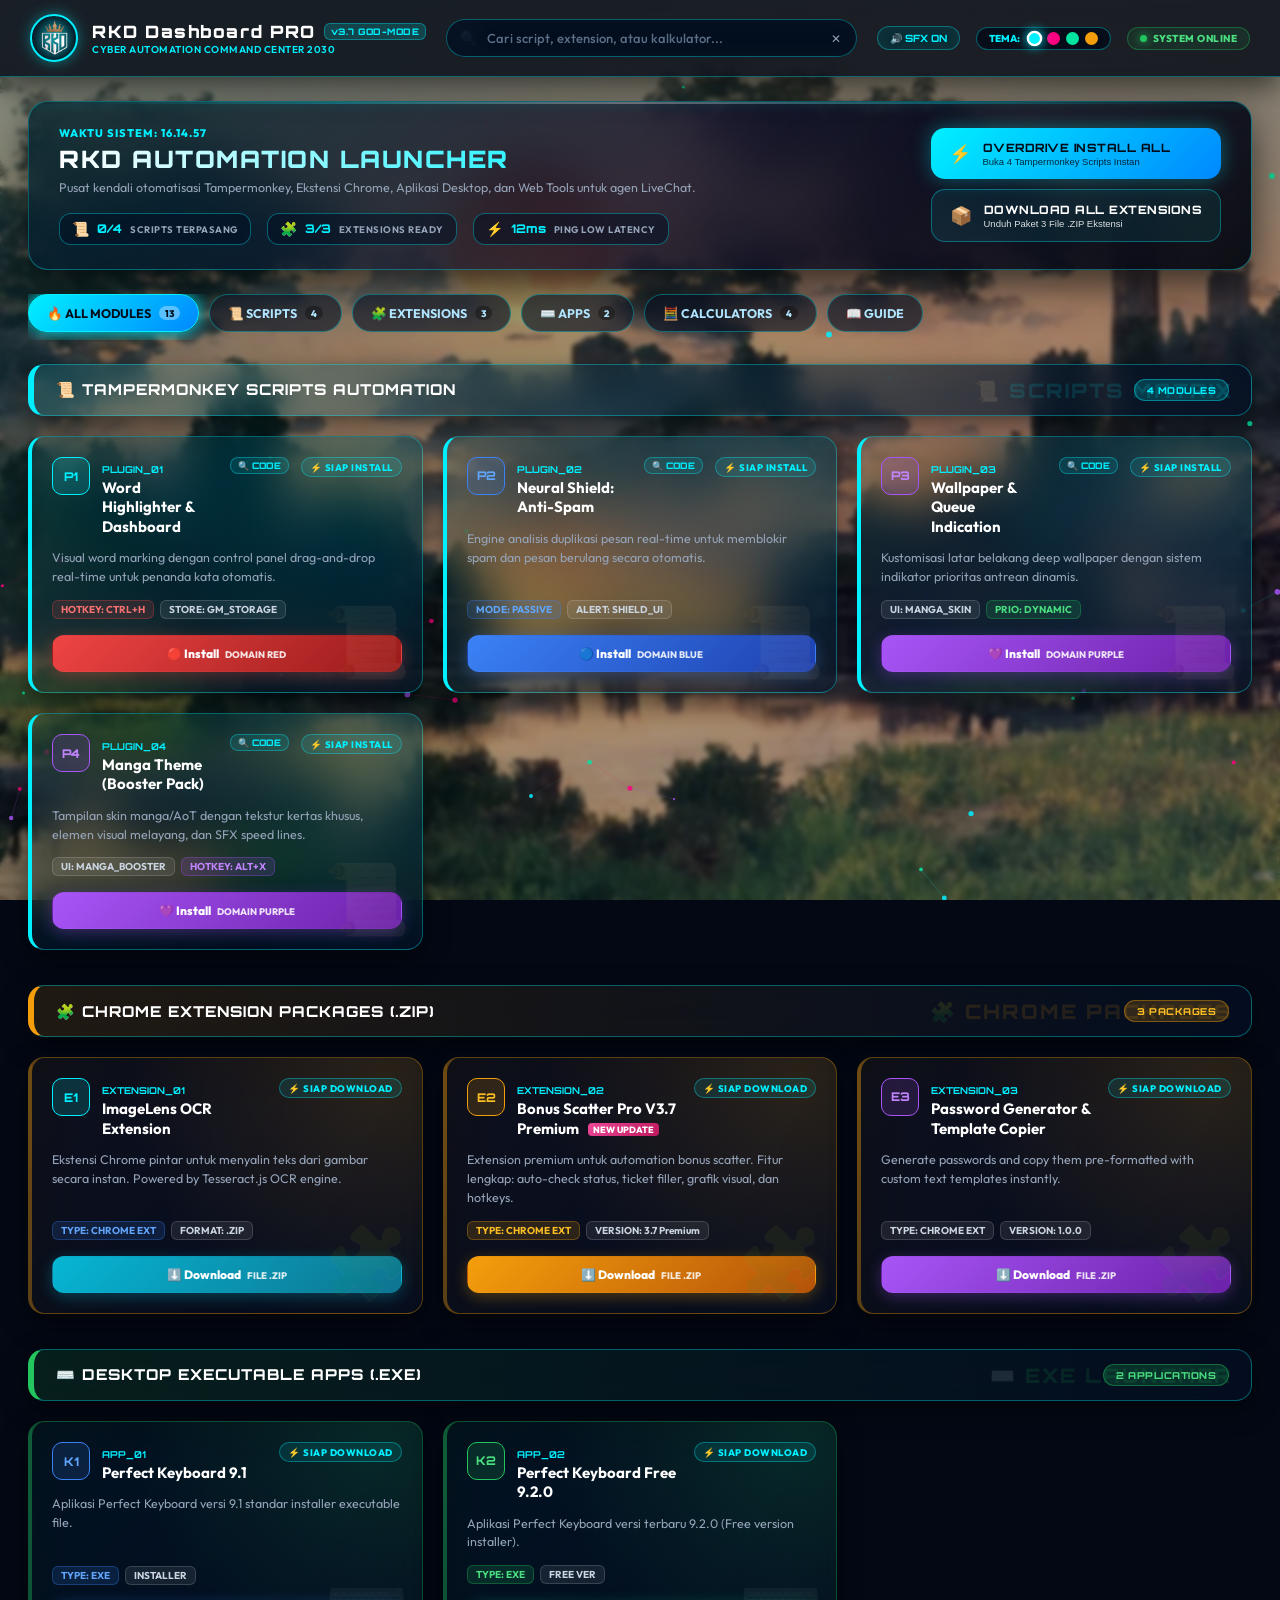
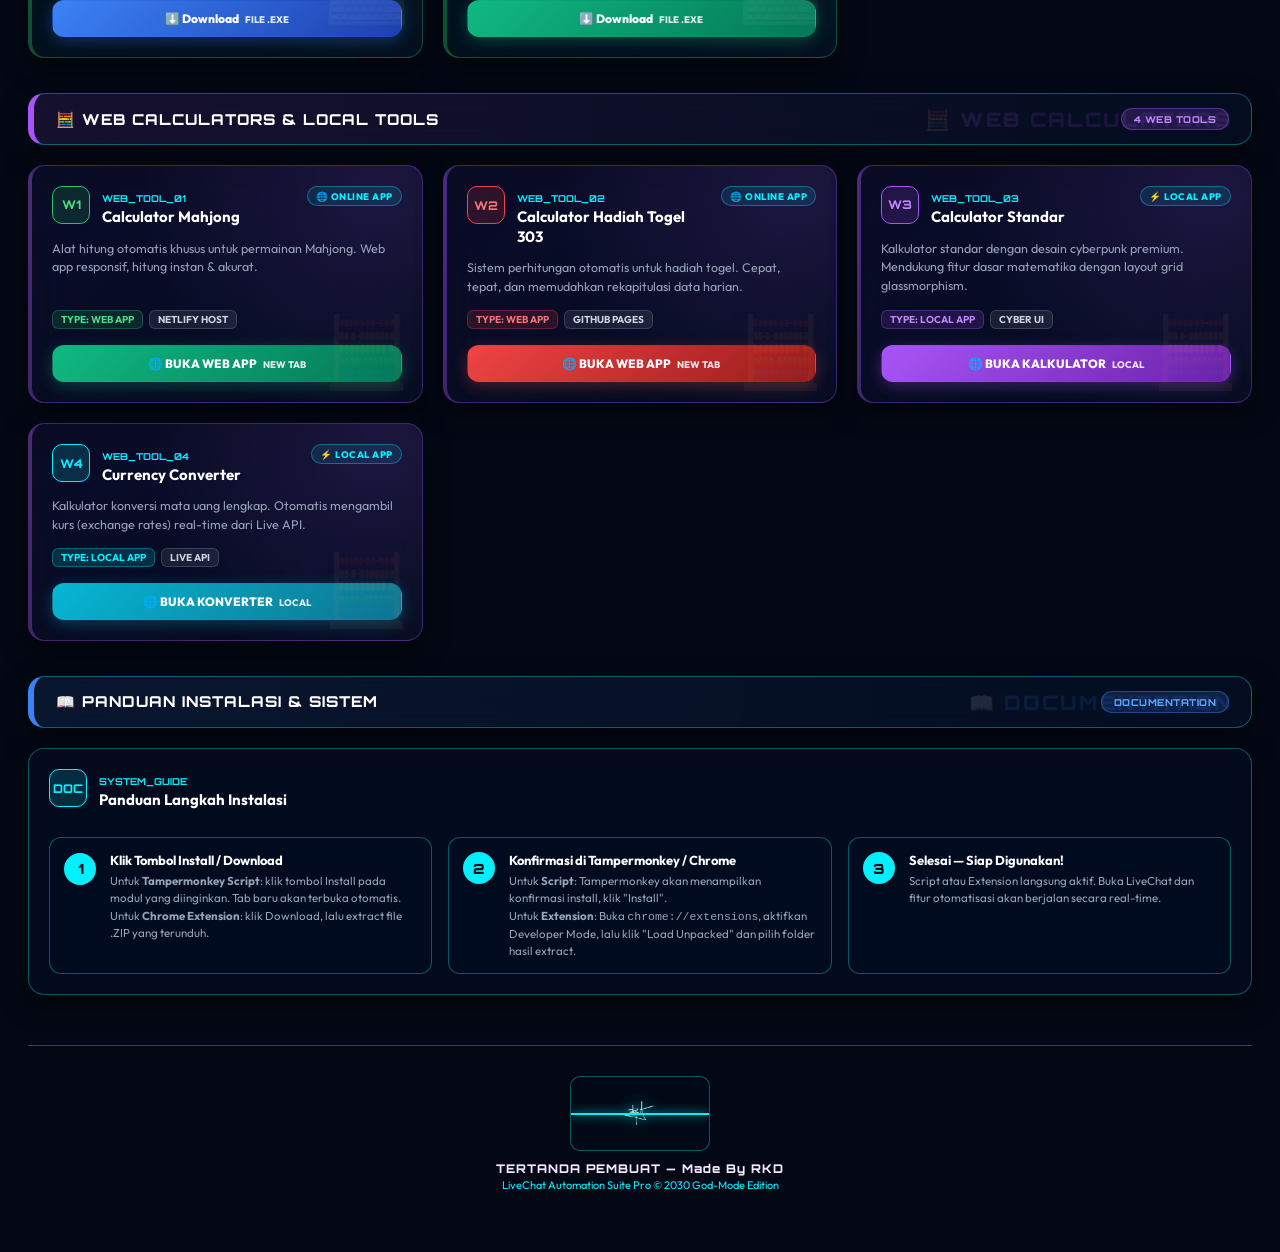
<file: index.html>
<!DOCTYPE html>
<html lang="id">
<head>
<meta charset="UTF-8">
<meta name="viewport" content="width=device-width, initial-scale=1.0">
<title>RKD Suite God-Mode 2030 — Cyber Automation Suite</title>
<meta name="description" content="God-Mode Cyberpunk Automation Suite for LiveChat scripts, Chrome extensions, and tools by RKD.">
<link rel="icon" type="image/png" href="rkd_logo_transparent.png">
<link rel="stylesheet" href="dashboard.css">
</head>
<body data-theme="cyan">
<div class="cyber-bg"></div>

<!-- FEATURE 1: 60FPS MATRIX PARTICLE CANVAS -->
<canvas id="cyberMatrixCanvas"></canvas>

<!-- ===== ULTIMATE TOP CONTROL CENTER (FULL WIDTH) ===== -->
<header class="ultimate-topbar">
  <div class="topbar-left">
    <div class="topbar-logo-circle">
      <img src="rkd_logo_transparent.png" alt="RKD Logo" class="topbar-logo-img">
    </div>
    <div class="topbar-brand-group">
      <div class="topbar-brand-title">RKD Dashboard PRO <span class="v-badge">v3.7 GOD-MODE</span></div>
      <div class="topbar-brand-sub">CYBER AUTOMATION COMMAND CENTER 2030</div>
    </div>
  </div>

  <!-- LIVE INSTANT SEARCH BAR -->
  <div class="topbar-search-wrap">
    <span class="search-icon">🔍</span>
    <input type="text" id="liveSearchInput" class="topbar-search-input" placeholder="Cari script, extension, atau kalkulator..." oninput="filterModules()">
    <span class="search-clear-btn" onclick="clearSearch()" title="Clear search">✕</span>
  </div>

  <div class="topbar-right-group">
    <button type="button" id="sfxToggleBtn" class="sfx-toggle-btn" onclick="toggleSFX()" title="Toggle Cyber Sound Effects">🔊 SFX ON</button>
    <div class="theme-switcher-bar">
      <span class="theme-label">TEMA:</span>
      <div class="theme-dots">
        <button type="button" class="theme-dot active" data-theme="cyan" title="Cyan Cyberpunk" style="background:#00f0ff;"></button>
        <button type="button" class="theme-dot" data-theme="pink" title="Pink Cyberpunk" style="background:#ff007f;"></button>
        <button type="button" class="theme-dot" data-theme="green" title="Matrix Hacker Green" style="background:#00e5a0;"></button>
        <button type="button" class="theme-dot" data-theme="gold" title="Sultan Gold" style="background:#f59e0b;"></button>
      </div>
    </div>
    <div class="system-status-pill">
      <span class="status-dot"></span>
      <span class="status-text">SYSTEM ONLINE</span>
    </div>
  </div>
</header>

<!-- ===== MAIN CONTAINER ===== -->
<main class="ultimate-container">

  <!-- ===== HERO SPOTLIGHT & OVERDRIVE BAR ===== -->
  <section class="ultimate-hero">
    <div class="radar-scanline-horizontal"></div>
    <div class="hero-inner">
      <div class="hero-left">
        <div class="hero-welcome">WAKTU SISTEM: <span id="cyberClock">00:00:00</span></div>
        <h1 class="hero-main-title">RKD AUTOMATION LAUNCHER</h1>
        <p class="hero-main-desc">Pusat kendali otomatisasi Tampermonkey, Ekstensi Chrome, Aplikasi Desktop, dan Web Tools untuk agen LiveChat.</p>
        <div class="telemetry-bar">
          <div class="telemetry-item">
            <span class="t-icon">📜</span>
            <span class="t-val hud-ring-text-scripts">0/4</span>
            <span class="t-lbl">SCRIPTS TERPASANG</span>
          </div>
          <div class="telemetry-item">
            <span class="t-icon">🧩</span>
            <span class="t-val">3/3</span>
            <span class="t-lbl">EXTENSIONS READY</span>
          </div>
          <div class="telemetry-item">
            <span class="t-icon">⚡</span>
            <span class="t-val">12ms</span>
            <span class="t-lbl">PING LOW LATENCY</span>
          </div>
        </div>
      </div>
      <div class="hero-right">
        <button type="button" class="btn-overdrive-main" onclick="installAll()">
          <span class="btn-icon">⚡</span>
          <div class="btn-txt-wrap">
            <span class="btn-title">OVERDRIVE INSTALL ALL</span>
            <span class="btn-sub">Buka 4 Tampermonkey Scripts Instan</span>
          </div>
        </button>
        <button type="button" class="btn-overdrive-sub" onclick="downloadAllExtensions()">
          <span class="btn-icon">📦</span>
          <div class="btn-txt-wrap">
            <span class="btn-title">DOWNLOAD ALL EXTENSIONS</span>
            <span class="btn-sub">Unduh Paket 3 File .ZIP Ekstensi</span>
          </div>
        </button>
      </div>
    </div>
  </section>

  <!-- ===== CATEGORY PILL NAVIGATION ===== -->
  <nav class="category-nav-bar">
    <button type="button" class="cat-pill active" onclick="switchCategory('all', this)">
      <span>🔥 ALL MODULES</span> <span class="cat-count">13</span>
    </button>
    <button type="button" class="cat-pill" onclick="switchCategory('scripts', this)">
      <span>📜 SCRIPTS</span> <span class="cat-count">4</span>
    </button>
    <button type="button" class="cat-pill" onclick="switchCategory('extensions', this)">
      <span>🧩 EXTENSIONS</span> <span class="cat-count">3</span>
    </button>
    <button type="button" class="cat-pill" onclick="switchCategory('keyboard', this)">
      <span>⌨️ APPS</span> <span class="cat-count">2</span>
    </button>
    <button type="button" class="cat-pill" onclick="switchCategory('tools', this)">
      <span>🧮 CALCULATORS</span> <span class="cat-count">4</span>
    </button>
    <button type="button" class="cat-pill" onclick="switchCategory('guide', this)">
      <span>📖 GUIDE</span>
    </button>
  </nav>

  <!-- ===== SCRIPTS ===== -->
  <div class="category-section-block" data-category="scripts">
    <div class="cat-section-header scripts-hdr">
      <h2>📜 TAMPERMONKEY SCRIPTS AUTOMATION</h2>
      <span class="sec-badge cyan">4 MODULES</span>
    </div>
    <div class="ultimate-grid">
      <div class="module-card card-type-scripts" data-search="word highlighter lapak1 ctrl+h gm_storage plugin_01 domain red">
        <div class="card-top">
          <div class="badge-emblem cyan">P1</div>
          <div class="card-title-group">
            <span class="card-code">PLUGIN_01</span>
            <h3 class="card-title">Word Highlighter & Dashboard</h3>
          </div>
          <button type="button" class="btn-inspect-trigger" onclick="inspectModule('PLUGIN_01', 'Word Highlighter & Dashboard', 'Visual word marking dengan control panel drag-and-drop real-time.')" title="Pratinjau Kode">🔍 CODE</button>
          <span class="card-status-badge ready" id="status-lapak1">⚡ SIAP INSTALL</span>
        </div>
        <p class="card-description">Visual word marking dengan control panel drag-and-drop real-time untuk penanda kata otomatis.</p>
        <div class="card-tag-row">
          <span class="tag red">HOTKEY: CTRL+H</span>
          <span class="tag">STORE: GM_STORAGE</span>
        </div>
        <div class="card-footer">
          <a href="lapak1.user.js" class="btn-card btn-red" id="install-btn-lapak1" data-install-key="lapak1">
            🔴 Install <span class="btn-sub">DOMAIN RED</span>
          </a>
        </div>
      </div>

      <div class="module-card card-type-scripts" data-search="neural shield anti-spam lapak2 passive shield_ui plugin_02 domain blue">
        <div class="card-top">
          <div class="badge-emblem blue">P2</div>
          <div class="card-title-group">
            <span class="card-code">PLUGIN_02</span>
            <h3 class="card-title">Neural Shield: Anti-Spam</h3>
          </div>
          <button type="button" class="btn-inspect-trigger" onclick="inspectModule('PLUGIN_02', 'Neural Shield: Anti-Spam', 'Engine analisis duplikasi pesan real-time untuk memblokir spam.')" title="Pratinjau Kode">🔍 CODE</button>
          <span class="card-status-badge ready" id="status-lapak2">⚡ SIAP INSTALL</span>
        </div>
        <p class="card-description">Engine analisis duplikasi pesan real-time untuk memblokir spam dan pesan berulang secara otomatis.</p>
        <div class="card-tag-row">
          <span class="tag blue">MODE: PASSIVE</span>
          <span class="tag">ALERT: SHIELD_UI</span>
        </div>
        <div class="card-footer">
          <a href="lapak2.user.js" class="btn-card btn-blue" id="install-btn-lapak2" data-install-key="lapak2">
            🔵 Install <span class="btn-sub">DOMAIN BLUE</span>
          </a>
        </div>
      </div>

      <div class="module-card card-type-scripts" data-search="wallpaper queue indication lapak3 manga_skin dynamic plugin_03 domain purple">
        <div class="card-top">
          <div class="badge-emblem purple">P3</div>
          <div class="card-title-group">
            <span class="card-code">PLUGIN_03</span>
            <h3 class="card-title">Wallpaper & Queue Indication</h3>
          </div>
          <button type="button" class="btn-inspect-trigger" onclick="inspectModule('PLUGIN_03', 'Wallpaper & Queue Indication', 'Kustomisasi latar belakang deep wallpaper dengan indikator antrean.')" title="Pratinjau Kode">🔍 CODE</button>
          <span class="card-status-badge ready" id="status-lapak3">⚡ SIAP INSTALL</span>
        </div>
        <p class="card-description">Kustomisasi latar belakang deep wallpaper dengan sistem indikator prioritas antrean dinamis.</p>
        <div class="card-tag-row">
          <span class="tag">UI: MANGA_SKIN</span>
          <span class="tag green">PRIO: DYNAMIC</span>
        </div>
        <div class="card-footer">
          <a href="lapak3.user.js" class="btn-card btn-purple" id="install-btn-lapak3" data-install-key="lapak3">
            💜 Install <span class="btn-sub">DOMAIN PURPLE</span>
          </a>
        </div>
      </div>

      <div class="module-card card-type-scripts" data-search="manga theme booster pack lapak4 alt+x manga_booster plugin_04 domain purple">
        <div class="card-top">
          <div class="badge-emblem purple">P4</div>
          <div class="card-title-group">
            <span class="card-code">PLUGIN_04</span>
            <h3 class="card-title">Manga Theme (Booster Pack)</h3>
          </div>
          <button type="button" class="btn-inspect-trigger" onclick="inspectModule('PLUGIN_04', 'Manga Theme (Booster Pack)', 'Tampilan skin manga/AoT dengan tekstur kertas khusus & SFX speed lines.')" title="Pratinjau Kode">🔍 CODE</button>
          <span class="card-status-badge ready" id="status-lapak4">⚡ SIAP INSTALL</span>
        </div>
        <p class="card-description">Tampilan skin manga/AoT dengan tekstur kertas khusus, elemen visual melayang, dan SFX speed lines.</p>
        <div class="card-tag-row">
          <span class="tag">UI: MANGA_BOOSTER</span>
          <span class="tag purple">HOTKEY: ALT+X</span>
        </div>
        <div class="card-footer">
          <a href="lapak4.user.js" class="btn-card btn-purple" id="install-btn-lapak4" data-install-key="lapak4">
            💜 Install <span class="btn-sub">DOMAIN PURPLE</span>
          </a>
        </div>
      </div>
    </div>
  </div>

  <!-- ===== EXTENSIONS ===== -->
  <div class="category-section-block" data-category="extensions">
    <div class="cat-section-header extensions-hdr">
      <h2>🧩 CHROME EXTENSION PACKAGES (.ZIP)</h2>
      <span class="sec-badge gold">3 PACKAGES</span>
    </div>
    <div class="ultimate-grid">
      <div class="module-card card-type-extensions" data-search="imagelens ocr extension chrome ext .zip tesseract">
        <div class="card-top">
          <div class="badge-emblem cyan">E1</div>
          <div class="card-title-group">
            <span class="card-code">EXTENSION_01</span>
            <h3 class="card-title">ImageLens OCR Extension</h3>
          </div>
          <span class="card-status-badge ready" id="status-ocr">⚡ SIAP DOWNLOAD</span>
        </div>
        <p class="card-description">Ekstensi Chrome pintar untuk menyalin teks dari gambar secara instan. Powered by Tesseract.js OCR engine.</p>
        <div class="card-tag-row">
          <span class="tag blue">TYPE: CHROME EXT</span>
          <span class="tag">FORMAT: .ZIP</span>
        </div>
        <div class="card-footer">
          <a href="imagelens-ocr.zip" download class="btn-card btn-cyan" id="install-btn-ocr" data-install-key="ocr">
            ⬇️ Download <span class="btn-sub">FILE .ZIP</span>
          </a>
        </div>
      </div>

      <div class="module-card card-type-extensions" data-search="bonus scatter pro v3.7 premium chrome ext automation">
        <div class="card-top">
          <div class="badge-emblem gold">E2</div>
          <div class="card-title-group">
            <span class="card-code">EXTENSION_02</span>
            <h3 class="card-title">Bonus Scatter Pro V3.7 Premium <span class="new-tag">NEW UPDATE</span></h3>
          </div>
          <span class="card-status-badge ready" id="status-scatter">⚡ SIAP DOWNLOAD</span>
        </div>
        <p class="card-description">Extension premium untuk automation bonus scatter. Fitur lengkap: auto-check status, ticket filler, grafik visual, dan hotkeys.</p>
        <div class="card-tag-row">
          <span class="tag gold">TYPE: CHROME EXT</span>
          <span class="tag">VERSION: 3.7 Premium</span>
        </div>
        <div class="card-footer">
          <a href="Bonus_Scatter_ProV2.zip" download class="btn-card btn-gold" id="install-btn-scatter" data-install-key="scatter">
            ⬇️ Download <span class="btn-sub">FILE .ZIP</span>
          </a>
        </div>
      </div>

      <div class="module-card card-type-extensions" data-search="password generator template copier chrome ext">
        <div class="card-top">
          <div class="badge-emblem purple">E3</div>
          <div class="card-title-group">
            <span class="card-code">EXTENSION_03</span>
            <h3 class="card-title">Password Generator & Template Copier</h3>
          </div>
          <span class="card-status-badge ready" id="status-passgen">⚡ SIAP DOWNLOAD</span>
        </div>
        <p class="card-description">Generate passwords and copy them pre-formatted with custom text templates instantly.</p>
        <div class="card-tag-row">
          <span class="tag">TYPE: CHROME EXT</span>
          <span class="tag">VERSION: 1.0.0</span>
        </div>
        <div class="card-footer">
          <a href="password_generator.zip" download class="btn-card btn-purple" id="install-btn-passgen" data-install-key="passgen">
            ⬇️ Download <span class="btn-sub">FILE .ZIP</span>
          </a>
        </div>
      </div>
    </div>
  </div>

  <!-- ===== APPS ===== -->
  <div class="category-section-block" data-category="keyboard">
    <div class="cat-section-header apps-hdr">
      <h2>⌨️ DESKTOP EXECUTABLE APPS (.EXE)</h2>
      <span class="sec-badge green">2 APPLICATIONS</span>
    </div>
    <div class="ultimate-grid">
      <div class="module-card card-type-apps" data-search="perfect keyboard 9.1 app_01 exe installer">
        <div class="card-top">
          <div class="badge-emblem blue">K1</div>
          <div class="card-title-group">
            <span class="card-code">APP_01</span>
            <h3 class="card-title">Perfect Keyboard 9.1</h3>
          </div>
          <span class="card-status-badge ready">⚡ SIAP DOWNLOAD</span>
        </div>
        <p class="card-description">Aplikasi Perfect Keyboard versi 9.1 standar installer executable file.</p>
        <div class="card-tag-row">
          <span class="tag blue">TYPE: EXE</span>
          <span class="tag">INSTALLER</span>
        </div>
        <div class="card-footer">
          <a href="pk versi 9.1.exe" download class="btn-card btn-blue">
            ⬇️ Download <span class="btn-sub">FILE .EXE</span>
          </a>
        </div>
      </div>

      <div class="module-card card-type-apps" data-search="perfect keyboard free 9.2.0 app_02 exe free">
        <div class="card-top">
          <div class="badge-emblem green">K2</div>
          <div class="card-title-group">
            <span class="card-code">APP_02</span>
            <h3 class="card-title">Perfect Keyboard Free 9.2.0</h3>
          </div>
          <span class="card-status-badge ready">⚡ SIAP DOWNLOAD</span>
        </div>
        <p class="card-description">Aplikasi Perfect Keyboard versi terbaru 9.2.0 (Free version installer).</p>
        <div class="card-tag-row">
          <span class="tag green">TYPE: EXE</span>
          <span class="tag">FREE VER</span>
        </div>
        <div class="card-footer">
          <a href="pk_free versi 9.2.0.exe" download class="btn-card btn-green">
            ⬇️ Download <span class="btn-sub">FILE .EXE</span>
          </a>
        </div>
      </div>
    </div>
  </div>

  <!-- ===== CALCULATORS ===== -->
  <div class="category-section-block" data-category="tools">
    <div class="cat-section-header tools-hdr">
      <h2>🧮 WEB CALCULATORS & LOCAL TOOLS</h2>
      <span class="sec-badge purple">4 WEB TOOLS</span>
    </div>
    <div class="ultimate-grid">
      <div class="module-card card-type-tools" data-search="calculator mahjong web_tool_01 web app netlify">
        <div class="card-top">
          <div class="badge-emblem green">W1</div>
          <div class="card-title-group">
            <span class="card-code">WEB_TOOL_01</span>
            <h3 class="card-title">Calculator Mahjong</h3>
          </div>
          <span class="card-status-badge ready">🌐 ONLINE APP</span>
        </div>
        <p class="card-description">Alat hitung otomatis khusus untuk permainan Mahjong. Web app responsif, hitung instan & akurat.</p>
        <div class="card-tag-row">
          <span class="tag green">TYPE: WEB APP</span>
          <span class="tag">NETLIFY HOST</span>
        </div>
        <div class="card-footer">
          <a href="https://calculatormahjong.netlify.app/" target="_blank" class="btn-card btn-green">
            🌐 BUKA WEB APP <span class="btn-sub">NEW TAB</span>
          </a>
        </div>
      </div>

      <div class="module-card card-type-tools" data-search="calculator hadiah togel 303 web_tool_02 web app github pages">
        <div class="card-top">
          <div class="badge-emblem red">W2</div>
          <div class="card-title-group">
            <span class="card-code">WEB_TOOL_02</span>
            <h3 class="card-title">Calculator Hadiah Togel 303</h3>
          </div>
          <span class="card-status-badge ready">🌐 ONLINE APP</span>
        </div>
        <p class="card-description">Sistem perhitungan otomatis untuk hadiah togel. Cepat, tepat, dan memudahkan rekapitulasi data harian.</p>
        <div class="card-tag-row">
          <span class="tag red">TYPE: WEB APP</span>
          <span class="tag">GITHUB PAGES</span>
        </div>
        <div class="card-footer">
          <a href="https://rkd253.github.io/calculatorhadiahtogel303/file%20upload/" target="_blank" class="btn-card btn-red">
            🌐 BUKA WEB APP <span class="btn-sub">NEW TAB</span>
          </a>
        </div>
      </div>

      <div class="module-card card-type-tools" data-search="calculator standar web_tool_03 local app cyber ui">
        <div class="card-top">
          <div class="badge-emblem purple">W3</div>
          <div class="card-title-group">
            <span class="card-code">WEB_TOOL_03</span>
            <h3 class="card-title">Calculator Standar</h3>
          </div>
          <span class="card-status-badge ready">⚡ LOCAL APP</span>
        </div>
        <p class="card-description">Kalkulator standar dengan desain cyberpunk premium. Mendukung fitur dasar matematika dengan layout grid glassmorphism.</p>
        <div class="card-tag-row">
          <span class="tag purple">TYPE: LOCAL APP</span>
          <span class="tag">CYBER UI</span>
        </div>
        <div class="card-footer">
          <a href="calc-standard.html" class="btn-card btn-purple">
            🌐 BUKA KALKULATOR <span class="btn-sub">LOCAL</span>
          </a>
        </div>
      </div>

      <div class="module-card card-type-tools" data-search="currency converter web_tool_04 local app live api">
        <div class="card-top">
          <div class="badge-emblem cyan">W4</div>
          <div class="card-title-group">
            <span class="card-code">WEB_TOOL_04</span>
            <h3 class="card-title">Currency Converter</h3>
          </div>
          <span class="card-status-badge ready">⚡ LOCAL APP</span>
        </div>
        <p class="card-description">Kalkulator konversi mata uang lengkap. Otomatis mengambil kurs (exchange rates) real-time dari Live API.</p>
        <div class="card-tag-row">
          <span class="tag cyan">TYPE: LOCAL APP</span>
          <span class="tag">LIVE API</span>
        </div>
        <div class="card-footer">
          <a href="calc-currency.html" class="btn-card btn-cyan">
            🌐 BUKA KONVERTER <span class="btn-sub">LOCAL</span>
          </a>
        </div>
      </div>
    </div>
  </div>

  <!-- ===== GUIDE ===== -->
  <div class="category-section-block" data-category="guide">
    <div class="cat-section-header guide-hdr">
      <h2>📖 PANDUAN INSTALASI & SISTEM</h2>
      <span class="sec-badge blue">DOCUMENTATION</span>
    </div>
    <div class="ultimate-grid">
      <div class="module-card guide-full-card" data-search="panduan install step tampermonkey chrome extension">
        <div class="card-top">
          <div class="badge-emblem cyan">DOC</div>
          <div class="card-title-group">
            <span class="card-code">SYSTEM_GUIDE</span>
            <h3 class="card-title">Panduan Langkah Instalasi</h3>
          </div>
        </div>
        <div class="guide-steps-grid">
          <div class="guide-step">
            <div class="step-num">1</div>
            <div class="step-content">
              <h4>Klik Tombol Install / Download</h4>
              <p>Untuk <strong>Tampermonkey Script</strong>: klik tombol Install pada modul yang diinginkan. Tab baru akan terbuka otomatis.<br>Untuk <strong>Chrome Extension</strong>: klik Download, lalu extract file .ZIP yang terunduh.</p>
            </div>
          </div>
          <div class="guide-step">
            <div class="step-num">2</div>
            <div class="step-content">
              <h4>Konfirmasi di Tampermonkey / Chrome</h4>
              <p>Untuk <strong>Script</strong>: Tampermonkey akan menampilkan konfirmasi install, klik "Install".<br>Untuk <strong>Extension</strong>: Buka <code>chrome://extensions</code>, aktifkan Developer Mode, lalu klik "Load Unpacked" dan pilih folder hasil extract.</p>
            </div>
          </div>
          <div class="guide-step">
            <div class="step-num">3</div>
            <div class="step-content">
              <h4>Selesai — Siap Digunakan!</h4>
              <p>Script atau Extension langsung aktif. Buka LiveChat dan fitur otomatisasi akan berjalan secara real-time.</p>
            </div>
          </div>
        </div>
      </div>
    </div>
  </div>

  <div class="no-results-msg" id="noResultsMsg" style="display: none;">
    <div class="no-results-icon">🔍</div>
    <h3>Modul Tidak Ditemukan</h3>
    <p>Tidak ada script, extension, atau kalkulator yang cocok dengan kata kunci pencarian kamu.</p>
  </div>

  <footer class="ultimate-footer">
    <div class="sig-scanner-frame">
      <div class="sig-scanner-line"></div>
      <img src="signature.png" alt="RKD Signature" class="sig-img">
    </div>
    <div class="sig-title">TERTANDA PEMBUAT — Made By RKD</div>
    <div class="sig-sub">LiveChat Automation Suite Pro © 2030 God-Mode Edition</div>
  </footer>

</main>

<!-- INSPECT MODAL -->
<div class="modal-overlay" id="inspectModal" onclick="closeInspectModal(event)">
  <div class="modal-card" onclick="event.stopPropagation()">
    <div class="modal-header">
      <div class="modal-title-group">
        <span class="modal-badge" id="modalBadge">PLUGIN_01</span>
        <h3 class="modal-title" id="modalTitle">Module Code Inspector</h3>
      </div>
      <button type="button" class="modal-close-btn" onclick="closeInspectModal()">✕</button>
    </div>
    <div class="modal-body">
      <div class="modal-info-row">
        <div class="info-pill"><span>STATUS:</span> <strong id="modalStatus">SIAP INSTALL</strong></div>
        <div class="info-pill"><span>AUTHOR:</span> <strong>RKD Dashboard PRO</strong></div>
        <div class="info-pill"><span>VERSION:</span> <strong>7 GOD-MODE</strong></div>
      </div>
      <div class="code-box-wrap">
        <div class="code-box-header">
          <span>📜 MANIFEST & SCRIPT HEADER</span>
          <button type="button" class="btn-copy-code" onclick="copyModalCode()">📋 COPY CODE</button>
        </div>
        <pre class="code-box-content" id="modalCodeSnippet">// Loading manifest...</pre>
      </div>
    </div>
  </div>
</div>

<div id="toast"></div>

<script>
const canvas = document.getElementById('cyberMatrixCanvas');
if (canvas) {
  const ctx = canvas.getContext('2d');
  let width = canvas.width = window.innerWidth;
  let height = canvas.height = window.innerHeight;
  let mouse = { x: width/2, y: height/2, radius: 140 };
  window.addEventListener('resize', () => { width = canvas.width = window.innerWidth; height = canvas.height = window.innerHeight; });
  window.addEventListener('mousemove', (e) => { mouse.x = e.clientX; mouse.y = e.clientY; });
  const particles = [];
  const particleCount = Math.min(75, Math.floor(width/22));
  for (let i = 0; i < particleCount; i++) {
    particles.push({ x: Math.random()*width, y: Math.random()*height, vx: (Math.random()-0.5)*1.1, vy: (Math.random()-0.5)*1.1, size: Math.random()*2+1, color: ['#00f0ff','#ff007f','#00e5a0','#a855f7'][Math.floor(Math.random()*4)] });
  }
  function renderMatrixCanvas() {
    ctx.clearRect(0, 0, width, height);
    for (let i = 0; i < particles.length; i++) {
      let p = particles[i];
      p.x += p.vx; p.y += p.vy;
      if (p.x < 0 || p.x > width) p.vx *= -1;
      if (p.y < 0 || p.y > height) p.vy *= -1;
      ctx.beginPath(); ctx.arc(p.x, p.y, p.size, 0, Math.PI*2);
      ctx.fillStyle = p.color; ctx.fill();
      let dx = mouse.x - p.x, dy = mouse.y - p.y, dist = Math.sqrt(dx*dx+dy*dy);
      if (dist < mouse.radius) { ctx.beginPath(); ctx.moveTo(p.x,p.y); ctx.lineTo(mouse.x,mouse.y); ctx.strokeStyle = p.color; ctx.lineWidth = 0.5*(1-dist/mouse.radius); ctx.stroke(); }
      for (let j = i+1; j < particles.length; j++) {
        let p2 = particles[j], pdx = p2.x-p.x, pdy = p2.y-p.y, pdist = Math.sqrt(pdx*pdx+pdy*pdy);
        if (pdist < 90) { ctx.beginPath(); ctx.moveTo(p.x,p.y); ctx.lineTo(p2.x,p2.y); ctx.strokeStyle = p.color; ctx.lineWidth = 0.35*(1-pdist/90); ctx.stroke(); }
      }
    }
    requestAnimationFrame(renderMatrixCanvas);
  }
  renderMatrixCanvas();
}

let audioCtx = null;
let sfxEnabled = localStorage.getItem('rkdSFX') !== 'false';
function initAudio() { if (!audioCtx) { const AC = window.AudioContext || window.webkitAudioContext; if (AC) audioCtx = new AC(); } }
function playBleep(freq=800, type='sine', duration=0.08) {
  if (!sfxEnabled) return;
  try { initAudio(); if (audioCtx && audioCtx.state==='suspended') audioCtx.resume(); const osc=audioCtx.createOscillator(), gain=audioCtx.createGain(); osc.type=type; osc.frequency.setValueAtTime(freq,audioCtx.currentTime); gain.gain.setValueAtTime(0.06,audioCtx.currentTime); gain.gain.exponentialRampToValueAtTime(0.001,audioCtx.currentTime+duration); osc.connect(gain); gain.connect(audioCtx.destination); osc.start(); osc.stop(audioCtx.currentTime+duration); } catch(e) {}
}
function playWarpSFX() {
  if (!sfxEnabled) return;
  try { initAudio(); if (audioCtx && audioCtx.state==='suspended') audioCtx.resume(); const osc=audioCtx.createOscillator(), gain=audioCtx.createGain(); osc.type='sawtooth'; osc.frequency.setValueAtTime(300,audioCtx.currentTime); osc.frequency.exponentialRampToValueAtTime(1400,audioCtx.currentTime+0.35); gain.gain.setValueAtTime(0.1,audioCtx.currentTime); gain.gain.exponentialRampToValueAtTime(0.001,audioCtx.currentTime+0.35); osc.connect(gain); gain.connect(audioCtx.destination); osc.start(); osc.stop(audioCtx.currentTime+0.35); } catch(e) {}
}
function toggleSFX() {
  sfxEnabled = !sfxEnabled; localStorage.setItem('rkdSFX', sfxEnabled?'true':'false');
  const btn = document.getElementById('sfxToggleBtn');
  if (btn) { btn.textContent = sfxEnabled ? '🔊 SFX ON' : '🔇 SFX MUTE'; btn.classList.toggle('muted', !sfxEnabled); }
  showToast(sfxEnabled ? '🔊 Efek suara cyber AKTIF' : '🔇 Efek suara DIBUNGKAM');
  if (sfxEnabled) playBleep(1000,'sine',0.1);
}

document.querySelectorAll('.module-card').forEach(card => {
  card.addEventListener('mouseenter', () => playBleep(600,'sine',0.05));
  card.addEventListener('mousemove', (e) => {
    const rect=card.getBoundingClientRect(), x=e.clientX-rect.left, y=e.clientY-rect.top;
    const rotateX=((y-rect.height/2)/rect.height*2)*-7, rotateY=((x-rect.width/2)/rect.width*2)*7;
    card.style.transform = `perspective(1000px) rotateX(${rotateX}deg) rotateY(${rotateY}deg) translateY(-6px)`;
  });
  card.addEventListener('mouseleave', () => { card.style.transform = 'perspective(1000px) rotateX(0deg) rotateY(0deg) translateY(0px)'; });
});

function inspectModule(codeName, titleName, descText, snippetCode) {
  initAudio(); playBleep(900,'triangle',0.1);
  const modal = document.getElementById('inspectModal');
  document.getElementById('modalBadge').textContent = codeName;
  document.getElementById('modalTitle').textContent = titleName;
  document.getElementById('modalCodeSnippet').textContent = snippetCode || `// ==UserScript==\n// @name         ${titleName}\n// @namespace    RKD_SUITE_GODMODE\n// @version      3.5.0 GOD-MODE\n// @author       Made By RKD\n// @match        *://*/*\n// @grant        GM_setValue\n// @grant        GM_getValue\n// ==/UserScript==\n\n/* Description: ${descText} */\n\n(function() {\n    'use strict';\n    console.log('[RKD_SUITE] Module ${codeName} loaded.');\n})();`;
  if (modal) modal.classList.add('show');
}
function closeInspectModal(e) { const modal=document.getElementById('inspectModal'); if(modal) modal.classList.remove('show'); playBleep(400,'sine',0.06); }
function copyModalCode() { const code=document.getElementById('modalCodeSnippet').textContent; navigator.clipboard.writeText(code).then(()=>{ showToast('📋 Potongan kode tersalin!'); playBleep(1200,'sine',0.1); }); }

function updateClock() { const now=new Date(), el=document.getElementById('cyberClock'); if(el) el.textContent=now.toLocaleTimeString('id-ID',{hour12:false}); }
setInterval(updateClock,1000); updateClock();

function switchCategory(cat, el) {
  playBleep(700,'sine',0.05);
  document.querySelectorAll('.cat-pill').forEach(p=>p.classList.remove('active'));
  if(el) el.classList.add('active');
  let visibleCount=0;
  document.querySelectorAll('.category-section-block').forEach(block => {
    const show = cat==='all' || block.dataset.category===cat;
    block.style.display = show ? 'block' : 'none';
    if(show) { block.querySelectorAll('.module-card').forEach(c=>c.style.display='flex'); visibleCount++; }
  });
  const noRes=document.getElementById('noResultsMsg'); if(noRes) noRes.style.display=(visibleCount===0)?'block':'none';
}

function filterModules() {
  const query=document.getElementById('liveSearchInput').value.toLowerCase().trim();
  let total=0;
  document.querySelectorAll('.category-section-block').forEach(block => {
    let blockVisible=0;
    block.querySelectorAll('.module-card').forEach(card => {
      const match = query==='' || ((card.dataset.search||'')+' '+card.innerText.toLowerCase()).includes(query);
      card.style.display = match ? 'flex' : 'none';
      if(match) blockVisible++;
    });
    block.style.display = blockVisible>0 ? 'block' : 'none';
    total += blockVisible;
  });
  const noRes=document.getElementById('noResultsMsg'); if(noRes) noRes.style.display=(total===0)?'block':'none';
}
function clearSearch() { const i=document.getElementById('liveSearchInput'); if(i){i.value='';filterModules();} }

function applyMainTheme(t) {
  document.body.setAttribute('data-theme',t);
  document.querySelectorAll('.theme-dot').forEach(d=>d.classList.toggle('active',d.dataset.theme===t));
  localStorage.setItem('rkdMainTheme',t);
}
document.querySelectorAll('.theme-dot').forEach(dot => {
  dot.addEventListener('click', ()=>{ applyMainTheme(dot.dataset.theme); playBleep(1100,'triangle',0.08); showToast(`🎨 Tema: ${dot.title}`); });
});
applyMainTheme(localStorage.getItem('rkdMainTheme')||'cyan');

function markInstalled(key) { localStorage.setItem('installed_'+key,'true'); updateInstallStatuses(); }
function updateInstallStatuses() {
  ['lapak1','lapak2','lapak3','lapak4','ocr','scatter','passgen'].forEach(key => {
    const inst=localStorage.getItem('installed_'+key)==='true';
    const badge=document.getElementById('status-'+key), btn=document.getElementById('install-btn-'+key);
    if(badge){ badge.className='card-status-badge '+(inst?'installed':'ready'); badge.textContent=inst?'✓ TERPASANG':(key.startsWith('lapak')?'⚡ SIAP INSTALL':'⚡ SIAP DOWNLOAD'); }
    if(btn&&inst) btn.classList.add('btn-installed');
  });
  const el=document.querySelector('.hud-ring-text-scripts');
  if(el) el.textContent=`${['lapak1','lapak2','lapak3','lapak4'].filter(k=>localStorage.getItem('installed_'+k)==='true').length}/4`;
}
document.querySelectorAll('a[data-install-key]').forEach(a => {
  a.addEventListener('click',()=>{ markInstalled(a.dataset.installKey); playBleep(1200,'sine',0.12); showToast(`⚡ Modul ${a.dataset.installKey.toUpperCase()} ditandai terpasang.`); });
});
updateInstallStatuses();

function installAll() {
  playWarpSFX();
  ['lapak1.user.js','lapak2.user.js','lapak3.user.js','lapak4.user.js'].forEach((url,i)=>setTimeout(()=>window.open(url,'_blank'),i*1200));
  showToast('📦 Membuka semua script...');
}
function downloadAllExtensions() {
  playWarpSFX();
  ['imagelens-ocr.zip','Bonus_Scatter_ProV2.zip','password_generator.zip'].forEach((url,i)=>setTimeout(()=>{ const a=document.createElement('a'); a.href=url; a.download=''; document.body.appendChild(a); a.click(); a.remove(); },i*1000));
  showToast('📦 Mengunduh semua extension bundle...');
}
function showToast(msg) {
  const t=document.getElementById('toast'); if(!t) return;
  t.textContent=msg; t.classList.add('show'); setTimeout(()=>t.classList.remove('show'),3000);
}
</script>
</body>
</html>
</file>
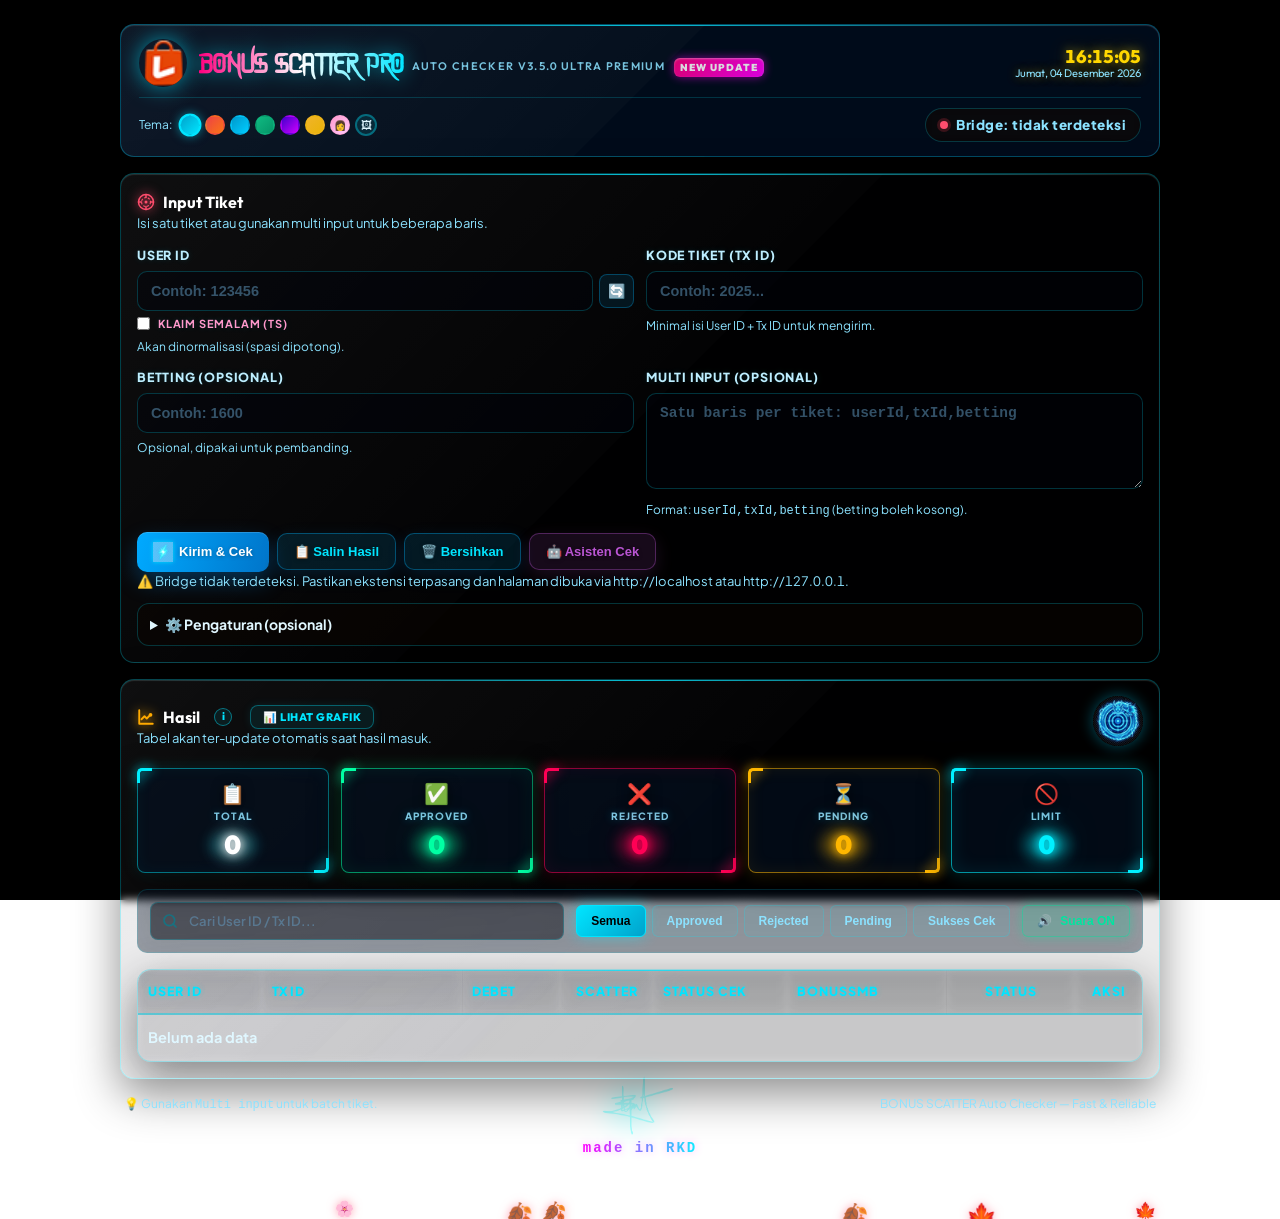
<file: Bonus_Scatter_ProV2/index.html>
<!DOCTYPE html>
<html lang="id">

<head>
  <meta charset="UTF-8" />
  <meta name="viewport" content="width=device-width, initial-scale=1" />
  <title>BONUS SCATTER — Checker</title>
  <meta name="description" content="Halaman input tiket untuk Bonus Scatter Auto Checker." />
  <link rel="stylesheet" href="index.css" />
</head>

<body class="bg-default">
  <div id="rocket" style="display:none">🚀</div>
  <!-- Background Layers -->
  <div id="bgLayer"></div>
  <video id="bgVideo" autoplay loop muted playsinline style="position:fixed; inset:0; width:100%; height:100%; object-fit:cover; z-index:0; display:none; pointer-events:none;"></video>
  <div id="bgOverlay"></div>

  <div class="wrap">
    <header>
      <!-- Row 1: Branding + Clock -->
      <div class="header-top">
        <div class="brand">
          <img class="logo" src="./lapak99_logo.png" alt="Logo" aria-hidden="true" />
          <div class="headerText">
            <div class="titleRow">
              <h1>BONUS SCATTER PRO</h1>
              <div class="subtitle">Auto Checker v3.5.0 Ultra Premium <span id="newBadge" class="badge-new-premium">NEW UPDATE</span></div>
            </div>
          </div>
        </div>
        <div class="digitalClockWrap">
          <div id="clockTime">00:00:00</div>
          <div id="clockDate">Senin, 01 Januari 2024</div>
        </div>
      </div>

      <!-- Row 2: BG Switcher + Status Badge -->
      <div class="header-bottom">
        <div class="bgSwitcher">
          <span class="bgLabel">Tema:</span>
          <div class="bgBtns">
            <div class="bgBtn active" data-bg="default" title="Night Scenery"></div>
            <div class="bgBtn" data-bg="fire" title="Samurai Fire Live"></div>
            <div class="bgBtn" data-bg="ocean" title="Samurai Live"></div>
            <div class="bgBtn" data-bg="forest" title="Samurai Fog"></div>
            <div class="bgBtn" data-bg="galaxy" title="Galaxy"></div>
            <div class="bgBtn" data-bg="gold" title="Samurai Gold Live"></div>
            <div class="bgBtn dasha" data-bg="dasha" title="Dasha Taran">👩</div>
            <div class="bgUploadBtn" title="Upload gambar background">🖼</div>
            <input type="file" id="bgImageInput" accept="image/*" style="display:none">
          </div>
        </div>
        <div class="badge" id="bridgeBadge">
          <span class="dot" id="bridgeDot"></span>
          <span id="bridgeText">Bridge: menunggu</span>
        </div>
      </div>
    </header>

    <main>
      <!-- Input Panel -->
      <section class="panel" aria-label="Aksi utama">
        <div class="panelHeader">
          <div>
            <h2 class="panelTitle" style="display: flex; align-items: center; gap: 8px;">
              <svg class="panel-header-icon target-icon" viewBox="0 0 24 24" width="18" height="18" style="filter: drop-shadow(0 0 6px #ff4d6d); overflow: visible;">
                <circle cx="12" cy="12" r="10" fill="none" stroke="#ff4d6d" stroke-width="2"></circle>
                <circle cx="12" cy="12" r="6" fill="none" stroke="#ff4d6d" stroke-dasharray="3 2" stroke-width="1.5"></circle>
                <path d="M12 2v4M12 18v4M2 12h4M18 12h4" stroke="#ff4d6d" stroke-width="2" stroke-linecap="round"></path>
                <circle cx="12" cy="12" r="2" fill="#ff4d6d"></circle>
              </svg>
              Input Tiket
            </h2>
            <p class="panelDesc">Isi satu tiket atau gunakan multi input untuk beberapa baris.</p>
          </div>
        </div>

        <div class="grid">
          <div class="input-with-action">
            <label for="userId">User ID</label>
            <div class="input-row-mini">
              <input id="userId" type="text" autocomplete="off" placeholder="Contoh: 123456" />
              <button type="button" id="resetUserIdBtn" class="btn-mini" title="Reset User ID">🔄</button>
            </div>
            <div style="display: flex; align-items: center; gap: 8px; margin-top: 5px;">
              <input type="checkbox" id="isTS" style="width: auto; margin: 0; cursor: pointer;" />
              <label for="isTS" style="font-size: 11px; font-weight: bold; margin: 0; cursor: pointer; color: #ff99cc; display: inline-flex; align-items: center; gap: 4px;">
                <span>Klaim Semalam (TS)</span>
              </label>
            </div>
            <p class="fieldHint">Akan dinormalisasi (spasi dipotong).</p>
          </div>
          <div>
            <label for="ticketCode">Kode Tiket (Tx ID)</label>
            <input id="ticketCode" type="text" autocomplete="off" placeholder="Contoh: 2025..." />
            <p class="fieldHint">Minimal isi User ID + Tx ID untuk mengirim.</p>
          </div>
          <div>
            <label for="betting">Betting (opsional)</label>
            <input id="betting" type="text" autocomplete="off" placeholder="Contoh: 1600" />
            <p class="fieldHint">Opsional, dipakai untuk pembanding.</p>
          </div>
          <div>
            <label for="bulk">Multi input (opsional)</label>
            <textarea id="bulk" placeholder="Satu baris per tiket: userId,txId,betting"></textarea>
            <p class="fieldHint">Format: <span class="mono">userId,txId,betting</span> (betting boleh kosong).</p>
          </div>
        </div>

        <div class="row">
          <button class="btn" id="sendBtn" type="button" style="display:flex;align-items:center;justify-content:center;gap:6px;">
            <img src="icon_lightning.png" style="width:20px;height:20px;object-fit:contain;mix-blend-mode:screen;filter:drop-shadow(0 0 2px rgba(0,212,255,0.8));">
            Kirim &amp; Cek
          </button>
          <button class="btn secondary" id="copyBtn" type="button">📋 Salin Hasil</button>
          <button type="button" id="clearBtn" class="btn secondary">🗑️ Bersihkan</button>
          <button type="button" id="assistantBtn" class="btn secondary" style="display:inline-flex; align-items:center; justify-content:center; gap:6px;">🤖 Asisten Cek</button>
          <button type="button" id="searchStatusBtn" class="btn secondary" style="display:none">🚀 Roket
            Pencari</button>
        </div>
        <p class="statusline rowGrow" id="status">Siap.</p>

        <details>
          <summary>⚙️ Pengaturan (opsional)</summary>
          <div class="grid" style="margin-top: 12px">
            <div>
              <label for="adminUrl">URL Dasar Admin</label>
              <input id="adminUrl" type="url" placeholder="https://lapak99.idrbo2.com/" />
            </div>
            <div>
              <label for="executorName">Nama Eksekutor</label>
              <input id="executorName" type="text" placeholder="Nama Anda" />
            </div>
            <div>
              <label for="startDate">Tanggal Mulai</label>
              <input id="startDate" type="date" />
            </div>
            <div>
              <label for="endDate">Tanggal Akhir</label>
              <input id="endDate" type="date" />
            </div>
            <div>
              <label for="yesterdayDate">Tanggal Semalam (Kemarin)</label>
              <input id="yesterdayDate" type="date" />
            </div>
            <div style="grid-column: 1 / -1">
              <label for="agentHeaders">Header Auth/Agent (paste)</label>
              <textarea id="agentHeaders"
                placeholder="Contoh:&#10;X-Access-Token&#10;&lt;token&gt;&#10;X-Agent-Pkid&#10;1&#10;X-Agent-Role&#10;Leader&#10;X-Agent-Suid&#10;WDBOS&#10;X-Agent-User&#10;username&#10;X-Agent-UserId&#10;1872..."></textarea>
            </div>
            <label class="switch-label" style="display:none">
              <input type="checkbox" id="autoStatusCheck" checked>
              <span class="switch-text">🚀 Roket Pencari Otomatis</span>
            </label>
            <div style="margin-top:14px; display:flex; gap:8px;">
              <button type="button" id="saveSettingsBtn" class="btn" style="flex:1">💾 Simpan Pengaturan</button>
            </div>
            <div id="savedConfigWrap" class="saved-config-wrap" style="display:none">
              <div class="saved-config-header">
                <span>✅ Pengaturan Tersimpan</span>
                <button type="button" id="copyConfigBtn" class="btn-copy-config" title="Salin konfigurasi">📋 Salin</button>
              </div>
              <pre id="savedConfigCode" class="saved-config-code"></pre>
            </div>
          </div>
        </details>
      </section>

      <!-- Floating Update Modal -->
      <div id="updateModal" class="update-modal-overlay" style="display: none;">
        <div class="update-modal-content">
          <div class="banner-header">
            <span class="banner-tag">✨ INFO PEMBARUAN TERBARU (v3.5.0 Ultra)</span>
            <button type="button" id="closeModalBtn" class="banner-close-btn" title="Tutup">&times;</button>
          </div>
          <ul class="banner-list">
            <li>📅 <b>Auto Midnight Rollover (00:00)</b>: Tanggal otomatis berganti ke hari berikutnya tepat jam 00:00 malam tanpa perlu refresh.</li>
            <li>🤖 <b>Auto-Check 10 Pending</b>: Bot otomatis mengecek & memproses seketika saat antrian mencapai 10 pending (atau langsung klik Kirim & Cek).</li>
            <li>📊 <b>Statistik Grafik Neon</b>: Donut chart & progress bar horizontal untuk memantau status approved, rejected, pending, dan sukses cek secara real-time.</li>
            <li>🚫 <b>Anti-Duplicate Alert</b>: Deteksi otomatis jika Tx ID ganda di-input agar aman dari klaim berulang member.</li>
            <li>⌨️ <b>Keyboard Hotkeys</b>: Proses kilat dengan menekan tombol <code>Space/Enter</code> untuk Proses dan <code>Esc</code> untuk Batal.</li>
            <li>🎨 <b>HUD Eye-Comfort & Cyberpunk Glow</b>: Tampilan lebih tajam, bersih, dan segar di mata.</li>
          </ul>
          <div class="banner-footer">
            <span>Dibuat khusus untuk: <b>Bosku</b> 👑</span>
            <span>Waktu Update: <b>27 Agustus 2026, 01:00 WIB</b> 🕒</span>
          </div>
        </div>
      </div>

      <!-- Results Panel -->
      <section class="panel" aria-label="Hasil">
        <div class="panelHeader">
          <div>
            <div class="panelTitleWithAction">
              <h2 class="panelTitle" style="display: flex; align-items: center; gap: 8px;">
                <svg class="panel-header-icon chart-icon" viewBox="0 0 24 24" width="18" height="18" style="filter: drop-shadow(0 0 6px #ffaa00); overflow: visible;">
                  <path d="M3 3v18h18" stroke="#ffaa00" stroke-width="2.5" stroke-linecap="round" stroke-linejoin="round" fill="none"></path>
                  <path d="M18 9l-5 5-3-3-4 4" stroke="#ffaa00" stroke-width="2.5" stroke-linecap="round" stroke-linejoin="round" fill="none"></path>
                  <circle cx="18" cy="9" r="2.5" fill="#ffaa00"></circle>
                </svg>
                Hasil
                <span id="infoUpdateBtn" class="info-update-btn" title="Info Pembaruan">
                  i<span id="infoUpdateDot" class="info-update-dot" style="display: none;"></span>
                </span>
                <!-- Tombol Show/Hide Grafik -->
                <button type="button" id="toggleChartsBtn" class="btn-toggle-charts" style="margin-left: 10px;">📊 Lihat Grafik</button>
              </h2>
            </div>
            <p class="panelDesc">Tabel akan ter-update otomatis saat hasil masuk.</p>
          </div>
          <div class="moon-container">
            <div class="moon-wrap">
              <div class="moon" id="targetMoon">
                <img src="icon_dragon.png" style="width:100%;height:100%;object-fit:cover;border-radius:50%;">
              </div>
            </div>
          </div>
        </div>

        <!-- Stats Summary Bar -->
        <div class="stats-bar" id="statsBar">
          <div class="stat-item">
            <span class="stat-icon">📋</span>
            <span class="stat-label">TOTAL</span>
            <span class="stat-value" id="statTotal">0</span>
          </div>
          <div class="stat-item stat-approved">
            <span class="stat-icon">✅</span>
            <span class="stat-label">APPROVED</span>
            <span class="stat-value" id="statApproved">0</span>
          </div>
          <div class="stat-item stat-rejected">
            <span class="stat-icon">❌</span>
            <span class="stat-label">REJECTED</span>
            <span class="stat-value" id="statRejected">0</span>
          </div>
          <div class="stat-item stat-pending">
            <span class="stat-icon">⏳</span>
            <span class="stat-label">PENDING</span>
            <span class="stat-value" id="statPending">0</span>
          </div>
          <div class="stat-item stat-limit">
            <span class="stat-icon">🚫</span>
            <span class="stat-label">LIMIT</span>
            <span class="stat-value" id="statLimit">0</span>
          </div>
        </div>

        <!-- Stats Charts Dashboard (Tersembunyi by default) -->
        <div class="stats-charts-dashboard" id="statsChartsDashboard" style="display: none;">
          <!-- Donut Chart Card -->
          <div class="chart-card donut-card">
            <div class="chart-title">Rasio Pengecekan</div>
            <div class="donut-chart-wrap">
              <svg width="110" height="110" viewBox="0 0 36 36" class="donut-svg">
                <circle class="donut-hole" cx="18" cy="18" r="15.915" fill="transparent"></circle>
                <circle class="donut-ring" cx="18" cy="18" r="15.915" fill="transparent" stroke="rgba(255,255,255,0.06)" stroke-width="3"></circle>
                <circle class="donut-segment approved-segment" id="donutApproved" cx="18" cy="18" r="15.915" fill="transparent" stroke="#00e5a0" stroke-width="3.5" stroke-dasharray="0 100" stroke-dashoffset="25" style="filter: drop-shadow(0 0 5px rgba(0, 229, 160, 0.6));"></circle>
                <circle class="donut-segment rejected-segment" id="donutRejected" cx="18" cy="18" r="15.915" fill="transparent" stroke="#ff4d6d" stroke-width="3.5" stroke-dasharray="0 100" stroke-dashoffset="25" style="filter: drop-shadow(0 0 5px rgba(255, 77, 109, 0.6));"></circle>
              </svg>
              <div class="donut-text">
                <div class="donut-percent" id="donutPercent">0%</div>
                <div class="donut-label">APPROVED</div>
              </div>
            </div>
          </div>
          <!-- Bar Charts Card -->
          <div class="chart-card bars-card">
            <div class="chart-title">Sebaran Scatter</div>
            <div class="bar-rows">
              <div class="bar-row">
                <div class="bar-info">
                  <span class="bar-label scatter3">🌟 Scatter 3</span>
                  <span class="bar-count" id="barCountS3">0 Tiket</span>
                </div>
                <div class="bar-track">
                  <div class="bar-fill s3-fill" id="barFillS3" style="width: 0%"></div>
                </div>
              </div>
              <div class="bar-row">
                <div class="bar-info">
                  <span class="bar-label scatter4">💖 Scatter 4</span>
                  <span class="bar-count" id="barCountS4">0 Tiket</span>
                </div>
                <div class="bar-track">
                  <div class="bar-fill s4-fill" id="barFillS4" style="width: 0%"></div>
                </div>
              </div>
              <div class="bar-row">
                <div class="bar-info">
                  <span class="bar-label scatter5">💎 Scatter 5</span>
                  <span class="bar-count" id="barCountS5">0 Tiket</span>
                </div>
                <div class="bar-track">
                  <div class="bar-fill s5-fill" id="barFillS5" style="width: 0%"></div>
                </div>
              </div>
            </div>
          </div>
        </div>


        <!-- Table Controls: Search, Filter, Sound -->
        <div class="table-controls">
          <div class="search-wrap">
            <svg class="search-icon" viewBox="0 0 24 24" width="16" height="16">
              <circle cx="11" cy="11" r="8" fill="none" stroke="#00e5ff" stroke-width="2.5"></circle>
              <line x1="21" y1="21" x2="16.65" y2="16.65" stroke="#00e5ff" stroke-width="2.5" stroke-linecap="round"></line>
            </svg>
            <input type="text" id="tableSearch" placeholder="Cari User ID / Tx ID..." autocomplete="off" />
          </div>
          
          <div class="filter-btns">
            <button type="button" class="filter-btn active" data-filter="all">Semua</button>
            <button type="button" class="filter-btn" data-filter="approved">Approved</button>
            <button type="button" class="filter-btn" data-filter="rejected">Rejected</button>
            <button type="button" class="filter-btn" data-filter="pending">Pending</button>
            <button type="button" class="filter-btn" data-filter="sukses">Sukses Cek</button>
          </div>
          
          <button type="button" id="soundToggleBtn" class="sound-btn active" title="Aktifkan/Nonaktifkan Notifikasi Suara">
            <span class="sound-icon">🔊</span>
            <span class="sound-text">Suara ON</span>
          </button>
        </div>

        <div class="tableWrap" role="region" aria-label="Tabel hasil" tabindex="0">
          <table>
            <thead>
              <tr>
                <th><span class="th-text">User ID</span></th>
                <th><span class="th-text">Tx ID</span></th>
                <th><span class="th-text">DEBET</span></th>
                <th><span class="th-text">SCATTER</span></th>
                <th><span class="th-text">STATUS CEK</span></th>
                <th><span class="th-text">BONUSSMB</span></th>
                <th><span class="th-text">STATUS</span></th>
                <th><span class="th-text">AKSI</span></th>
              </tr>
            </thead>
            <tbody id="resultBody">
              <tr>
                <td colspan="8">Belum ada data</td>
              </tr>
            </tbody>
          </table>
        </div>
      </section>
    </main>

    <footer>
      <div>💡 Gunakan <span class="mono">Multi input</span> untuk batch tiket.</div>
      <div>BONUS SCATTER Auto Checker — Fast &amp; Reliable</div>
    </footer>
    <!-- RKD Signature at Bottom of Wrap -->
    <div class="rkd-signature-wrap">
      <img src="signature.png" class="rkd-sign-img">
      <div class="rkd-signature-text">made in RKD</div>
    </div>
  </div> <!-- End of .wrap -->

  <div id="centerNotif" class="center-notif"></div>
  <script src="index.globals.js"></script>
  <script src="index.parse.js"></script>
  <script src="index.results.js"></script>
  <script src="index.integration.js"></script>
  <script src="index.events.js"></script>
  <script src="index.bg.js"></script>
</body>

</html>
</file>
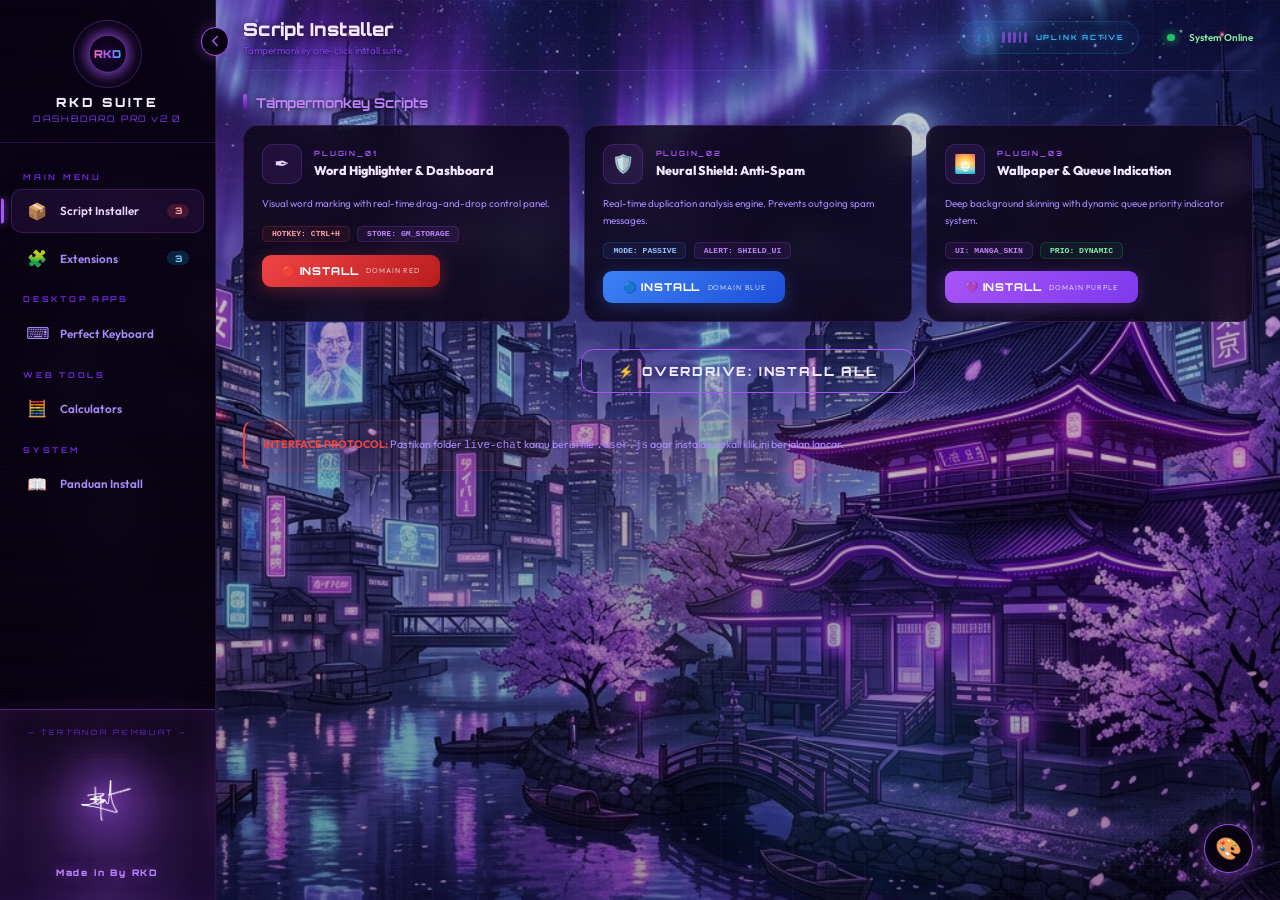
<file: live-chat/index.html>
<!DOCTYPE html>
<html lang="id">
<head>
<meta charset="UTF-8">
<meta name="viewport" content="width=device-width, initial-scale=1.0">
<title>RKD Dashboard Pro — Script & Extension Suite</title>
<meta name="description" content="Premium automation dashboard for LiveChat scripts and Chrome extensions by RKD.">
<link rel="stylesheet" href="dashboard.css">
</head>
<body>

<div class="cyber-bg"></div>
<!-- Glowing Background Orbs -->
<div class="glow-orb-1"></div>
<div class="glow-orb-2"></div>
<div class="glow-orb-3"></div>

<div class="grid-overlay"></div>
<div class="scanline"></div>

<!-- Mobile Menu Toggle -->
<button class="menu-toggle" onclick="document.querySelector('.sidebar').classList.toggle('open')">☰</button>

<!-- ===== SIDEBAR ===== -->
<aside class="sidebar">
  <button class="desktop-toggle" onclick="toggleSidebar()" title="Toggle Sidebar">
    <svg viewBox="0 0 24 24" width="20" height="20" stroke="currentColor" stroke-width="2" fill="none" stroke-linecap="round" stroke-linejoin="round"><polyline points="15 18 9 12 15 6"></polyline></svg>
  </button>
  <div class="sidebar-header">
    <div class="sidebar-logo">
      <svg viewBox="0 0 160 160">
        <defs>
          <radialGradient id="discBg" cx="50%" cy="50%" r="50%">
            <stop offset="0%" stop-color="#1a0533"/>
            <stop offset="100%" stop-color="#0a0115"/>
          </radialGradient>
          <linearGradient id="rkdG" x1="0%" y1="0%" x2="100%" y2="0%">
            <stop offset="0%" stop-color="#f472b6"/>
            <stop offset="50%" stop-color="#a855f7"/>
            <stop offset="100%" stop-color="#38bdf8"/>
          </linearGradient>
        </defs>
        <circle cx="80" cy="80" r="74" fill="url(#discBg)" stroke="rgba(168,85,247,0.6)" stroke-width="2"/>
        <text x="80" y="85" text-anchor="middle" dominant-baseline="middle"
              font-family="'Orbitron', sans-serif" font-weight="900" font-size="44"
              fill="url(#rkdG)">RKD</text>
      </svg>
    </div>
    <div class="sidebar-brand">RKD SUITE</div>
    <div class="sidebar-version">DASHBOARD PRO v2.0</div>
  </div>

  <nav class="sidebar-nav">
    <div class="nav-label">Main Menu</div>
    <a href="#" class="nav-item active" onclick="switchTab('scripts', this)" id="nav-scripts">
      <span class="icon">📦</span> Script Installer
      <span class="nav-badge">3</span>
    </a>
    <a href="#" class="nav-item" onclick="switchTab('extensions', this)" id="nav-extensions">
      <span class="icon">🧩</span> Extensions
      <span class="nav-badge ext">3</span>
    </a>

    <div class="nav-label">Desktop Apps</div>
    <a href="#" class="nav-item" onclick="switchTab('keyboard', this)" id="nav-keyboard">
      <span class="icon">⌨️</span> Perfect Keyboard
    </a>

    <div class="nav-label">Web Tools</div>
    <a href="#" class="nav-item" onclick="switchTab('tools', this)" id="nav-tools">
      <span class="icon">🧮</span> Calculators
    </a>

    <div class="nav-label">System</div>
    <a href="#" class="nav-item" onclick="switchTab('guide', this)" id="nav-guide">
      <span class="icon">📖</span> Panduan Install
    </a>
  </nav>



  <!-- SIGNATURE in Sidebar -->
  <div class="sidebar-signature">
    <div class="sig-label">— Tertanda Pembuat —</div>
    <div class="sig-wrap">
      <div class="sig-light"></div>
      <div class="sig-glow"></div>
      <img src="signature.png" alt="RKD Signature" class="sig-img">
    </div>
    <div class="sig-name">Made in By RKD</div>
  </div>
</aside>

<!-- ===== MAIN CONTENT ===== -->
<main class="main">

  <!-- TOPBAR -->
  <div class="topbar">
    <div>
      <div class="topbar-title" id="page-title">Script Installer</div>
      <div class="topbar-sub">Tampermonkey one-click install suite</div>
    </div>
    <div class="topbar-right">
      <!-- Cyber HUD Moved Here -->
      <div class="topbar-hud">
        <div class="hud-core">
          <div class="hud-ring"></div>
          <div class="hud-ring inner"></div>
        </div>
        <div class="hud-bars">
          <span></span><span></span><span></span><span></span><span></span>
        </div>
        <div class="hud-text">UPLINK ACTIVE</div>
      </div>
      
      <div class="status-dot"></div>
      <span class="status-text">System Online</span>
    </div>
  </div>

  <!-- ===== SECTION: SCRIPTS ===== -->
  <div class="section active" id="sec-scripts">
    <div class="section-title">Tampermonkey Scripts</div>
    <div class="cards-grid">

      <!-- Card 1 -->
      <div class="card">
        <div class="card-head">
          <div class="card-icon">✒️</div>
          <div>
            <div class="card-label">PLUGIN_01</div>
            <div class="card-name">Word Highlighter & Dashboard</div>
          </div>
        </div>
        <div class="card-desc">Visual word marking with real-time drag-and-drop control panel.</div>
        <div class="card-tags">
          <span class="tag red">HOTKEY: CTRL+H</span>
          <span class="tag">STORE: GM_STORAGE</span>
        </div>
        <a href="lapak1.user.js" class="btn btn-red">
          🔴 Install <span class="btn-sub">DOMAIN RED</span>
        </a>
      </div>

      <!-- Card 2 -->
      <div class="card">
        <div class="card-head">
          <div class="card-icon">🛡️</div>
          <div>
            <div class="card-label">PLUGIN_02</div>
            <div class="card-name">Neural Shield: Anti-Spam</div>
          </div>
        </div>
        <div class="card-desc">Real-time duplication analysis engine. Prevents outgoing spam messages.</div>
        <div class="card-tags">
          <span class="tag blue">MODE: PASSIVE</span>
          <span class="tag">ALERT: SHIELD_UI</span>
        </div>
        <a href="lapak2.user.js" class="btn btn-blue">
          🔵 Install <span class="btn-sub">DOMAIN BLUE</span>
        </a>
      </div>

      <!-- Card 3 -->
      <div class="card">
        <div class="card-head">
          <div class="card-icon">🌅</div>
          <div>
            <div class="card-label">PLUGIN_03</div>
            <div class="card-name">Wallpaper & Queue Indication</div>
          </div>
        </div>
        <div class="card-desc">Deep background skinning with dynamic queue priority indicator system.</div>
        <div class="card-tags">
          <span class="tag">UI: MANGA_SKIN</span>
          <span class="tag green">PRIO: DYNAMIC</span>
        </div>
        <a href="lapak3.user.js" class="btn btn-purple">
          💜 Install <span class="btn-sub">DOMAIN PURPLE</span>
        </a>
      </div>
    </div>

    <div class="btn-all-wrap">
      <button class="btn-all" onclick="installAll()">⚡ OVERDRIVE: INSTALL ALL</button>
    </div>

    <div class="notice">
      <strong>INTERFACE PROTOCOL:</strong> Pastikan folder <code>live-chat</code> kamu berisi file <code>.user.js</code> agar instalasi sekali klik ini berjalan lancar.
    </div>
  </div>

  <!-- ===== SECTION: EXTENSIONS ===== -->
  <div class="section" id="sec-extensions">
    <div class="section-title">Chrome Extensions</div>
    <div class="cards-grid">

      <div class="card" style="border-color: rgba(14,165,233,0.3);">
        <div class="card-head">
          <div class="card-icon" style="background: rgba(14,165,233,0.1); border: 1px solid rgba(14,165,233,0.3);">🔍</div>
          <div>
            <div class="card-label" style="color: #0ea5e9;">EXTENSION_01</div>
            <div class="card-name">ImageLens OCR Extension</div>
          </div>
        </div>
        <div class="card-desc">Ekstensi Chrome pintar untuk menyalin teks dari gambar secara instan. Powered by Tesseract.js OCR engine.</div>
        <div class="card-tags">
          <span class="tag blue">TYPE: CHROME EXT</span>
          <span class="tag">FORMAT: .ZIP</span>
        </div>
        <a href="imagelens-ocr.zip" download class="btn btn-cyan">
          ⬇️ Download <span class="btn-sub">FILE .ZIP</span>
        </a>
      </div>

      <div class="card" style="border-color: rgba(245,158,11,0.3);">
        <div class="card-head">
          <div class="card-icon" style="background: rgba(245,158,11,0.1); border: 1px solid rgba(245,158,11,0.3);">🎰</div>
          <div>
            <div class="card-label" style="color: #f59e0b;">EXTENSION_02</div>
            <div class="card-name" style="display:flex; align-items:center;">
              Bonus Scatter Pro V2 
              <span style="background: linear-gradient(135deg, #f43f5e, #be123c); color: white; font-size: 10px; padding: 2px 6px; border-radius: 4px; margin-left: 8px; font-weight: bold; box-shadow: 0 0 10px rgba(244,63,94,0.5); letter-spacing: 0.5px;">NEW UPDATE</span>
            </div>
          </div>
        </div>
        <div class="card-desc">Extension premium untuk automation bonus scatter. Fitur lengkap: auto-check status, ticket filler, dan dashboard terintegrasi.</div>
        <div class="card-tags">
          <span class="tag" style="background:rgba(245,158,11,0.08);border-color:rgba(245,158,11,0.2);color:#fcd34d;">TYPE: CHROME EXT</span>
          <span class="tag" style="background:rgba(245,158,11,0.08);border-color:rgba(245,158,11,0.2);color:#fcd34d;">VERSION: 2.0</span>
        </div>
        <a href="Bonus_Scatter_ProV2.zip" download class="btn btn-gold">
          ⬇️ Download <span class="btn-sub">FILE .ZIP</span>
        </a>
      </div>

      <div class="card" style="border-color: rgba(168,85,247,0.3);">
        <div class="card-head">
          <div class="card-icon" style="background: rgba(168,85,247,0.1); border: 1px solid rgba(168,85,247,0.3);">🔑</div>
          <div>
            <div class="card-label" style="color: #c084fc;">EXTENSION_03</div>
            <div class="card-name">Password Generator & Template Copier</div>
          </div>
        </div>
        <div class="card-desc">Generate passwords and copy them pre-formatted with custom text templates.</div>
        <div class="card-tags">
          <span class="tag" style="background:rgba(168,85,247,0.08);border-color:rgba(168,85,247,0.2);color:#d8b4fe;">TYPE: CHROME EXT</span>
          <span class="tag" style="background:rgba(168,85,247,0.08);border-color:rgba(168,85,247,0.2);color:#d8b4fe;">VERSION: 1.0.0</span>
        </div>
        <a href="password_generator.zip" download class="btn btn-purple">
          ⬇️ Download <span class="btn-sub">FILE .ZIP</span>
        </a>
      </div>

    </div>
  </div>

  <!-- ===== SECTION: PERFECT KEYBOARD ===== -->
  <div class="section" id="sec-keyboard">
    <div class="section-title">Perfect Keyboard Tools</div>
    <div class="cards-grid">


      <!-- Card 2: PK Versi 9.1 -->
      <div class="card" style="border-color: rgba(99,102,241,0.2);">
        <div class="card-head">
          <div class="card-icon" style="background: rgba(99,102,241,0.1); border: 1px solid rgba(99,102,241,0.3);">⌨️</div>
          <div>
            <div class="card-label" style="color: #818cf8;">APP_01</div>
            <div class="card-name">Perfect Keyboard 9.1</div>
          </div>
        </div>
        <div class="card-desc">Aplikasi Perfect Keyboard versi 9.1 standar (Executable file).</div>
        <div class="card-tags">
          <span class="tag" style="background:rgba(99,102,241,0.08);color:#818cf8;">TYPE: EXE</span>
          <span class="tag">INSTALLER</span>
        </div>
        <a href="pk versi 9.1.exe" download class="btn" style="background: linear-gradient(135deg, #6366f1, #4338ca); box-shadow: 0 4px 20px rgba(99,102,241,0.3);">
          ⬇️ Download <span class="btn-sub">FILE .EXE</span>
        </a>
      </div>

      <!-- Card 3: PK Free Versi 9.2.0 -->
      <div class="card" style="border-color: rgba(16,185,129,0.2);">
        <div class="card-head">
          <div class="card-icon" style="background: rgba(16,185,129,0.1); border: 1px solid rgba(16,185,129,0.3);">🚀</div>
          <div>
            <div class="card-label" style="color: #34d399;">APP_02</div>
            <div class="card-name">Perfect Keyboard Free 9.2.0</div>
          </div>
        </div>
        <div class="card-desc">Aplikasi Perfect Keyboard versi terbaru 9.2.0 (Free version).</div>
        <div class="card-tags">
          <span class="tag" style="background:rgba(16,185,129,0.08);color:#34d399;">TYPE: EXE</span>
          <span class="tag">FREE VER</span>
        </div>
        <a href="pk_free versi 9.2.0.exe" download class="btn" style="background: linear-gradient(135deg, #10b981, #047857); box-shadow: 0 4px 20px rgba(16,185,129,0.3);">
          ⬇️ Download <span class="btn-sub">FILE .EXE</span>
        </a>
      </div>

    </div>
  </div>

  <!-- ===== SECTION: TOOLS ===== -->
  <div class="section" id="sec-tools">
    <div class="section-title">Web Calculators</div>
    <div class="cards-grid">
      
      <div class="card" style="border-color: rgba(34,197,94,0.2);">
        <div class="card-head">
          <div class="card-icon" style="background: rgba(34,197,94,0.1); border: 1px solid rgba(34,197,94,0.3);">🀄</div>
          <div>
            <div class="card-label" style="color: #4ade80;">WEB_TOOL_01</div>
            <div class="card-name">Calculator Mahjong</div>
          </div>
        </div>
        <div class="card-desc">Alat hitung otomatis khusus untuk permainan Mahjong. Web app responsif, hitung instan & akurat.</div>
        <div class="card-tags">
          <span class="tag green">TYPE: WEB APP</span>
          <span class="tag">NETLIFY HOST</span>
        </div>
        <a href="https://calculatormahjong.netlify.app/" target="_blank" class="btn" style="background: linear-gradient(135deg, #10b981, #047857); box-shadow: 0 4px 20px rgba(16,185,129,0.3);">
          🌐 BUKA WEB APP <span class="btn-sub">NEW TAB</span>
        </a>
      </div>

      <div class="card" style="border-color: rgba(239,68,68,0.2);">
        <div class="card-head">
          <div class="card-icon" style="background: rgba(239,68,68,0.1); border: 1px solid rgba(239,68,68,0.3);">🔢</div>
          <div>
            <div class="card-label" style="color: #f87171;">WEB_TOOL_02</div>
            <div class="card-name">Calculator Hadiah Togel 303</div>
          </div>
        </div>
        <div class="card-desc">Sistem perhitungan otomatis untuk hadiah togel. Cepat, tepat, dan memudahkan rekapitulasi data harian.</div>
        <div class="card-tags">
          <span class="tag red">TYPE: WEB APP</span>
          <span class="tag">GITHUB PAGES</span>
        </div>
        <a href="https://rkd253.github.io/calculatorhadiahtogel303/file%20upload/" target="_blank" class="btn" style="background: linear-gradient(135deg, #f43f5e, #be123c); box-shadow: 0 4px 20px rgba(244,63,94,0.3);">
          🌐 BUKA WEB APP <span class="btn-sub">NEW TAB</span>
        </a>
      </div>

      <div class="card" style="border-color: rgba(168,85,247,0.2);">
        <div class="card-head">
          <div class="card-icon" style="background: rgba(168,85,247,0.1); border: 1px solid rgba(168,85,247,0.3);">🧮</div>
          <div>
            <div class="card-label" style="color: #c084fc;">WEB_TOOL_03</div>
            <div class="card-name">Calculator Standar</div>
          </div>
        </div>
        <div class="card-desc">Kalkulator standar dengan desain cyberpunk premium. Mendukung fitur dasar matematika dengan layout grid glassmorphism.</div>
        <div class="card-tags">
          <span class="tag">TYPE: LOCAL APP</span>
          <span class="tag">CYBER UI</span>
        </div>
        <a href="calc-standard.html" class="btn btn-purple">
          🌐 BUKA KALKULATOR <span class="btn-sub">LOCAL</span>
        </a>
      </div>

      <div class="card" style="border-color: rgba(14,165,233,0.2);">
        <div class="card-head">
          <div class="card-icon" style="background: rgba(14,165,233,0.1); border: 1px solid rgba(14,165,233,0.3);">💱</div>
          <div>
            <div class="card-label" style="color: #7dd3fc;">WEB_TOOL_04</div>
            <div class="card-name">Currency Converter</div>
          </div>
        </div>
        <div class="card-desc">Kalkulator konversi mata uang lengkap. Otomatis mengambil kurs (exchange rates) real-time dari Live API.</div>
        <div class="card-tags">
          <span class="tag blue">TYPE: LOCAL APP</span>
          <span class="tag">LIVE API</span>
        </div>
        <a href="calc-currency.html" class="btn btn-cyan">
          🌐 BUKA KONVERTER <span class="btn-sub">LOCAL</span>
        </a>
      </div>

    </div>
  </div>

  <!-- ===== SECTION: GUIDE ===== -->
  <div class="section" id="sec-guide">
    <div class="section-title">Panduan Instalasi</div>
    <div class="cards-grid">
      <div class="card">
        <div class="card-head">
          <div class="card-icon">1️⃣</div>
          <div>
            <div class="card-label">STEP 1</div>
            <div class="card-name">Klik Tombol Install / Download</div>
          </div>
        </div>
        <div class="card-desc">Untuk <strong>Tampermonkey Script</strong>: klik tombol Install pada card script yang diinginkan. Tab baru akan terbuka otomatis.<br><br>Untuk <strong>Chrome Extension</strong>: klik Download, lalu extract file .ZIP yang terunduh.</div>
      </div>
      <div class="card">
        <div class="card-head">
          <div class="card-icon">2️⃣</div>
          <div>
            <div class="card-label">STEP 2</div>
            <div class="card-name">Konfirmasi di Tampermonkey / Chrome</div>
          </div>
        </div>
        <div class="card-desc">Untuk <strong>Script</strong>: Tampermonkey akan menampilkan konfirmasi install, klik "Install".<br><br>Untuk <strong>Extension</strong>: Buka <code>chrome://extensions</code>, aktifkan Developer Mode, lalu klik "Load Unpacked" dan pilih folder yang sudah di-extract.</div>
      </div>
      <div class="card">
        <div class="card-head">
          <div class="card-icon">3️⃣</div>
          <div>
            <div class="card-label">STEP 3</div>
            <div class="card-name">Selesai — Siap Digunakan!</div>
          </div>
        </div>
        <div class="card-desc">Script atau Extension langsung aktif. Buka LiveChat dan fitur otomatis akan berjalan. Untuk mengatur preferensi, gunakan dashboard masing-masing plugin.</div>
      </div>
    </div>
  </div>

  <!-- ===== SECTION: ABOUT ===== -->
  <div class="section" id="sec-about">
    <div class="section-title">About This Project</div>
    <div class="card" style="max-width:600px; margin: 0 auto;">
      <div class="card-desc" style="text-align:center; font-size:14px; line-height:2;">
        Suite automation premium yang dirancang khusus untuk meningkatkan produktivitas LiveChat Agent. Semua script dan extension dikembangkan dengan performa tinggi, UI modern, dan stabilitas maksimal.
      </div>
    </div>

  </div>

</main>

<div id="toast"></div>

<script>
function switchTab(tab, el) {
  event.preventDefault();
  // Hide all sections
  document.querySelectorAll('.section').forEach(s => s.classList.remove('active'));
  // Deactivate all nav
  document.querySelectorAll('.nav-item').forEach(n => n.classList.remove('active'));
  // Show target
  document.getElementById('sec-' + tab).classList.add('active');
  el.classList.add('active');
  // Update topbar
  const titles = { scripts:'Script Installer', extensions:'Extensions', tools:'Web Calculators', guide:'Panduan Install', about:'About & Signature', keyboard:'Perfect Keyboard Tools' };
  document.getElementById('page-title').textContent = titles[tab] || tab;
  // Close mobile sidebar
  document.querySelector('.sidebar').classList.remove('open');
}

function toggleSidebar() {
  document.querySelector('.sidebar').classList.toggle('collapsed');
  document.querySelector('.main').classList.toggle('expanded');
}

function installAll() {
  const links = ['lapak1.user.js', 'lapak2.user.js', 'lapak3.user.js'];
  links.forEach((url, i) => {
    setTimeout(() => { window.open(url, '_blank'); }, i * 1200);
  });
  showToast('📦 Membuka semua 3 script...');
}

function showToast(msg) {
  const t = document.getElementById('toast');
  t.textContent = msg;
  t.classList.add('show');
  setTimeout(() => t.classList.remove('show'), 3000);
}

// Generate Cyber Particles
const particleLayer = document.createElement('div');
particleLayer.className = 'cyber-particles';
document.body.appendChild(particleLayer);
for(let i=0; i<35; i++) {
  let p = document.createElement('div');
  p.className = 'c-particle';
  p.style.left = Math.random() * 100 + 'vw';
  p.style.animationDuration = (Math.random() * 4 + 3) + 's'; // 3s to 7s
  p.style.animationDelay = Math.random() * 5 + 's';
  particleLayer.appendChild(p);
}
</script>

<script src="theme-manager.js"></script>
</body>
</html>
</file>
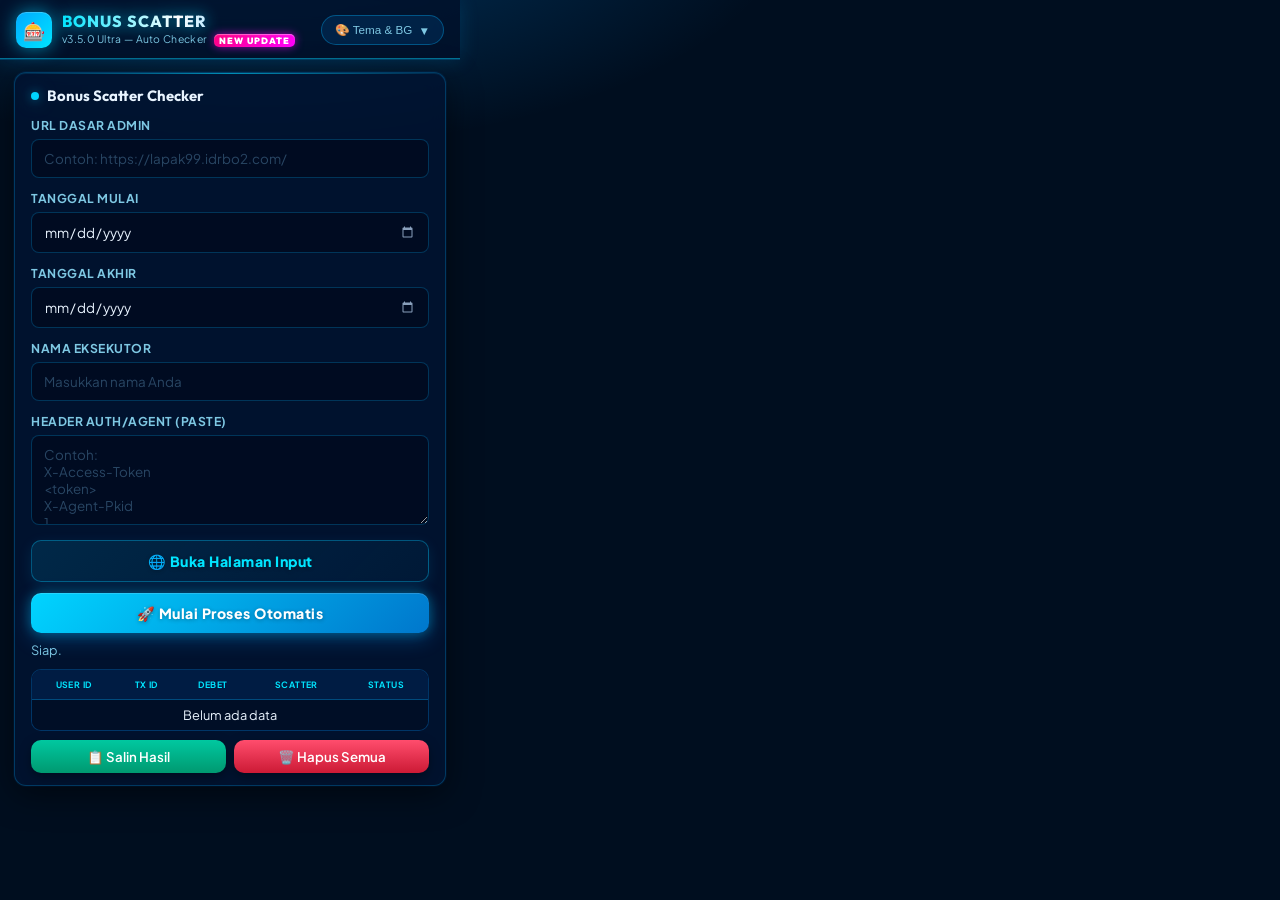
<file: Bonus_Scatter_ProV2/popup.html>
<!DOCTYPE html>
<html lang="id">
<head>
  <meta charset="UTF-8">
  <title>Bonus Scatter</title>
  <style>
    @import url('https://fonts.googleapis.com/css2?family=Outfit:wght@400;600;700;800;900&family=Plus+Jakarta+Sans:wght@400;500;600;700;800&display=swap');

    :root {
      --text:        #e8f4ff;
      --muted:       #7ec8e3;
      --primary:     #00d4ff;
      --primary-dark:#0099cc;
      --accent:      #00aaff;
      --accent-glow: rgba(0,212,255,0.35);
      --success:     #00e5a0;
      --danger:      #ff4d6d;
      --border:      rgba(0,180,255,0.25);
      --border-bright: rgba(0,212,255,0.5);
      --panel-bg:    rgba(0,20,50,0.82);
      --input-bg:    rgba(0,10,30,0.75);
      --table-head:  rgba(0,30,70,0.95);
    }

    * { box-sizing: border-box; margin: 0; padding: 0; }

    body {
      font-family: 'Plus Jakarta Sans', -apple-system, BlinkMacSystemFont, "Segoe UI", Roboto, sans-serif;
      width: 460px;
      color: var(--text);
      position: relative;
      overflow-x: hidden;
    }

    /* Background layers */
    #bgLayer {
      position: fixed; inset: 0; z-index: 0;
      background: radial-gradient(900px 400px at 20% -10%, rgba(0,150,255,0.3), transparent 60%),
                  radial-gradient(700px 300px at 80% -20%, rgba(0,220,255,0.2), transparent 60%),
                  #000e1f;
      transition: background 0.5s ease;
    }
    #bgOverlay {
      position: fixed; inset: 0; z-index: 1;
      pointer-events: none;
      transition: background 0.4s ease;
    }
    .content { position: relative; z-index: 2; }

    /* ===== HEADER ===== */
    .header {
      display: flex; align-items: center; justify-content: space-between;
      padding: 12px 16px 10px;
      background: rgba(0,15,40,0.75);
      backdrop-filter: blur(12px);
      border-bottom: 1px solid var(--border-bright);
      box-shadow: 0 2px 20px rgba(0,180,255,0.15);
    }

    .brand { display: flex; align-items: center; gap: 10px; }

    .logo-icon {
      width: 36px; height: 36px; border-radius: 10px;
      background: linear-gradient(135deg, #00aaff, #00e5ff);
      display: flex; align-items: center; justify-content: center;
      font-size: 18px;
      box-shadow: 0 0 18px rgba(0,212,255,0.6), inset 0 1px 0 rgba(255,255,255,0.2);
      flex-shrink: 0;
    }

    .brand-name {
      font-family: 'Outfit', sans-serif;
      font-size: 1rem; font-weight: 800; letter-spacing: 1px;
      background: linear-gradient(90deg, #00e5ff, #ffffff, #00aaff);
      -webkit-background-clip: text; -webkit-text-fill-color: transparent; background-clip: text;
      line-height: 1;
      text-shadow: none;
      filter: drop-shadow(0 0 8px rgba(0,212,255,0.8));
    }

    .brand-ver { font-size: 0.65rem; color: var(--muted); margin-top: 3px; letter-spacing: 0.3px; }

    .theme-toggle-btn {
      display: flex; align-items: center; gap: 6px;
      padding: 7px 13px;
      background: rgba(0,150,255,0.12);
      border: 1px solid rgba(0,180,255,0.35);
      border-radius: 20px;
      cursor: pointer;
      font-size: 0.73rem; color: var(--muted);
      transition: all 0.2s;
      white-space: nowrap;
    }
    .theme-toggle-btn:hover {
      background: rgba(0,180,255,0.22);
      border-color: var(--primary);
      color: var(--text);
      box-shadow: 0 0 12px rgba(0,212,255,0.25);
    }
    .theme-toggle-btn .arrow { transition: transform 0.25s; display: inline-block; }
    .theme-toggle-btn.open .arrow { transform: rotate(180deg); }

    /* ===== TEMA PANEL ===== */
    .tema-panel {
      overflow: hidden; max-height: 0;
      transition: max-height 0.35s ease;
      background: rgba(0,12,35,0.97);
      backdrop-filter: blur(14px);
      border-bottom: 1px solid rgba(0,180,255,0.3);
    }
    .tema-panel.open { max-height: 200px; }

    .tema-inner { padding: 14px 16px 12px; }

    .tema-label {
      font-size: 0.68rem; color: var(--muted); font-weight: 700;
      text-transform: uppercase; letter-spacing: 0.12em;
      margin-bottom: 10px;
    }

    .tema-grid {
      display: grid; grid-template-columns: repeat(6, 1fr);
      gap: 8px; margin-bottom: 12px;
    }

    .tema-item {
      display: flex; flex-direction: column; align-items: center; gap: 5px;
      cursor: pointer;
    }

    .tema-swatch {
      width: 38px; height: 38px; border-radius: 10px;
      border: 2px solid transparent;
      transition: transform 0.18s, border-color 0.18s, box-shadow 0.18s;
    }
    .tema-item:hover .tema-swatch { transform: scale(1.1); }
    .tema-item.active .tema-swatch {
      border-color: #00e5ff;
      box-shadow: 0 0 14px rgba(0,229,255,0.6);
      transform: scale(1.1);
    }

    .tema-swatch[data-bg="default"] { background: linear-gradient(135deg, #0066cc, #00ddff); }
    .tema-swatch[data-bg="fire"]    { background: linear-gradient(135deg, #ef4444, #f97316); }
    .tema-swatch[data-bg="ocean"]   { background: linear-gradient(135deg, #0099cc, #00ccff); }
    .tema-swatch[data-bg="forest"]  { background: linear-gradient(135deg, #10b981, #059669); }
    .tema-swatch[data-bg="galaxy"]  { background: linear-gradient(135deg, #4400cc, #cc00ff); }
    .tema-swatch[data-bg="gold"]    { background: linear-gradient(135deg, #f0b429, #eab308); }

    .tema-name { font-size: 0.6rem; color: var(--muted); text-align: center; }
    .tema-item.active .tema-name { color: #00e5ff; font-weight: 700; }

    .upload-btn {
      display: flex; align-items: center; justify-content: center; gap: 8px;
      width: 100%; padding: 9px 12px;
      background: rgba(0,150,255,0.08);
      border: 1px dashed rgba(0,180,255,0.3);
      border-radius: 9px; cursor: pointer;
      font-size: 0.8rem; color: var(--muted);
      transition: all 0.2s;
    }
    .upload-btn:hover {
      background: rgba(0,180,255,0.15);
      border-color: var(--primary);
      color: var(--text);
      box-shadow: 0 0 10px rgba(0,212,255,0.2);
    }
    #bgImageInput { display: none; }

    /* ===== PANEL UTAMA ===== */
    .panel {
      padding: 14px 16px 12px;
      background: var(--panel-bg);
      backdrop-filter: blur(8px);
      border: 1px solid var(--border);
      border-radius: 12px;
      margin: 12px 14px;
      box-shadow: 0 8px 32px rgba(0,0,0,0.5),
                  inset 0 1px 0 rgba(0,180,255,0.1),
                  0 0 0 1px rgba(0,100,200,0.1);
    }

    /* Garis atas panel berkilau */
    .panel::before {
      content: '';
      display: block;
      height: 1px;
      background: linear-gradient(90deg, transparent, rgba(0,212,255,0.6), transparent);
      margin: -14px -16px 12px;
      border-radius: 12px 12px 0 0;
    }

    .panel-title {
      font-family: 'Outfit', sans-serif;
      display: flex; align-items: center; gap: 8px;
      font-size: 0.93rem; font-weight: 700; margin-bottom: 10px; color: var(--text);
    }
    .panel-title::before {
      content: '';
      width: 8px; height: 8px; border-radius: 50%;
      background: var(--primary);
      box-shadow: 0 0 10px var(--accent-glow), 0 0 20px var(--accent-glow);
      display: inline-block; flex-shrink: 0;
      animation: pulse-dot 2s ease-in-out infinite;
    }
    @keyframes pulse-dot {
      0%, 100% { box-shadow: 0 0 6px var(--accent-glow); }
      50%       { box-shadow: 0 0 16px var(--accent-glow), 0 0 30px var(--accent-glow); }
    }

    label {
      display: block; margin-top: 12px;
      font-size: 0.76rem; color: var(--muted); font-weight: 700;
      letter-spacing: 0.5px; text-transform: uppercase;
    }

    input, textarea {
      width: 100%; padding: 10px 12px; margin-top: 6px;
      background: var(--input-bg); color: var(--text);
      border: 1px solid var(--border); border-radius: 8px; outline: none;
      font-size: 0.84rem; font-family: inherit;
      transition: all 0.25s cubic-bezier(0.2, 0.8, 0.2, 1);
    }
    input:focus, textarea:focus {
      border-color: var(--primary);
      box-shadow: 0 0 15px rgba(0,212,255,0.45), inset 0 0 5px rgba(0,212,255,0.15);
      background: rgba(0,15,40,0.85);
    }
    
    /* Custom style for Chrome Date picker */
    input[type="date"]::-webkit-calendar-picker-indicator {
      filter: invert(0.8) sepia(1) saturate(5) hue-rotate(175deg);
      cursor: pointer;
      opacity: 0.7;
      transition: opacity 0.2s;
    }
    input[type="date"]::-webkit-calendar-picker-indicator:hover {
      opacity: 1;
    }
    
    ::placeholder { color: rgba(100,160,200,0.4); }
    textarea { height: 90px; resize: vertical; }

    /* Tombol utama — glow biru cyberpunk */
    .btn {
      display: inline-flex; align-items: center; justify-content: center; gap: 7px;
      width: 100%; padding: 11px 12px; margin-top: 11px;
      background: linear-gradient(135deg, #00d4ff, #0077cc);
      color: #fff; font-weight: 800; border: none; border-radius: 10px;
      cursor: pointer; font-size: 0.88rem; font-family: inherit;
      box-shadow: 0 0 12px rgba(0,212,255,0.35), 0 6px 20px rgba(0,150,255,0.3), inset 0 1px 0 rgba(255,255,255,0.15);
      transition: all 0.25s ease;
      text-shadow: 0 1px 4px rgba(0,0,0,0.3);
      letter-spacing: 0.5px;
    }
    .btn:hover {
      transform: translateY(-1px);
      filter: brightness(1.15);
      box-shadow: 0 0 20px rgba(0,212,255,0.6), 0 10px 28px rgba(0,180,255,0.5), inset 0 1px 0 rgba(255,255,255,0.25);
    }
    .btn:active { transform: translateY(0); }

    /* Tombol sekunder — crystal cyan */
    .btn-secondary {
      background: linear-gradient(135deg, rgba(0,200,255,0.12), rgba(0,150,220,0.05));
      color: #00e5ff;
      border: 1px solid rgba(0,200,255,0.35);
      box-shadow: 0 4px 14px rgba(0,180,255,0.12);
      letter-spacing: 0.5px;
      transition: all 0.25s ease;
    }
    .btn-secondary:hover {
      background: linear-gradient(135deg, rgba(0,200,255,0.22), rgba(0,150,220,0.12));
      border-color: rgba(0,229,255,0.6);
      box-shadow: 0 0 15px rgba(0,212,255,0.35), 0 6px 20px rgba(0,212,255,0.15);
    }

    /* Staggered Load Animations */
    @keyframes slide-up-fade {
      from { transform: translateY(12px); opacity: 0; }
      to { transform: translateY(0); opacity: 1; }
    }
    
    .panel > label, .panel > input, .panel > textarea, .panel > button, .panel > table, .panel > #buttonContainer {
      animation: slide-up-fade 0.4s cubic-bezier(0.2, 0.8, 0.2, 1) forwards;
      opacity: 0;
    }
    
    /* Staggered animation delays */
    .panel > label:nth-of-type(1) { animation-delay: 0.04s; }
    .panel > input:nth-of-type(1) { animation-delay: 0.07s; }
    .panel > label:nth-of-type(2) { animation-delay: 0.10s; }
    .panel > input:nth-of-type(2) { animation-delay: 0.13s; }
    .panel > label:nth-of-type(3) { animation-delay: 0.16s; }
    .panel > input:nth-of-type(3) { animation-delay: 0.19s; }
    .panel > label:nth-of-type(4) { animation-delay: 0.22s; }
    .panel > input:nth-of-type(4) { animation-delay: 0.25s; }
    .panel > label:nth-of-type(5) { animation-delay: 0.28s; }
    .panel > textarea { animation-delay: 0.31s; }
    .panel > button:nth-of-type(1) { animation-delay: 0.34s; }
    .panel > button:nth-of-type(2) { animation-delay: 0.37s; }
    .panel > table { animation-delay: 0.40s; }
    .panel > #buttonContainer { animation-delay: 0.43s; }

    #status {
      margin-top: 9px; font-size: 0.8em; color: var(--muted); min-height: 16px;
    }

    /* Table */
    table {
      width: 100%; margin-top: 11px;
      border-collapse: separate; border-spacing: 0;
      font-size: 0.8em;
      border: 1px solid rgba(0,150,255,0.3);
      border-radius: 10px; overflow: hidden;
      background: rgba(0,10,30,0.6);
    }
    thead th {
      text-transform: uppercase; letter-spacing: 0.05em;
      font-weight: 700; font-size: 0.68em;
      background: var(--table-head);
      color: #00e5ff; padding: 9px 7px;
      border-bottom: 1px solid rgba(0,180,255,0.3);
    }
    tbody tr { background-color: rgba(0,15,40,0.7) !important; }
    tbody tr:nth-child(even) { background-color: rgba(0,8,25,0.7) !important; }
    tbody td {
      border-bottom: 1px solid rgba(0,100,180,0.2);
      padding: 7px 6px; text-align: center; color: var(--text);
    }
    tbody tr:hover { background-color: rgba(0,80,160,0.2) !important; }
    tbody tr:last-child td { border-bottom: none; }

    #buttonContainer { display: flex; gap: 8px; margin-top: 9px; }
    #clearBtn, #copyBtn {
      width: 50%; padding: 8px 12px; border: none; border-radius: 10px;
      cursor: pointer; color: #fff; font-weight: 600; font-size: 0.83rem; font-family: inherit;
      transition: transform 120ms, filter 120ms;
      box-shadow: 0 4px 12px rgba(0,0,0,0.35);
    }
    #clearBtn { background: linear-gradient(180deg, #ff4d6d, #cc1a35); }
    #copyBtn  { background: linear-gradient(180deg, #00c8a0, #009970); }
    #clearBtn:hover, #copyBtn:hover { transform: translateY(-1px); filter: brightness(1.1); }
    #clearBtn:active, #copyBtn:active { transform: translateY(0); }

    ::-webkit-scrollbar { width: 5px; }
    ::-webkit-scrollbar-track { background: rgba(0,10,30,0.4); border-radius: 4px; }
    ::-webkit-scrollbar-thumb { background: rgba(0,150,220,0.4); border-radius: 4px; }
    ::-webkit-scrollbar-thumb:hover { background: rgba(0,200,255,0.6); }

    /* ===== NEW VERSION BADGE ===== */
    .badge-new-premium {
      display: inline-block;
      background: linear-gradient(135deg, #ff007f, #ff00ff);
      color: #ffffff;
      font-size: 9px;
      font-weight: 900;
      font-family: 'Outfit', sans-serif;
      padding: 1px 5px;
      border-radius: 5px;
      margin-left: 5px;
      vertical-align: middle;
      text-transform: uppercase;
      letter-spacing: 1px;
      box-shadow: 0 0 8px rgba(255, 0, 255, 0.6), inset 0 1px 1px rgba(255,255,255,0.4);
      animation: badgeNewPulse 1.5s infinite alternate;
    }

    @keyframes badgeNewPulse {
      0% { transform: scale(1); box-shadow: 0 0 4px rgba(255, 0, 255, 0.4); }
      100% { transform: scale(1.1); box-shadow: 0 0 12px rgba(255, 0, 255, 0.8); }
    }
  </style>
</head>
<body>
  <div id="bgLayer"></div>
  <div id="bgOverlay"></div>

  <div class="content">

    <!-- Header -->
    <div class="header">
      <div class="brand">
        <div class="logo-icon">🎰</div>
        <div>
          <div class="brand-name">BONUS SCATTER</div>
          <div class="brand-ver">v3.5.0 Ultra — Auto Checker <span id="newBadgePopup" class="badge-new-premium">NEW UPDATE</span></div>
        </div>
      </div>
      <button class="theme-toggle-btn" id="themeToggleBtn" type="button">
        🎨 Tema &amp; BG <span class="arrow">▼</span>
      </button>
    </div>

    <!-- Tema Panel -->
    <div class="tema-panel" id="temaPanel">
      <div class="tema-inner">
        <div class="tema-label">Pilih Background</div>
        <div class="tema-grid">
          <div class="tema-item active" data-bg="default">
            <div class="tema-swatch" data-bg="default"></div>
            <div class="tema-name">WDBOS</div>
          </div>
          <div class="tema-item" data-bg="fire">
            <div class="tema-swatch" data-bg="fire"></div>
            <div class="tema-name">Oranye</div>
          </div>
          <div class="tema-item" data-bg="ocean">
            <div class="tema-swatch" data-bg="ocean"></div>
            <div class="tema-name">Ocean</div>
          </div>
          <div class="tema-item" data-bg="forest">
            <div class="tema-swatch" data-bg="forest"></div>
            <div class="tema-name">Samurai</div>
          </div>
          <div class="tema-item" data-bg="galaxy">
            <div class="tema-swatch" data-bg="galaxy"></div>
            <div class="tema-name">Galaxy</div>
          </div>
          <div class="tema-item" data-bg="gold">
            <div class="tema-swatch" data-bg="gold"></div>
            <div class="tema-name">Pedesaan</div>
          </div>
        </div>
        <div class="upload-btn" id="uploadBgBtn">
          📂 Upload Foto Background Sendiri
        </div>
        <input type="file" id="bgImageInput" accept="image/*">
      </div>
    </div>

    <!-- Main Panel -->
    <div class="panel">
      <div class="panel-title">Bonus Scatter Checker</div>

      <label for="adminUrl">URL Dasar Admin</label>
      <input type="url" id="adminUrl" placeholder="Contoh: https://lapak99.idrbo2.com/">

      <label for="startDateInput">Tanggal Mulai</label>
      <input type="date" id="startDateInput">

      <label for="endDateInput">Tanggal Akhir</label>
      <input type="date" id="endDateInput">

      <label for="executorName">Nama Eksekutor</label>
      <input type="text" id="executorName" placeholder="Masukkan nama Anda">

      <label for="agentHeaders">Header Auth/Agent (paste)</label>
      <textarea id="agentHeaders" placeholder="Contoh:&#10;X-Access-Token&#10;&lt;token&gt;&#10;X-Agent-Pkid&#10;1&#10;X-Agent-Role&#10;Leader&#10;X-Agent-Suid&#10;WDBOS&#10;X-Agent-User&#10;username&#10;X-Agent-UserId&#10;1872..."></textarea>

      <button id="openWebBtn" class="btn btn-secondary" type="button">🌐 Buka Halaman Input</button>
      <button id="startBtn" class="btn" type="button">🚀 Mulai Proses Otomatis</button>

      <p id="status">Siap.</p>

      <table>
        <thead>
          <tr>
            <th>User ID</th><th>Tx ID</th><th>Debet</th><th>Scatter</th><th>Status</th>
          </tr>
        </thead>
        <tbody id="resultBody">
          <tr><td colspan="5">Belum ada data</td></tr>
        </tbody>
      </table>

      <div id="buttonContainer">
        <button id="copyBtn">📋 Salin Hasil</button>
        <button id="clearBtn">🗑️ Hapus Semua</button>
      </div>
    </div>

  </div>

  <!-- PRANK OVERLAY -->
  <div id="prankOverlay" style="display:none; position:fixed; inset:0; z-index:9999; background:rgba(10,0,5,0.96); flex-direction:column; align-items:center; justify-content:center; color:#ff4d6d; font-family:'Outfit',sans-serif; text-align:center; padding:20px; overflow:hidden;">
    
    <!-- Bagian Error Awal -->
    <div id="prankErrorPart">
      <div id="prankIcon" style="font-size:60px; margin-bottom:15px; animation: shake 0.5s infinite;">⚠️</div>
      <div id="prankTitle" style="font-size:28px; font-weight:900; letter-spacing:2px; text-shadow:0 0 15px rgba(255,77,109,0.8); margin-bottom:10px;">SYSTEM CRITICAL ERROR</div>
      <div id="prankDesc" style="font-size:16px; font-family:'Plus Jakarta Sans',sans-serif; color:#ff99a8;">Failure initializing core modules.<br>Data corruption detected.</div>
    </div>

    <!-- Bagian Davina Jedag Jedug (Awalnya Sembunyi) -->
    <div id="prankDavinaPart" style="display:none; position:absolute; inset:0; width:100%; height:100%;">
      <!-- Gambar Davina lokal biar ga kena block Chrome -->
      <img id="bgImgPrank" src="davina.jpg" style="position:absolute; top:0; left:0; width:100%; height:100%; object-fit:cover; filter:brightness(0.6) contrast(1.2); z-index:1; animation: jedagJedugBg 0.35s infinite alternate ease-in-out;">
      <div style="position:absolute; inset:0; background:radial-gradient(circle, rgba(0,0,0,0.2) 0%, rgba(0,0,0,0.8) 100%); z-index:5;"></div>
      
      <div style="position:relative; z-index:10; text-align:center; height:100%; display:flex; align-items:center; justify-content:center; animation: jedagJedugText 0.35s infinite alternate ease-in-out;">
        <h1 style="color:#fff; font-size:36px; line-height:1.2; text-transform:uppercase; margin:0; text-shadow: 0 0 10px #ff0055, 0 0 20px #ff0055, 0 0 40px #ff0055;">
          Selamat Bekerja<br><span style="color:#00f0ff; text-shadow: 0 0 10px #00f0ff, 0 0 20px #00f0ff, 0 0 40px #00f0ff; font-size:48px;">Sayaaang</span>
        </h1>
      </div>
    </div>
  </div>

  <style>
    @keyframes jedagJedugBg {
      0% { transform: scale(1); filter: brightness(0.5) contrast(1.2) saturate(1); }
      100% { transform: scale(1.15) rotate(1deg); filter: brightness(0.8) contrast(1.4) saturate(1.5); }
    }
    @keyframes jedagJedugText {
      0% { transform: scale(1) translateY(0); }
      100% { transform: scale(1.15) translateY(-10px); }
    }
    @keyframes shake {
      0% { transform: translate(1px, 1px) rotate(0deg); }
      10% { transform: translate(-1px, -2px) rotate(-1deg); }
      20% { transform: translate(-3px, 0px) rotate(1deg); }
      30% { transform: translate(3px, 2px) rotate(0deg); }
      40% { transform: translate(1px, -1px) rotate(1deg); }
      50% { transform: translate(-1px, 2px) rotate(-1deg); }
      60% { transform: translate(-3px, 1px) rotate(0deg); }
      70% { transform: translate(3px, 1px) rotate(-1deg); }
      80% { transform: translate(-1px, -1px) rotate(1deg); }
      90% { transform: translate(1px, 2px) rotate(0deg); }
      100% { transform: translate(1px, -2px) rotate(-1deg); }
    }

    /* Flying Emotes Animation */
    @keyframes flyUpToCenter {
      0% { 
        transform: translate(var(--startX), var(--startY)) scale(0.5); 
        opacity: 0; 
      }
      15% { opacity: 1; }
      100% { 
        transform: translate(0, -60px) scale(0.2); 
        opacity: 0; 
      }
    }
    .flying-emote {
      position: absolute;
      top: 50%; left: 50%;
      font-size: 30px;
      pointer-events: none;
      animation: flyUpToCenter 1.8s cubic-bezier(0.2, 0.8, 0.2, 1) forwards;
      z-index: 10000;
      text-shadow: 0 0 10px rgba(0,0,0,0.5);
    }
  </style>
  <script src="popup.js"></script>
</body>
</html>
</file>
<file: dashboard.css>
@import url('https://fonts.googleapis.com/css2?family=Orbitron:wght@400;600;700;800;900&family=Outfit:wght@300;400;500;600;700;800&family=Inter:wght@400;500;600;700&display=swap');

:root {
  --p: #00f0ff;
  --p2: #ffffff;
  --p3: #0088ff;
  --bg: #030814;
  --card-bg: rgba(4, 14, 32, 0.52);
  --border: rgba(0, 240, 255, 0.35);
  --border-glow: rgba(0, 240, 255, 0.6);
  --radius: 16px;
}

/* THEME COLOR VARIATIONS */
body[data-theme="pink"] {
  --p: #ff007f; --p2: #ff99cc; --p3: #99004d;
  --border: rgba(255, 0, 127, 0.35); --border-glow: rgba(255, 0, 127, 0.7);
}
body[data-theme="green"] {
  --p: #00e5a0; --p2: #adff2f; --p3: #008055;
  --border: rgba(0, 229, 160, 0.35); --border-glow: rgba(0, 229, 160, 0.7);
}
body[data-theme="gold"] {
  --p: #f59e0b; --p2: #fbbf24; --p3: #b45309;
  --border: rgba(245, 158, 11, 0.35); --border-glow: rgba(245, 158, 11, 0.7);
}

* { box-sizing: border-box; margin: 0; padding: 0; }

body {
  font-family: 'Outfit', 'Inter', sans-serif;
  background-color: var(--bg);
  color: #e2e8f0;
  min-height: 100vh;
  overflow-x: hidden;
  position: relative;
}

/* CYBER BACKGROUND OVERLAY */
.cyber-bg {
  position: fixed; inset: 0; z-index: -1;
  background-image: 
    radial-gradient(circle at 15% 20%, rgba(0, 240, 255, 0.1) 0%, transparent 50%),
    radial-gradient(circle at 85% 80%, rgba(168, 85, 247, 0.1) 0%, transparent 50%),
    url('bg_dashboard.jpg');
  background-size: cover;
  background-position: center;
  background-attachment: fixed;
  opacity: 1;
}

.cyber-bg::before {
  content: ''; position: absolute; inset: 0;
  background: rgba(3, 8, 20, 0.35);
  backdrop-filter: blur(2px);
}

/* ===== ULTIMATE TOP CONTROL CENTER ===== */
.ultimate-topbar {
  position: sticky; top: 0; z-index: 100;
  display: flex; align-items: center; justify-content: space-between;
  padding: 14px 30px;
  background: rgba(2, 8, 20, 0.82);
  backdrop-filter: blur(25px) saturate(180%);
  -webkit-backdrop-filter: blur(25px) saturate(180%);
  border-bottom: 1.5px solid var(--border);
  box-shadow: 0 10px 30px rgba(0, 0, 0, 0.6);
  gap: 20px; flex-wrap: wrap;
}

.topbar-left {
  display: flex; align-items: center; gap: 14px;
}

.topbar-logo-circle {
  width: 48px; height: 48px; border-radius: 50%;
  background: radial-gradient(circle, rgba(0, 240, 255, 0.25) 0%, rgba(2, 8, 20, 0.9) 75%);
  border: 2px solid var(--p);
  display: flex; align-items: center; justify-content: center;
  box-shadow: 0 0 15px var(--border);
  padding: 5px; flex-shrink: 0;
}

.topbar-logo-img {
  width: 100%; height: 100%; object-fit: contain;
  filter: drop-shadow(0 0 8px var(--p));
}

.topbar-brand-title {
  font-family: 'Orbitron', sans-serif; font-size: 17px; font-weight: 900;
  color: #ffffff; letter-spacing: 1.5px;
  display: flex; align-items: center; gap: 8px;
}

.v-badge {
  font-size: 9px; font-weight: 800; background: rgba(0, 240, 255, 0.18);
  color: var(--p); border: 1px solid var(--border);
  padding: 2px 6px; border-radius: 6px; letter-spacing: 0.5px;
}

.topbar-brand-sub {
  font-size: 10px; color: var(--p); font-weight: 600; letter-spacing: 0.05em; margin-top: 1px;
}

/* LIVE SEARCH BAR */
.topbar-search-wrap {
  flex: 1; max-width: 480px; position: relative;
  display: flex; align-items: center;
}

.search-icon {
  position: absolute; left: 14px; font-size: 14px; opacity: 0.7; pointer-events: none;
}

.topbar-search-input {
  width: 100%; padding: 10px 38px 10px 40px;
  background: rgba(0, 15, 35, 0.6);
  border: 1.5px solid var(--border);
  border-radius: 25px; color: #ffffff;
  font-family: 'Outfit', sans-serif; font-size: 13px; font-weight: 500;
  outline: none; transition: all 0.25s ease;
  backdrop-filter: blur(10px);
}

.topbar-search-input:focus {
  border-color: var(--p);
  box-shadow: 0 0 18px var(--border-glow);
  background: rgba(0, 20, 45, 0.85);
}

.topbar-search-input::placeholder { color: rgba(180, 210, 240, 0.5); }

.search-clear-btn {
  position: absolute; right: 14px; font-size: 12px; color: #94a3b8;
  cursor: pointer; padding: 2px; transition: color 0.2s;
}
.search-clear-btn:hover { color: #ffffff; }

.topbar-right-group {
  display: flex; align-items: center; gap: 16px;
}

/* HUD THEME SWITCHER */
.theme-switcher-bar {
  display: flex; align-items: center; gap: 8px;
  background: rgba(0, 10, 25, 0.6); border: 1px solid var(--border);
  border-radius: 20px; padding: 4px 12px; backdrop-filter: blur(12px);
}

.theme-label { font-size: 10px; font-weight: 800; color: var(--p); text-transform: uppercase; }
.theme-dots { display: flex; align-items: center; gap: 6px; }
.theme-dot {
  width: 13px; height: 13px; border-radius: 50%; border: 2px solid transparent;
  cursor: pointer; transition: all 0.2s ease;
}
.theme-dot:hover { transform: scale(1.25); }
.theme-dot.active { border-color: #ffffff; transform: scale(1.2); box-shadow: 0 0 10px var(--p); }

.system-status-pill {
  display: flex; align-items: center; gap: 6px;
  background: rgba(34, 197, 94, 0.1); border: 1px solid rgba(34, 197, 94, 0.35);
  padding: 4px 12px; border-radius: 20px;
}
.status-dot {
  width: 7px; height: 7px; border-radius: 50%; background: #22c55e;
  box-shadow: 0 0 8px #22c55e; animation: blinkStatus 2s infinite;
}
@keyframes blinkStatus { 0%,100%{opacity:1;} 50%{opacity:0.4;} }
.status-text { font-size: 10px; font-weight: 800; color: #4ade80; letter-spacing: 0.5px; }

/* ===== MAIN CONTAINER ===== */
.ultimate-container {
  max-width: 1380px; margin: 0 auto; padding: 24px 28px 60px;
}

/* ===== HERO SPOTLIGHT BANNER ===== */
.ultimate-hero {
  background: linear-gradient(135deg, rgba(0, 240, 255, 0.08) 0%, rgba(168, 85, 247, 0.08) 50%, rgba(2, 6, 16, 0.75) 100%), rgba(2, 8, 20, 0.75);
  backdrop-filter: blur(25px) saturate(180%);
  -webkit-backdrop-filter: blur(25px) saturate(180%);
  border: 1.5px solid var(--border); border-radius: 20px;
  padding: 24px 30px; margin-bottom: 24px;
  position: relative; overflow: hidden;
  box-shadow: 0 15px 40px rgba(0, 0, 0, 0.65);
}

.radar-scanline-horizontal {
  position: absolute; top: 0; left: 0; width: 100%; height: 2px;
  background: linear-gradient(90deg, transparent, var(--p), #ffffff, var(--p), transparent);
  box-shadow: 0 0 10px var(--p);
  animation: radarSweep 4s ease-in-out infinite alternate; pointer-events: none;
  z-index: 1; opacity: 0.35;
}
@keyframes radarSweep { 0%{top:0%; opacity:0.2;} 50%{opacity:0.6;} 100%{top:100%; opacity:0.2;} }

.hero-inner {
  display: flex; align-items: center; justify-content: space-between;
  gap: 24px; flex-wrap: wrap; position: relative; z-index: 5;
}

.hero-left { flex: 1; min-width: 300px; }
.hero-welcome { font-size: 11px; font-weight: 800; color: var(--p); letter-spacing: 1px; margin-bottom: 4px; }

.hero-main-title {
  font-family: 'Orbitron', sans-serif; font-size: 24px; font-weight: 900;
  letter-spacing: 1.5px;
  background: linear-gradient(90deg, #ffffff, var(--p), #ffffff, var(--p2));
  background-size: 200% auto;
  -webkit-background-clip: text; -webkit-text-fill-color: transparent;
  background-clip: text; animation: textShine 6s linear infinite;
}
@keyframes textShine { 0%{background-position:0% center;} 100%{background-position:200% center;} }

.hero-main-desc { font-size: 12.5px; color: #94a3b8; margin-top: 4px; line-height: 1.5; }

/* TELEMETRY BAR */
.telemetry-bar {
  display: flex; align-items: center; gap: 16px; margin-top: 16px; flex-wrap: wrap;
}

.telemetry-item {
  display: flex; align-items: center; gap: 8px;
  background: rgba(0, 15, 35, 0.5); border: 1px solid var(--border);
  padding: 6px 12px; border-radius: 12px;
}

.t-icon { font-size: 14px; }
.t-val { font-family: 'Orbitron', sans-serif; font-size: 12px; font-weight: 800; color: var(--p); }
.t-lbl { font-size: 9.5px; font-weight: 700; color: #94a3b8; letter-spacing: 0.5px; }

.hero-right {
  display: flex; flex-direction: column; gap: 10px; min-width: 280px;
}

.btn-overdrive-main, .btn-overdrive-sub {
  display: flex; align-items: center; gap: 12px;
  padding: 12px 18px; border-radius: 14px; cursor: pointer;
  text-align: left; transition: all 0.25s ease; border: none; outline: none;
}

.btn-overdrive-main {
  background: linear-gradient(135deg, var(--p), #0088ff); color: #000d1a;
  box-shadow: 0 0 20px var(--border);
}
.btn-overdrive-main:hover {
  transform: translateY(-2px) scale(1.02); box-shadow: 0 0 30px var(--p); filter: brightness(1.15);
}

.btn-overdrive-sub {
  background: rgba(0, 240, 255, 0.08); border: 1.5px solid var(--border); color: #ffffff;
}
.btn-overdrive-sub:hover {
  background: rgba(0, 240, 255, 0.2); border-color: var(--p);
  transform: translateY(-2px); box-shadow: 0 0 16px var(--border);
}

.btn-icon { font-size: 18px; }
.btn-txt-wrap { display: flex; flex-direction: column; }
.btn-title { font-family: 'Orbitron', sans-serif; font-size: 11.5px; font-weight: 800; letter-spacing: 0.5px; }
.btn-sub { font-size: 9.5px; opacity: 0.85; margin-top: 1px; }

/* ===== CATEGORY PILL NAVIGATION ===== */
.category-nav-bar {
  display: flex; align-items: center; gap: 10px;
  margin-bottom: 24px; overflow-x: auto; padding-bottom: 8px;
}

.cat-pill {
  display: flex; align-items: center; gap: 8px;
  padding: 10px 18px; border-radius: 25px;
  background: rgba(4, 14, 32, 0.6); border: 1.5px solid var(--border);
  color: #b0e5ff; font-family: 'Outfit', sans-serif; font-size: 12.5px; font-weight: 700;
  cursor: pointer; transition: all 0.25s ease; backdrop-filter: blur(10px);
  white-space: nowrap; outline: none;
}

.cat-pill:hover {
  color: #ffffff; background: rgba(0, 240, 255, 0.12); transform: translateY(-2px);
}

.cat-pill.active {
  background: linear-gradient(135deg, var(--p), #0088ff); color: #000d1a;
  border-color: var(--p); box-shadow: 0 0 18px var(--p);
}

.cat-count {
  font-size: 9.5px; font-weight: 800; background: rgba(0, 0, 0, 0.3);
  padding: 1px 6px; border-radius: 10px;
}

.cat-pill.active .cat-count {
  background: rgba(255, 255, 255, 0.35); color: #000d1a;
}

/* ===== MODULE CARDS GRID ===== */
.ultimate-grid {
  display: grid; grid-template-columns: repeat(auto-fill, minmax(320px, 1fr));
  gap: 20px;
}

.module-card {
  display: flex; flex-direction: column; justify-content: space-between;
  background: var(--card-bg);
  backdrop-filter: blur(25px) saturate(180%);
  -webkit-backdrop-filter: blur(25px) saturate(180%);
  border: 1.5px solid var(--border); border-radius: 16px;
  padding: 20px; transition: all 0.3s cubic-bezier(0.175, 0.885, 0.32, 1.275);
  position: relative; overflow: hidden;
  box-shadow: 0 10px 25px rgba(0,0,0,0.5);
}

.module-card::before {
  content: ''; position: absolute; top: 0; left: -100%;
  width: 50%; height: 100%;
  background: linear-gradient(90deg, transparent, rgba(0, 240, 255, 0.12), transparent);
  transition: left 0.6s ease; pointer-events: none;
}

.module-card:hover::before { left: 150%; }

.module-card:hover {
  transform: translateY(-6px);
  border-color: var(--p);
  box-shadow: 0 15px 35px rgba(0, 0, 0, 0.7), 0 0 20px var(--border);
}

.card-top {
  display: flex; align-items: flex-start; gap: 12px; margin-bottom: 12px;
}

.badge-emblem {
  width: 38px; height: 38px; border-radius: 10px;
  display: flex; align-items: center; justify-content: center;
  font-family: 'Orbitron', sans-serif; font-size: 12px; font-weight: 800;
  flex-shrink: 0; border: 1.5px solid rgba(255,255,255,0.2);
}

.badge-emblem.cyan { background: rgba(0,240,255,0.15); color: #00f0ff; border-color: #00f0ff; }
.badge-emblem.blue { background: rgba(59,130,246,0.15); color: #60a5fa; border-color: #3b82f6; }
.badge-emblem.purple { background: rgba(168,85,247,0.15); color: #c084fc; border-color: #a855f7; }
.badge-emblem.gold { background: rgba(245,158,11,0.15); color: #fbbf24; border-color: #f59e0b; }
.badge-emblem.red { background: rgba(239,68,68,0.15); color: #f87171; border-color: #ef4444; }
.badge-emblem.green { background: rgba(34,197,94,0.15); color: #4ade80; border-color: #22c55e; }

.card-title-group { flex: 1; min-width: 0; }
.card-code { font-family: 'Orbitron', sans-serif; font-size: 9.5px; color: var(--p); font-weight: 700; }
.card-title { font-size: 15px; font-weight: 700; color: #ffffff; margin-top: 1px; line-height: 1.3; }

.new-tag {
  font-size: 9px; background: linear-gradient(135deg, #ec4899, #be185d);
  color: #fff; padding: 1px 5px; border-radius: 4px; font-weight: 800;
  margin-left: 6px; vertical-align: middle;
}

.card-status-badge {
  font-size: 9.5px; font-weight: 800; padding: 3px 8px; border-radius: 12px;
  text-transform: uppercase; letter-spacing: 0.5px; flex-shrink: 0;
}

.card-status-badge.ready {
  background: rgba(0, 240, 255, 0.1); border: 1px solid rgba(0, 240, 255, 0.35); color: var(--p);
}

.card-status-badge.installed {
  background: rgba(0, 229, 160, 0.18); border: 1.5px solid #00e5a0; color: #00e5a0;
  box-shadow: 0 0 10px rgba(0, 229, 160, 0.35);
}

.card-description {
  font-size: 12.5px; color: #94a3b8; line-height: 1.5; margin-bottom: 14px; flex: 1;
}

.card-tag-row {
  display: flex; align-items: center; gap: 6px; flex-wrap: wrap; margin-bottom: 16px;
}

.tag {
  font-size: 10px; font-weight: 700; padding: 2px 8px; border-radius: 6px;
  background: rgba(255, 255, 255, 0.08); color: #cbd5e1; border: 1px solid rgba(255, 255, 255, 0.15);
}

.tag.red { background: rgba(239, 68, 68, 0.15); color: #f87171; border-color: rgba(239, 68, 68, 0.3); }
.tag.blue { background: rgba(59, 130, 246, 0.15); color: #60a5fa; border-color: rgba(59, 130, 246, 0.3); }
.tag.purple { background: rgba(168, 85, 247, 0.15); color: #c084fc; border-color: rgba(168, 85, 247, 0.3); }
.tag.green { background: rgba(34, 197, 94, 0.15); color: #4ade80; border-color: rgba(34, 197, 94, 0.3); }
.tag.cyan { background: rgba(0, 240, 255, 0.15); color: #00f0ff; border-color: rgba(0, 240, 255, 0.3); }
.tag.gold { background: rgba(245, 158, 11, 0.15); color: #fbbf24; border-color: rgba(245, 158, 11, 0.3); }

.card-footer { margin-top: auto; }

.btn-card {
  display: flex; align-items: center; justify-content: center; gap: 6px;
  width: 100%; padding: 10px 14px; border-radius: 12px;
  font-family: 'Outfit', sans-serif; font-size: 12px; font-weight: 800;
  text-decoration: none; transition: all 0.25s ease; border: 1px solid transparent;
}

.btn-red { background: linear-gradient(135deg, #ef4444, #991b1b); color: #ffffff; box-shadow: 0 4px 15px rgba(239, 68, 68, 0.3); }
.btn-blue { background: linear-gradient(135deg, #3b82f6, #1e40af); color: #ffffff; box-shadow: 0 4px 15px rgba(59, 130, 246, 0.3); }
.btn-purple { background: linear-gradient(135deg, #a855f7, #6b21a8); color: #ffffff; box-shadow: 0 4px 15px rgba(168, 85, 247, 0.3); }
.btn-cyan { background: linear-gradient(135deg, #06b6d4, #0e7490); color: #ffffff; box-shadow: 0 4px 15px rgba(6, 182, 212, 0.3); }
.btn-gold { background: linear-gradient(135deg, #f59e0b, #b45309); color: #ffffff; box-shadow: 0 4px 15px rgba(245, 158, 11, 0.3); }
.btn-green { background: linear-gradient(135deg, #10b981, #047857); color: #ffffff; box-shadow: 0 4px 15px rgba(16, 185, 129, 0.3); }

.btn-card:hover { transform: translateY(-2px); filter: brightness(1.15); }

.btn-installed {
  background: linear-gradient(135deg, #00e5a0, #047857) !important;
  color: #002211 !important; border-color: #00e5a0 !important;
  box-shadow: 0 0 16px rgba(0, 229, 160, 0.45) !important;
}

/* GUIDE CARD FULL WIDTH */
.guide-full-card {
  grid-column: 1 / -1;
}

.guide-steps-grid {
  display: grid; grid-template-columns: repeat(auto-fit, minmax(260px, 1fr));
  gap: 16px; margin-top: 16px;
}

.guide-step {
  display: flex; gap: 14px; padding: 14px; border-radius: 12px;
  background: rgba(0, 15, 35, 0.5); border: 1px solid var(--border);
}

.step-num {
  width: 32px; height: 32px; border-radius: 50%; background: var(--p); color: #000d1a;
  font-family: 'Orbitron', sans-serif; font-size: 14px; font-weight: 900;
  display: flex; align-items: center; justify-content: center; flex-shrink: 0;
}

.step-content h4 { font-size: 13px; color: #ffffff; font-weight: 700; margin-bottom: 4px; }
.step-content p { font-size: 11.5px; color: #94a3b8; line-height: 1.5; }

/* NO RESULTS */
.no-results-msg {
  text-align: center; padding: 60px 20px; background: var(--card-bg);
  border: 1.5px dashed var(--border); border-radius: 20px; margin-top: 20px;
}

.no-results-icon { font-size: 40px; margin-bottom: 12px; }
.no-results-msg h3 { font-family: 'Orbitron', sans-serif; color: #ffffff; font-size: 18px; margin-bottom: 6px; }
.no-results-msg p { color: #94a3b8; font-size: 13px; }

/* ULTIMATE FOOTER */
.ultimate-footer {
  margin-top: 50px; text-align: center; padding-top: 30px;
  border-top: 1px solid var(--border); display: flex; flex-direction: column; align-items: center;
}

.sig-scanner-frame {
  width: 140px; height: 75px; position: relative; border-radius: 10px;
  border: 1px solid var(--border); background: rgba(0, 10, 25, 0.6);
  display: flex; align-items: center; justify-content: center; overflow: hidden; margin-bottom: 10px;
}

.sig-scanner-line {
  position: absolute; left: 0; width: 100%; height: 2px; background: var(--p);
  box-shadow: 0 0 10px var(--p); animation: laserSweep 3s ease-in-out infinite; z-index: 2;
}
@keyframes laserSweep { 0%,100%{top:0%;} 50%{top:100%;} }

.sig-img { height: 55px; width: auto; opacity: 0.85; filter: invert(1) brightness(2) drop-shadow(0 0 8px var(--p)); }
.sig-title { font-family: 'Orbitron', sans-serif; font-size: 12px; font-weight: 800; color: #f3e8ff; letter-spacing: 1px; }
.sig-sub { font-size: 11px; color: var(--p); margin-top: 2px; }

/* TOAST NOTIFICATION */
#toast {
  position: fixed; bottom: 30px; right: 30px; z-index: 9999;
  background: rgba(2, 10, 25, 0.92); border: 1.5px solid var(--p);
  color: #ffffff; font-family: 'Outfit', sans-serif; font-size: 13px; font-weight: 700;
  padding: 12px 22px; border-radius: 25px; box-shadow: 0 10px 30px rgba(0, 0, 0, 0.8), 0 0 20px var(--border);
  backdrop-filter: blur(15px); opacity: 0; transform: translateY(20px); pointer-events: none;
  transition: all 0.3s cubic-bezier(0.175, 0.885, 0.32, 1.275);
}

#toast.show { opacity: 1; transform: translateY(0); pointer-events: auto; }

/* ===== CATEGORY SECTION BLOCKS & HEADERS ===== */
.category-section-block {
  margin-bottom: 35px;
}

.cat-section-header {
  display: flex;
  align-items: center;
  justify-content: space-between;
  gap: 12px;
  padding: 14px 22px;
  background: rgba(4, 15, 35, 0.78);
  border: 1px solid var(--border);
  border-radius: 16px;
  margin-bottom: 20px;
  backdrop-filter: blur(15px);
  box-shadow: 0 8px 25px rgba(0, 0, 0, 0.5);
  position: relative;
  overflow: hidden;
}

.cat-section-header::after {
  position: absolute; right: 18px; top: 50%; transform: translateY(-50%);
  font-family: 'Orbitron', sans-serif; font-size: 20px; font-weight: 900;
  letter-spacing: 2px; opacity: 0.12; pointer-events: none; text-transform: uppercase;
}

.cat-section-header.scripts-hdr::after { content: '📜 SCRIPTS MATRIX'; color: #00f0ff; }
.cat-section-header.extensions-hdr::after { content: '🧩 CHROME PACKAGES'; color: #f59e0b; }
.cat-section-header.apps-hdr::after { content: '⌨️ EXE LAUNCHER'; color: #22c55e; }
.cat-section-header.tools-hdr::after { content: '🧮 WEB CALCULATORS'; color: #a855f7; }
.cat-section-header.guide-hdr::after { content: '📖 DOCUMENTATION'; color: #3b82f6; }

.cat-section-header h2 {
  font-family: 'Orbitron', sans-serif;
  font-size: 15px;
  font-weight: 800;
  color: #ffffff;
  letter-spacing: 1px;
  position: relative; z-index: 2;
}

.sec-badge {
  font-size: 9.5px;
  font-weight: 800;
  padding: 4px 12px;
  border-radius: 12px;
  font-family: 'Orbitron', sans-serif;
  letter-spacing: 0.5px;
  position: relative; z-index: 2;
}

.sec-badge.cyan { background: rgba(0, 240, 255, 0.18); color: #00f0ff; border: 1px solid rgba(0, 240, 255, 0.4); }
.sec-badge.gold { background: rgba(245, 158, 11, 0.18); color: #fbbf24; border: 1px solid rgba(245, 158, 11, 0.4); }
.sec-badge.green { background: rgba(34, 197, 94, 0.18); color: #4ade80; border: 1px solid rgba(34, 197, 94, 0.4); }
.sec-badge.purple { background: rgba(168, 85, 247, 0.18); color: #c084fc; border: 1px solid rgba(168, 85, 247, 0.4); }
.sec-badge.blue { background: rgba(59, 130, 246, 0.18); color: #60a5fa; border: 1px solid rgba(59, 130, 246, 0.4); }

.cat-section-header.scripts-hdr { border-left: 6px solid #00f0ff; background: linear-gradient(90deg, rgba(0,240,255,0.12), rgba(4,15,35,0.78)); }
.cat-section-header.extensions-hdr { border-left: 6px solid #f59e0b; background: linear-gradient(90deg, rgba(245,158,11,0.12), rgba(4,15,35,0.78)); }
.cat-section-header.apps-hdr { border-left: 6px solid #22c55e; background: linear-gradient(90deg, rgba(34,197,94,0.12), rgba(4,15,35,0.78)); }
.cat-section-header.tools-hdr { border-left: 6px solid #a855f7; background: linear-gradient(90deg, rgba(168,85,247,0.12), rgba(4,15,35,0.78)); }
.cat-section-header.guide-hdr { border-left: 6px solid #3b82f6; background: linear-gradient(90deg, rgba(59,130,246,0.12), rgba(4,15,35,0.78)); }

/* DISTINCT CARDS BY CATEGORY WITH BACKGROUND WATERMARKS */
.module-card.card-type-scripts {
  border-left: 4px solid #00f0ff !important;
  background: radial-gradient(circle at 90% 10%, rgba(0, 240, 255, 0.12) 0%, transparent 60%), linear-gradient(135deg, rgba(0, 240, 255, 0.06) 0%, rgba(4, 14, 32, 0.65) 100%) !important;
}
.module-card.card-type-scripts::after {
  content: '📜'; position: absolute; right: 12px; bottom: 8px; font-size: 70px; opacity: 0.06; pointer-events: none;
}

.module-card.card-type-extensions {
  border-left: 4px solid #f59e0b !important;
  border-color: rgba(245, 158, 11, 0.35) !important;
  background: radial-gradient(circle at 90% 10%, rgba(245, 158, 11, 0.14) 0%, transparent 60%), linear-gradient(135deg, rgba(245, 158, 11, 0.06) 0%, rgba(4, 14, 32, 0.65) 100%) !important;
}
.module-card.card-type-extensions::after {
  content: '🧩'; position: absolute; right: 12px; bottom: 8px; font-size: 70px; opacity: 0.06; pointer-events: none;
}

.module-card.card-type-apps {
  border-left: 4px solid #22c55e !important;
  border-color: rgba(34, 197, 94, 0.35) !important;
  background: radial-gradient(circle at 90% 10%, rgba(34, 197, 94, 0.14) 0%, transparent 60%), linear-gradient(135deg, rgba(34, 197, 94, 0.06) 0%, rgba(4, 14, 32, 0.65) 100%) !important;
}
.module-card.card-type-apps::after {
  content: '⌨️'; position: absolute; right: 12px; bottom: 8px; font-size: 70px; opacity: 0.06; pointer-events: none;
}

.module-card.card-type-tools {
  border-left: 4px solid #a855f7 !important;
  border-color: rgba(168, 85, 247, 0.35) !important;
  background: radial-gradient(circle at 90% 10%, rgba(168, 85, 247, 0.14) 0%, transparent 60%), linear-gradient(135deg, rgba(168, 85, 247, 0.06) 0%, rgba(4, 14, 32, 0.65) 100%) !important;
}
.module-card.card-type-tools::after {
  content: '🧮'; position: absolute; right: 12px; bottom: 8px; font-size: 70px; opacity: 0.06; pointer-events: none;
}

/* ===== FEATURE 1: MATRIX PARTICLE CANVAS ===== */
#cyberMatrixCanvas {
  position: fixed; inset: 0; z-index: -1; pointer-events: none; opacity: 0.85;
}

/* ===== FEATURE 2: SFX TOGGLE BUTTON ===== */
.sfx-toggle-btn {
  background: rgba(0, 240, 255, 0.12);
  border: 1px solid var(--border);
  color: var(--p);
  font-family: 'Orbitron', sans-serif;
  font-size: 10px; font-weight: 800;
  padding: 5px 12px; border-radius: 20px;
  cursor: pointer; transition: all 0.25s ease;
  backdrop-filter: blur(10px);
}
.sfx-toggle-btn:hover {
  background: rgba(0, 240, 255, 0.25);
  box-shadow: 0 0 12px var(--border);
  transform: scale(1.05);
}
.sfx-toggle-btn.muted {
  background: rgba(239, 68, 68, 0.15);
  border-color: rgba(239, 68, 68, 0.4);
  color: #f87171;
}

/* INSPECT TRIGGER BUTTON ON CARD */
.btn-inspect-trigger {
  background: rgba(0, 240, 255, 0.1);
  border: 1px solid var(--border);
  color: var(--p);
  font-family: 'Orbitron', sans-serif;
  font-size: 9px; font-weight: 800;
  padding: 2px 7px; border-radius: 8px;
  cursor: pointer; transition: all 0.2s ease;
  margin-left: auto; flex-shrink: 0;
}
.btn-inspect-trigger:hover {
  background: var(--p); color: #000d1a;
  box-shadow: 0 0 10px var(--p);
}

/* ===== FEATURE 4: QUICK INSPECT MODAL ===== */
.modal-overlay {
  position: fixed; inset: 0; z-index: 10000;
  background: rgba(2, 6, 18, 0.85);
  backdrop-filter: blur(20px);
  display: flex; align-items: center; justify-content: center;
  padding: 20px; opacity: 0; pointer-events: none;
  transition: all 0.3s ease;
}
.modal-overlay.show { opacity: 1; pointer-events: auto; }

.modal-card {
  width: 100%; max-width: 650px;
  background: rgba(4, 15, 35, 0.95);
  border: 1.5px solid var(--border);
  border-radius: 20px; padding: 24px;
  box-shadow: 0 20px 50px rgba(0, 0, 0, 0.8), 0 0 30px var(--border-glow);
  transform: scale(0.9) translateY(20px);
  transition: all 0.3s cubic-bezier(0.175, 0.885, 0.32, 1.275);
}
.modal-overlay.show .modal-card { transform: scale(1) translateY(0); }

.modal-header {
  display: flex; align-items: center; justify-content: space-between;
  margin-bottom: 18px; padding-bottom: 12px; border-bottom: 1px solid var(--border);
}
.modal-title-group { display: flex; align-items: center; gap: 10px; }
.modal-badge {
  font-family: 'Orbitron', sans-serif; font-size: 11px; font-weight: 800;
  background: rgba(0, 240, 255, 0.15); color: var(--p);
  border: 1px solid var(--border); padding: 3px 8px; border-radius: 8px;
}
.modal-title { font-family: 'Orbitron', sans-serif; font-size: 16px; font-weight: 800; color: #ffffff; }
.modal-close-btn {
  background: none; border: none; color: #94a3b8; font-size: 18px;
  cursor: pointer; transition: color 0.2s;
}
.modal-close-btn:hover { color: #ffffff; }

.modal-info-row { display: flex; gap: 12px; margin-bottom: 16px; flex-wrap: wrap; }
.info-pill {
  font-size: 11px; background: rgba(0, 15, 35, 0.6);
  border: 1px solid var(--border); padding: 5px 12px; border-radius: 10px; color: #cbd5e1;
}
.info-pill span { color: var(--p); font-weight: 800; font-size: 10px; }

.code-box-wrap {
  border: 1px solid var(--border); border-radius: 12px; overflow: hidden; background: #020712;
}
.code-box-header {
  display: flex; align-items: center; justify-content: space-between;
  padding: 8px 14px; background: rgba(0, 240, 255, 0.08); border-bottom: 1px solid var(--border);
  font-family: 'Orbitron', sans-serif; font-size: 10px; font-weight: 800; color: var(--p);
}
.btn-copy-code {
  background: var(--p); color: #000d1a; border: none; font-family: 'Outfit', sans-serif;
  font-size: 11px; font-weight: 800; padding: 4px 10px; border-radius: 6px; cursor: pointer;
  transition: all 0.2s;
}
.btn-copy-code:hover { filter: brightness(1.2); transform: scale(1.05); }

.code-box-content {
  padding: 14px; font-family: 'Consolas', 'Courier New', monospace; font-size: 12px;
  color: #38bdf8; line-height: 1.5; max-height: 220px; overflow-y: auto; white-space: pre-wrap;
}
</file>
<file: Bonus_Scatter_ProV2/index.css>
@import url('https://fonts.googleapis.com/css2?family=Outfit:wght@400;600;800&family=Plus+Jakarta+Sans:wght@400;500;600;700;800&display=swap');

@font-face {
  font-family: 'JujutsuKaisen';
  src: url('./Qetod.ttf') format('truetype');
  font-weight: normal;
  font-style: normal;
}

@font-face {
  font-family: 'ChineseKaraoke';
  src: url('./ChineseKaraoke.ttf') format('truetype');
  font-weight: normal;
  font-style: normal;
}

:root {
  --bg:          #000612;
  --text:        #e0f7ff;
  --muted:       #8be2ff;
  --border:      rgba(0,229,255,0.22);
  --border-bright: rgba(0,229,255,0.55);

  --primary:     #00e5ff;
  --primary-2:   #00a3cc;
  --accent:      #ff007f;
  --accent-2:    #ff00ff;
  --danger:      #ff4d6d;
  --success:     #00e5a0;
  --warning:     #00e5ff;

  --panel-bg:    rgba(0, 6, 18, 0.22);
  --input-bg:    rgba(0, 4, 12, 0.45);
  --table-head:  rgba(0, 15, 35, 0.55);

  --shadow:      0 18px 42px rgba(0,0,0,0.4);
  --shadow-soft: 0 10px 28px rgba(0,0,0,0.25);
  --ring:        0 0 0 3px rgba(0,229,255,0.2);

  --radius:    14px;
  --radius-sm: 10px;

  --gold-glow: 0 0 20px rgba(0, 229, 255, 0.6);
  --gold-border: linear-gradient(90deg, #ff007f, #00e5ff, #ff007f);
}

* { box-sizing: border-box; }

/* Custom Sukuna Finger Cursor */
body, html, a, button, input, select, textarea, [role="button"], .btn, .badge, .clickable-badge, tr, td, th {
  cursor: url('[data-uri]') 0 0, auto !important;
}

/* ===== CUSTOM SCROLLBAR ===== */
::-webkit-scrollbar {
  width: 12px;
  height: 12px;
}
::-webkit-scrollbar-track {
  background: rgba(0, 6, 18, 0.3);
  border-left: 1px solid rgba(0, 229, 255, 0.1);
  border-radius: 0;
}
::-webkit-scrollbar-thumb {
  background: linear-gradient(180deg, #00a3cc, #00e5ff);
  border-radius: 10px;
  border: 3px solid rgba(0, 6, 18, 0.8);
  background-clip: padding-box;
}
::-webkit-scrollbar-thumb:hover {
  background: linear-gradient(180deg, #ff00ff, #00e5ff);
  border: 2px solid rgba(0, 6, 18, 0.8);
}
::-webkit-scrollbar-thumb:active {
  background: linear-gradient(180deg, #ff007f, #00e5ff);
}
::-webkit-scrollbar-corner {
  background: rgba(0, 6, 18, 0.3);
}

/* ===== BACKGROUND SYSTEM ===== */
#bgLayer {
  position: fixed; inset: 0; z-index: 0;
  transition: background 0.5s ease;
  pointer-events: none;
  background:
    radial-gradient(920px 420px at 16% -10%, rgba(0,229,255,0.18), transparent 55%),
    radial-gradient(760px 340px at 82% -25%, rgba(255,0,127,0.12), transparent 60%),
    #00050f;
}

#bgOverlay {
  position: fixed; inset: 0; z-index: 1;
  pointer-events: none;
  transition: background 0.4s ease;
}

body {
  margin: 0;
  padding: var(--space-5, 24px);
  background: transparent;
  color: var(--text);
  font-family: 'Plus Jakarta Sans', -apple-system, BlinkMacSystemFont, "Segoe UI", Roboto, Arial, sans-serif;
  font-variant-numeric: tabular-nums;
  line-height: 1.5;
  min-height: 100vh;
  position: relative;
  overflow-y: scroll; /* Fix screen shaking bug */
}



body {
  overflow-x: hidden;
}

/* Black Smoke Particle Trail */
.smoke-particle {
  position: fixed;
  pointer-events: none;
  z-index: 9999;
  width: 14px;
  height: 14px;
  border-radius: 50%;
  background: radial-gradient(circle, rgba(30, 30, 30, 0.75) 0%, rgba(15, 15, 15, 0.3) 60%, rgba(0, 0, 0, 0) 100%);
  animation: smoke-fade 0.8s forwards ease-out;
}

@keyframes smoke-fade {
  0% { transform: translate(-50%, -50%) scale(0.6); opacity: 0.8; filter: blur(1px); }
  50% { opacity: 0.4; filter: blur(3px); }
  100% { transform: translate(-50%, -50%) scale(2.2); opacity: 0; filter: blur(6px); }
}
  100% { transform: translate(-50%, -50%) scale(0); opacity: 0; }
}

/* ===== UPGRADE 7: AMBIENT FLOATING PARTICLES ===== */
.ambient-particle {
  position: fixed;
  pointer-events: none;
  z-index: 1;
  border-radius: 50%;
  background: radial-gradient(circle, rgba(0, 212, 255, 0.6), transparent 70%);
  animation: ambient-float linear infinite;
  will-change: transform, opacity;
  opacity: 0;
}

@keyframes ambient-float {
  0% { transform: translateY(100vh) translateX(0) scale(0.3); opacity: 0; }
  10% { opacity: 0.6; }
  90% { opacity: 0.4; }
  100% { transform: translateY(-10vh) translateX(30px) scale(0.8); opacity: 0; }
}

/* RKD Signature Wrap - Stable Edition */
.rkd-signature-wrap {
  position: absolute;
  bottom: -45px;
  left: 0;
  width: 100%;
  display: flex;
  flex-direction: column;
  align-items: center;
  justify-content: center;
  pointer-events: none !important; /* WAJIB TEMBUS KLIK */
  z-index: 1; /* Di bawah tombol */
}

.rkd-sign-img {
  width: 140px;
  height: auto;
  /* Filter Sakti: Invert jadi putih, lalu warnai jadi Cyan Neon */
  filter: grayscale(1) invert(1) sepia(1) saturate(10000%) hue-rotate(160deg) brightness(1.2) drop-shadow(0 0 15px rgba(0, 255, 255, 0.8));
  margin-bottom: -35px; /* Numpuk sedikit ke tulisan */
  animation: rkd-pulse 2s infinite ease-in-out;
  mix-blend-mode: screen;
}

.rkd-signature-text {
  font-family: 'Courier New', Courier, monospace;
  font-weight: 900;
  font-size: 14px;
  letter-spacing: 2px;
  background: linear-gradient(90deg, #ff00ff, #00ffff, #ff00ff);
  background-size: 200% auto;
  -webkit-background-clip: text;
  -webkit-text-fill-color: transparent;
  animation: rkd-glow 3s linear infinite, rkd-pulse-text 2s infinite ease-in-out;
  text-shadow: 0 0 10px rgba(255, 0, 255, 0.3);
}

@keyframes rkd-pulse-text {
  0%, 100% { transform: scale(1); opacity: 0.8; }
  50% { transform: scale(1.05); opacity: 1; }
}

@keyframes rkd-pulse {
  0%, 100% { transform: scale(1); filter: grayscale(1) invert(1) sepia(1) saturate(10000%) hue-rotate(160deg) brightness(1.2) drop-shadow(0 0 15px rgba(0, 255, 255, 0.8)); }
  50% { transform: scale(1.05); filter: grayscale(1) invert(1) sepia(1) saturate(10000%) hue-rotate(160deg) brightness(1.8) drop-shadow(0 0 25px rgba(0, 255, 255, 1)); }
}

.wrap, header, main, .panel, footer { position: relative; z-index: 2; }

.wrap {
  max-width: 1040px;
  margin: 0 auto;
  display: grid;
  grid-template-columns: 1fr;
  gap: 16px;
}

/* ===== HEADER ===== */
header {
  display: flex; flex-direction: column; gap: 0;
  /* Diagonal glass reflection shine + semi-transparent base */
  background: linear-gradient(135deg, rgba(255,255,255,0.06) 0%, rgba(255,255,255,0.02) 49.9%, rgba(255,255,255,0) 50%, rgba(255,255,255,0) 100%), rgba(0, 18, 42, 0.62);
  backdrop-filter: blur(24px) saturate(180%);
  -webkit-backdrop-filter: blur(24px) saturate(180%);
  border: 1px solid rgba(0, 212, 255, 0.32);
  border-radius: var(--radius);
  padding: 14px 18px;
  overflow: hidden;
  position: relative;
  box-shadow: 0 15px 45px rgba(0, 0, 0, 0.65), inset 0 1px 1px rgba(255, 255, 255, 0.12);
  transition: all 0.4s cubic-bezier(0.165, 0.84, 0.44, 1);
}

header::before {
  content: '';
  position: absolute; top: 0; left: 0; right: 0; height: 1px;
  background: linear-gradient(90deg, transparent, #00e5ff, transparent);
  opacity: 0.8;
}

header::after {
  content: '';
  position: absolute;
  inset: -1px;
  border: 1.2px solid transparent;
  border-radius: var(--radius);
  background: linear-gradient(135deg, #00e5ff, #ffffff, #ff007f) border-box;
  -webkit-mask: linear-gradient(#fff 0 0) padding-box, linear-gradient(#fff 0 0);
  -webkit-mask-composite: xor;
  mask-composite: exclude;
  opacity: 0.25;
  pointer-events: none;
}

.header-top {
  display: flex; align-items: center;
  justify-content: space-between; gap: 12px;
  padding-bottom: 10px;
  border-bottom: 1px solid rgba(0, 229, 255, 0.18);
}

.header-bottom {
  display: flex; align-items: center;
  justify-content: space-between; gap: 12px;
  padding-top: 10px;
  flex-wrap: wrap;
}

h1 {
  margin: 0; font-size: 26px; font-weight: 800; letter-spacing: -0.5px;
  font-family: 'JujutsuKaisen', sans-serif;
  background: linear-gradient(90deg, #ff007f, #ffffff, #00e5ff, #ffffff, #ff007f);
  background-size: 200% auto;
  -webkit-background-clip: text; -webkit-text-fill-color: transparent; background-clip: text;
  filter: drop-shadow(0 0 10px rgba(0, 229, 255, 0.5));
  animation: titleMove 4s linear infinite;
}

@keyframes titleMove {
  0% { background-position: 0% center; }
  100% { background-position: 200% center; }
}

.hint { margin: 0; color: var(--muted); font-size: 13px; line-height: 1.4; }
.mono { font-family: ui-monospace, SFMono-Regular, Menlo, Monaco, Consolas, monospace; }

.brand { display: flex; align-items: center; gap: 12px; }

.logo {
  width: 48px; height: 48px; border-radius: 50%;
  box-shadow: 0 0 22px rgba(0, 229, 255, 0.6);
  flex: 0 0 auto;
  animation: logoCyanPulse 2s infinite alternate;
  object-fit: contain;
}

@keyframes logoCyanPulse {
  0% { box-shadow: 0 0 15px rgba(0, 229, 255, 0.6), 0 0 5px rgba(255, 0, 127, 0.8); transform: scale(1); filter: brightness(1); }
  100% { box-shadow: 0 0 35px rgba(0, 229, 255, 1), 0 0 15px rgba(255, 255, 255, 0.8); transform: scale(1.08); filter: brightness(1.15); }
}

.headerText { min-width: 0; }
.titleRow { display: flex; align-items: baseline; gap: 8px; flex-wrap: wrap; }
.subtitle  { font-size: 11px; color: var(--muted); font-family: 'Outfit', sans-serif; font-weight: 600; text-transform: uppercase; letter-spacing: 0.12em; opacity: 0.85; }

/* ===== BACKGROUND SWITCHER ===== */
.bgSwitcher { display: flex; align-items: center; gap: 8px; }
.bgLabel    { font-size: 12px; color: var(--muted); }
.bgBtns     { display: flex; align-items: center; gap: 5px; }

.bgBtn {
  width: 20px; height: 20px; border-radius: 50%;
  border: 2px solid transparent; cursor: pointer;
  transition: transform 0.2s, border-color 0.2s;
}
.bgBtn:hover { transform: scale(1.2); }
.bgBtn.active {
  border-color: #00e5ff; transform: scale(1.15);
  box-shadow: 0 0 8px rgba(0,229,255,0.5);
}

.bgBtn[data-bg="default"] { background: linear-gradient(135deg, #00a3cc, #00e5ff); }
.bgBtn[data-bg="fire"]    { background: linear-gradient(135deg, #ef4444, #f97316); }
.bgBtn[data-bg="ocean"]   { background: linear-gradient(135deg, #0099cc, #00ccff); }
.bgBtn[data-bg="forest"]  { background: linear-gradient(135deg, #10b981, #059669); }
.bgBtn[data-bg="galaxy"]  { background: linear-gradient(135deg, #4400cc, #cc00ff); }
.bgBtn[data-bg="gold"]    { background: linear-gradient(135deg, #f0b429, #eab308); }
.bgBtn.dasha {
  background: linear-gradient(135deg, #ff99cc, #ffccff);
  display: flex; align-items: center; justify-content: center;
  font-size: 10px; color: #fff; border: 1px solid rgba(255,153,204,0.5);
}
.bgBtn.dasha:hover { border-color: #ff99cc; transform: scale(1.2); }
.bgBtn.dasha.active { border-color: #ff99cc; box-shadow: 0 0 10px rgba(255,153,204,0.8); }

.bgUploadBtn {
  width: 22px; height: 22px; border-radius: 50%;
  border: 2px solid rgba(0, 229, 255, 0.35);
  background: rgba(0, 229, 255, 0.1);
  cursor: pointer; display: flex; align-items: center; justify-content: center;
  font-size: 11px; transition: all 0.2s;
}
.bgUploadBtn:hover {
  background: rgba(0, 229, 255, 0.22); border-color: #00e5ff; transform: scale(1.15);
}

/* ===== MAIN ===== */
main { display: grid; grid-template-columns: 1fr; gap: 16px; }

/* ===== UPGRADE 3: PANEL ENTRANCE ANIMATION ===== */
.panel {
  /* Diagonal glass reflection shine + semi-transparent base */
  background: linear-gradient(135deg, rgba(255,255,255,0.06) 0%, rgba(255,255,255,0.01) 49.9%, rgba(255,255,255,0) 50%, rgba(255,255,255,0) 100%), rgba(0, 6, 18, 0.08);
  backdrop-filter: blur(4px) saturate(140%);
  -webkit-backdrop-filter: blur(4px) saturate(140%);
  border: 1px solid rgba(0, 229, 255, 0.28);
  animation: panelFadeInUp 0.6s ease-out both;
  border-radius: var(--radius);
  padding: 16px;
  position: relative;
  overflow: hidden; /* Crucial to clip the diagonal shine inside borders */
  transition: all 0.4s cubic-bezier(0.165, 0.84, 0.44, 1);
  box-shadow: 0 15px 45px rgba(0, 0, 0, 0.45), inset 0 1px 1px rgba(255, 255, 255, 0.12);
}

.panel:nth-of-type(1) { animation-delay: 0.1s; }
.panel:nth-of-type(2) { animation-delay: 0.3s; }

@keyframes panelFadeInUp {
  from { opacity: 0; transform: translateY(25px); }
  to { opacity: 1; transform: translateY(0); }
}

.panel:hover {
  border-color: rgba(0, 229, 255, 0.55);
  box-shadow: 0 0 25px rgba(0, 229, 255, 0.25), inset 0 1px 2px rgba(255, 255, 255, 0.18);
  transform: translateY(-2px);
}

/* Cyan/Magenta Glowing Glass Border - Only on the edge */
.panel::after {
  content: '';
  position: absolute;
  inset: -1px;
  border: 1.5px solid transparent;
  border-radius: var(--radius);
  background: linear-gradient(135deg, #00e5ff, #ffffff, #ff007f) border-box;
  -webkit-mask: linear-gradient(#fff 0 0) padding-box, linear-gradient(#fff 0 0);
  -webkit-mask-composite: xor;
  mask-composite: exclude;
  opacity: 0;
  transition: opacity 0.4s ease;
  pointer-events: none;
}

.panel:hover::after {
  opacity: 1;
}

.panel.glossy {
  /* Class defined but handled inside main panel declaration */
}

/* Glow line atas panel - static */
.panel::before {
  content: '';
  position: absolute; top: 0; left: 0; right: 0; height: 1px;
  background: linear-gradient(90deg, transparent, #00e5ff, transparent);
  opacity: 0.8;
}

.panelHeader {
  display: flex; align-items: center; justify-content: space-between;
  gap: 12px; margin-bottom: 12px;
}

.panelTitle {
  margin: 0; font-size: 16px; font-weight: 700; color: #fff;
  font-family: 'Outfit', sans-serif;
  display: flex; align-items: center; gap: 8px;
}

.panelDesc { margin: 0; font-size: 13px; color: var(--muted); }

.grid { display: grid; grid-template-columns: 1fr 1fr; gap: 12px; }

label {
  display: block; margin: 0 0 6px;
  font-size: 12.5px; color: #bdeeff; font-weight: 800;
  text-transform: uppercase;
  letter-spacing: 0.8px;
  text-shadow: 0 0 6px rgba(0, 229, 255, 0.15);
}

/* ===== UPGRADE 5: INPUT GLOW UNDERLINE ===== */
input, textarea {
  width: 100%;
  background: var(--input-bg);
  border: 1px solid var(--border); color: var(--text);
  padding: 11px 13px; border-radius: var(--radius-sm);
  outline: none; font-size: 14.5px;
  font-weight: 600;
  transition: border-color 260ms, box-shadow 260ms, background 260ms;
  position: relative;
}
input::placeholder, textarea::placeholder { color: rgba(100,160,200,0.5); }
input:focus, textarea:focus {
  border-color: #00d4ff;
  box-shadow: 0 0 0 3px rgba(0, 212, 255, 0.25), 0 0 15px rgba(0, 212, 255, 0.6), inset 0 -2px 0 0 #00d4ff;
  background: rgba(0, 20, 50, 0.9);
  animation: inputGlowPulse 1.5s ease-in-out infinite;
}

@keyframes inputGlowPulse {
  0%, 100% { box-shadow: 0 0 0 3px rgba(0, 212, 255, 0.25), 0 0 15px rgba(0, 212, 255, 0.6), inset 0 -2px 0 0 #00d4ff; }
  50% { box-shadow: 0 0 0 3px rgba(0, 212, 255, 0.35), 0 0 25px rgba(0, 212, 255, 0.8), inset 0 -2px 0 0 #00e5ff; }
}
textarea { min-height: 96px; resize: vertical; }
.fieldHint { margin: 6px 0 0; font-size: 12px; color: var(--muted); }

.row {
  display: flex; gap: 8px; align-items: center; flex-wrap: wrap; margin-top: 12px;
}
.rowGrow { flex: 1 1 auto; min-width: 240px; }

/* ===== UPGRADE 4: SHIMMER GRADIENT BUTTONS ===== */
.btn {
  border: 0; border-radius: var(--radius-sm);
  padding: 10px 16px; cursor: pointer;
  font-weight: 700; font-size: 13px; color: #fff;
  background: linear-gradient(105deg, #00aaff 0%, #0077cc 40%, rgba(255,255,255,0.25) 50%, #0077cc 60%, #00aaff 100%);
  background-size: 250% 100%;
  box-shadow: 0 10px 22px rgba(0,150,255,0.3), inset 0 1px 0 rgba(255,255,255,0.15);
  transition: transform 120ms, filter 160ms, box-shadow 160ms;
  text-shadow: 0 1px 4px rgba(0,0,0,0.3);
  animation: btnShimmer 3s ease-in-out infinite;
}

@keyframes btnShimmer {
  0% { background-position: 100% center; }
  100% { background-position: -50% center; }
}

.btn:hover {
  filter: brightness(1.1);
  box-shadow: 0 12px 28px rgba(0,180,255,0.45), inset 0 1px 0 rgba(255,255,255,0.2);
}
.btn:active { transform: translateY(1px); }

.btn.secondary {
  background: rgba(0,180,255,0.12);
  color: #00e5ff;
  border: 1px solid rgba(0,180,255,0.35);
  box-shadow: 0 6px 18px rgba(0,150,255,0.15);
}
.btn.secondary:hover {
  background: rgba(0,180,255,0.22);
  box-shadow: 0 8px 24px rgba(0,180,255,0.28);
}

.btn.small {
  padding: 6px 10px; border-radius: 8px;
  font-size: 12px; font-weight: 700; box-shadow: none;
}
.btn.small[disabled] { opacity: 0.7; cursor: not-allowed; }

.btn.danger {
  background: linear-gradient(180deg, rgba(255,77,109,0.95), rgba(204,26,53,0.92));
  color: #fff; box-shadow: 0 10px 22px rgba(255,60,80,0.18);
}

/* Badge */
.badge {
  display: inline-flex; align-items: center; gap: 8px;
  padding: 6px 14px; border-radius: 999px;
  border: 1px solid var(--border);
  background: rgba(15,7,0,0.65);
  color: var(--muted); font-size: 13.5px;
  backdrop-filter: blur(4px);
  font-weight: 800;
  letter-spacing: 0.5px;
}
.dot {
  width: 8px; height: 8px; border-radius: 50%;
  background: var(--warning);
  box-shadow: 0 0 0 3px rgba(255,122,0,0.2);
}
.dot.ok  { background: var(--success); box-shadow: 0 0 0 3px rgba(0,229,160,0.2); }
.dot.bad { background: var(--danger);  box-shadow: 0 0 0 3px rgba(255,60,80,0.2); }
.dot.extension {
  background: #ff5500 !important;
  box-shadow: 0 0 8px rgba(255,85,0,0.8), 0 0 15px rgba(255,85,0,0.4) !important;
  animation: pulse-orange-dot 1.5s infinite alternate !important;
}
@keyframes pulse-orange-dot {
  0% { transform: scale(0.9); box-shadow: 0 0 4px rgba(255,85,0,0.5); }
  100% { transform: scale(1.35); box-shadow: 0 0 18px rgba(255,85,0,1); }
}

details {
  margin-top: 12px;
  border: 1px solid var(--border); border-radius: 12px;
  background: rgba(10,5,0,0.5); padding: 10px 12px;
}
summary { cursor: pointer; font-weight: 700; color: var(--text); font-size: 14px; }
details[open] { background: rgba(15,7,0,0.6); box-shadow: var(--shadow-soft); }

/* Table */
.tableWrap {
  position: relative;
  overflow: auto;
  border: 1px solid rgba(0, 229, 255, 0.28);
  border-radius: var(--radius);
  background: linear-gradient(135deg, rgba(255,255,255,0.06) 0%, rgba(255,255,255,0.01) 49.9%, rgba(255,255,255,0) 50%, rgba(255,255,255,0) 100%), rgba(0, 6, 18, 0.08);
  backdrop-filter: blur(4px) saturate(140%);
  -webkit-backdrop-filter: blur(4px) saturate(140%);
  transition: all 0.4s cubic-bezier(0.165, 0.84, 0.44, 1);
  box-shadow: 0 15px 45px rgba(0, 0, 0, 0.45), inset 0 1px 1px rgba(255, 255, 255, 0.12);
}

.tableWrap:hover {
  border-color: rgba(0, 229, 255, 0.55);
  box-shadow: 0 0 25px rgba(0, 229, 255, 0.25), inset 0 1px 2px rgba(255, 255, 255, 0.18);
  transform: translateY(-2px);
}

.tableWrap::before {
  content: '';
  position: absolute; top: 0; left: 0; right: 0; height: 1px;
  background: linear-gradient(90deg, transparent, #00e5ff, transparent);
  opacity: 0.8;
  z-index: 2;
  pointer-events: none;
}

.tableWrap::after {
  content: '';
  position: absolute;
  inset: -1px;
  border: 1.5px solid transparent;
  border-radius: var(--radius);
  background: linear-gradient(135deg, #00e5ff, #ffffff, #ff007f) border-box;
  -webkit-mask: linear-gradient(#fff 0 0) padding-box, linear-gradient(#fff 0 0);
  -webkit-mask-composite: xor;
  mask-composite: exclude;
  opacity: 0;
  transition: opacity 0.4s ease;
  pointer-events: none;
  z-index: 3;
}

.tableWrap:hover::after {
  opacity: 1;
}

table {
  width: 100%;
  border-collapse: separate;
  border-spacing: 0;
  min-width: 860px;
}

th, td {
  padding: 12px 10px;
  border-bottom: 1px solid rgba(0, 229, 255, 0.15);
  text-align: left;
  font-size: 14.5px;
  vertical-align: middle;
}
th {
  background: linear-gradient(180deg, rgba(0, 6, 18, 0.15) 0%, rgba(0, 6, 18, 0.08) 100%) !important;
  backdrop-filter: blur(6px);
  -webkit-backdrop-filter: blur(6px);
  position: sticky;
  top: 0;
  z-index: 1;
  text-transform: uppercase;
  letter-spacing: 0.08em;
  font-size: 12.5px;
  font-weight: 800;
  border-bottom: 2px solid rgba(0, 229, 255, 0.45);
  white-space: nowrap;
}

th span.th-text {
  color: #00e5ff;
  font-weight: 800;
  display: inline-block;
  text-shadow: 0 0 6px rgba(0, 229, 255, 0.35);
}

/* Column Width & Alignment Polish */
.tableWrap th:nth-child(1), .tableWrap td:nth-child(1) { width: 120px; font-weight: 700; color: var(--text); }
.tableWrap th:nth-child(2), .tableWrap td:nth-child(2) { width: 195px; font-weight: 700; color: #bdeeff; letter-spacing: 0.3px; }
.tableWrap th:nth-child(3), .tableWrap td:nth-child(3) { width: 95px; font-weight: 800; color: var(--text); }
.tableWrap th:nth-child(4), .tableWrap td:nth-child(4) { width: 90px; text-align: center; font-weight: 800; color: #ffaa00; text-shadow: 0 0 8px rgba(255, 170, 0, 0.25); }
.tableWrap th:nth-child(5), .tableWrap td:nth-child(5) { width: 130px; font-weight: 700; }
.tableWrap th:nth-child(6), .tableWrap td:nth-child(6) { width: 155px; font-weight: 700; }
.tableWrap th:nth-child(7), .tableWrap td:nth-child(7) { width: 125px; text-align: center; font-weight: 700; }
.tableWrap th:nth-child(8), .tableWrap td:nth-child(8) { width: 65px; text-align: center; }
tbody tr {
  transition: background-color 0.2s ease, transform 0.2s ease;
}
tbody tr:hover td {
  background: rgba(0, 229, 255, 0.08) !important;
}
tr:last-child td  { border-bottom: 0; }

/* Status Row Colors (Premium Subtle Gradients) */
tr.tr-approved {
  background: linear-gradient(90deg, rgba(0, 229, 160, 0.04) 0%, rgba(0, 229, 160, 0.01) 100%) !important;
}
tr.tr-approved:hover td {
  background: rgba(0, 229, 160, 0.08) !important;
}
tr.tr-rejected {
  background: linear-gradient(90deg, rgba(255, 77, 109, 0.04) 0%, rgba(255, 77, 109, 0.01) 100%) !important;
}
tr.tr-rejected:hover td {
  background: rgba(255, 77, 109, 0.08) !important;
}
tr.tr-waiting {
  background: linear-gradient(90deg, rgba(191, 0, 255, 0.05) 0%, rgba(191, 0, 255, 0.01) 100%) !important;
}
tr.tr-waiting:hover td {
  background: rgba(191, 0, 255, 0.08) !important;
}
tr.tr-pending {
  background: linear-gradient(90deg, rgba(255, 140, 0, 0.05) 0%, rgba(255, 140, 0, 0.01) 100%) !important;
}
tr.tr-pending:hover td {
  background: rgba(255, 140, 0, 0.08) !important;
}
tr.tr-limit {
  background: linear-gradient(90deg, rgba(59, 130, 246, 0.04) 0%, rgba(59, 130, 246, 0.01) 100%) !important;
}
tr.tr-limit:hover td {
  background: rgba(59, 130, 246, 0.08) !important;
}
tr.tr-waiting td, tr.tr-pending td, tr.tr-limit td { border-left: none !important; }

.panelTitleWithAction {
  display: flex;
  align-items: center;
  gap: 12px;
}

.status-waiting {
  background: linear-gradient(135deg, rgba(191, 0, 255, 0.15), rgba(255, 0, 255, 0.08));
  border: 1px solid rgba(191, 0, 255, 0.6);
  color: #e599ff;
  box-shadow: 0 0 12px rgba(191, 0, 255, 0.3), inset 0 1px 0 rgba(255, 255, 255, 0.1);
  font-weight: 800;
  text-shadow: 0 0 5px rgba(191, 0, 255, 0.4);
}

.btn-rocket-search {
  background: linear-gradient(135deg, #ffd700, #ff8c00);
  border: 1px solid rgba(255, 255, 255, 0.3);
  color: #fff;
  font-size: 18px;
  width: 38px;
  height: 38px;
  border-radius: 10px;
  cursor: pointer;
  display: flex;
  align-items: center;
  justify-content: center;
  box-shadow: 0 0 15px rgba(255, 215, 0, 0.4);
  transition: all 0.3s cubic-bezier(0.175, 0.885, 0.32, 1.275);
}

.btn-rocket-search:hover {
  transform: scale(1.1) rotate(-10deg);
  box-shadow: 0 0 25px rgba(255, 215, 0, 0.6);
}

.btn-rocket-search:active {
  transform: scale(0.9);
}

.btn-rocket-search.fly-anim {
  animation: rocket-fly 1s infinite linear;
  pointer-events: none;
  opacity: 0.8;
}

@keyframes rocket-fly {
  0% { transform: translateY(0) rotate(-10deg); }
  50% { transform: translateY(-5px) rotate(-15deg); }
  100% { transform: translateY(0) rotate(-10deg); }
}

.statusline { margin: 0; color: var(--muted); font-size: 13px; }

/* Bonus cells */
.bonusCell, .statusCell {
  display: flex; flex-direction: column; gap: 8px; align-items: flex-start;
}
.statusCell {
  white-space: nowrap;
}
.bonussm.badge {
  display: inline-flex;
  align-items: center;
  gap: 6px;
  padding: 4px 12px;
  border-radius: 20px;
  font-size: 11px;
  font-weight: 700;
  letter-spacing: 0.5px;
  background: rgba(255, 255, 255, 0.05);
  border: 1px solid rgba(255, 255, 255, 0.1);
  color: #fff;
  text-transform: uppercase;
}

.badge.ok {
  background: #00e5a0;
  border: none;
  color: #000000;
  box-shadow: 0 0 15px rgba(0, 229, 160, 0.45);
  font-weight: 900;
  text-shadow: none;
}

.badge.bad {
  background: #ff4d6d;
  border: none;
  color: #000000;
  box-shadow: 0 0 15px rgba(255, 77, 109, 0.45);
  font-weight: 900;
  text-shadow: none;
}

.badge.warn {
  background: #ffaa00;
  border: none;
  color: #000000;
  box-shadow: 0 0 15px rgba(255, 170, 0, 0.45);
  font-weight: 900;
  text-shadow: none;
}

.badge.limit {
  background: #3b82f6;
  border: none;
  color: #ffffff;
  box-shadow: 0 0 15px rgba(59, 130, 246, 0.45);
  font-weight: 900;
  text-shadow: none;
}

.clickable-badge {
  cursor: pointer;
  transition: all 0.2s cubic-bezier(0.175, 0.885, 0.32, 1.275);
}
.clickable-badge:hover {
  transform: scale(1.08);
  box-shadow: 0 0 18px currentColor;
  filter: brightness(1.2);
}
.bonussmbTag {
  display: inline-flex; align-items: center; gap: 8px;
  padding: 6px 14px; border-radius: 999px;
  border: none; font-size: 13.5px; font-weight: 800;
  line-height: 1; color: #000000;
}
.bonussmbTag.ok   { background: #00e5a0; box-shadow: 0 0 12px rgba(0, 229, 160, 0.4); }
.bonussmbTag.warn { background: #f0b429; box-shadow: 0 0 12px rgba(240, 180, 41, 0.4); }
.bonussmbTag .dot { background-color: #000000 !important; box-shadow: none; }

.switch-label {
  display: flex;
  align-items: center;
  gap: 10px;
  cursor: pointer;
  padding: 10px 15px;
  background: rgba(255, 255, 255, 0.05);
  border: 1px solid rgba(255, 255, 255, 0.1);
  border-radius: 12px;
  margin-top: 15px;
  transition: all 0.3s ease;
}
.switch-label:hover {
  background: rgba(255, 255, 255, 0.1);
  border-color: rgba(255, 215, 0, 0.3);
}
.switch-label input {
  width: 18px; height: 18px; cursor: pointer; accent-color: #ffd700;
}
.switch-text {
  font-size: 13px; font-weight: 600; color: #fff;
}

footer {
  color: var(--muted); font-size: 12px;
  padding: 0 4px;
  display: flex; justify-content: space-between; gap: 12px; flex-wrap: wrap;
  position: relative; z-index: 2;
}

/* ===== UPGRADE 1: DIGITAL CLOCK NEON FLICKER ===== */
.digitalClockWrap {
  text-align: right;
  color: #ffd700;
  font-family: 'Outfit', 'Consolas', monospace;
  text-shadow: 0 0 10px rgba(255, 215, 0, 0.5), 0 0 20px rgba(255, 215, 0, 0.3);
  line-height: 1.2;
}
#clockTime {
  font-size: 18px; font-weight: 800;
  animation: neonFlicker 4s ease-in-out infinite;
}
#clockDate { font-size: 11px; color: var(--muted); }

@keyframes neonFlicker {
  0%, 100% { text-shadow: 0 0 10px rgba(255, 215, 0, 0.5), 0 0 20px rgba(255, 215, 0, 0.3); opacity: 1; }
  92% { text-shadow: 0 0 10px rgba(255, 215, 0, 0.5), 0 0 20px rgba(255, 215, 0, 0.3); opacity: 1; }
  93% { text-shadow: 0 0 4px rgba(255, 215, 0, 0.2); opacity: 0.8; }
  94% { text-shadow: 0 0 15px rgba(255, 215, 0, 0.8), 0 0 30px rgba(255, 215, 0, 0.5); opacity: 1; }
  96% { text-shadow: 0 0 4px rgba(255, 215, 0, 0.2); opacity: 0.7; }
  97% { text-shadow: 0 0 15px rgba(255, 215, 0, 0.8), 0 0 40px rgba(255, 215, 0, 0.6); opacity: 1; }
}

/* ===== LIGHTNING STRIKE ANIMATION ===== */
#rocket {
  display: none !important; /* Legacy â€” replaced by lightning */
}

/* Screen flash overlay */
.lightning-screen-flash {
  position: fixed;
  inset: 0;
  z-index: 9997;
  pointer-events: none;
  background: rgba(255, 255, 255, 0.15);
  animation: screen-flash-anim 0.12s ease-out forwards;
}

@keyframes screen-flash-anim {
  0% { opacity: 1; }
  100% { opacity: 0; }
}

/* Lightning bolt keyframe */
@keyframes lightning-flash-bolt {
  0% { opacity: 1; stroke-width: 4; }
  60% { opacity: 0.9; }
  100% { opacity: 0; stroke-width: 1; }
}

/* Impact sparks */
.lightning-spark {
  position: fixed;
  width: 5px;
  height: 5px;
  border-radius: 50%;
  background: #fff;
  box-shadow: 0 0 8px #00d4ff, 0 0 15px #00d4ff;
  pointer-events: none;
  z-index: 9999;
  animation: spark-burst 0.4s ease-out forwards;
}

@keyframes spark-burst {
  0% { transform: translate(-50%, -50%) translate(0, 0) scale(1.2); opacity: 1; }
  100% { transform: translate(-50%, -50%) translate(var(--spark-dx), var(--spark-dy)) scale(0); opacity: 0; }
}

.moon-container {
  display: flex;
  align-items: center;
  justify-content: center;
  margin-bottom: 10px;
}
.moon {
  width: 50px;
  height: 50px;
  border-radius: 50%;
  display: flex;
  align-items: center;
  justify-content: center;
  transition: transform 0.3s ease;
  box-shadow: 0 0 15px rgba(0, 212, 255, 0.4);
}
.moon.hit {
  animation: shake 0.5s ease-in-out;
  box-shadow: 0 0 25px rgba(0, 212, 255, 0.8), 0 0 40px rgba(255, 255, 255, 0.6);
  filter: brightness(1.5);
}

/* Style Crow Perched for target branch */
.crow-perched {
  width: 48px;
  height: 48px;
  background-size: cover;
  background-position: center;
  background-repeat: no-repeat;
  border-radius: 50%;
  border: 2px solid #ffd700;
  box-shadow: 0 0 12px rgba(255, 215, 0, 0.7);
  display: inline-block;
  vertical-align: middle;
  animation: perch-pulse 1.5s infinite alternate;
}

@keyframes perch-pulse {
  0% { transform: scale(1); filter: brightness(1); }
  100% { transform: scale(1.08); filter: brightness(1.15); box-shadow: 0 0 18px rgba(255, 215, 0, 0.9); }
}


@keyframes shake {
  0% { transform: translate(0, 0) rotate(0); }
  20% { transform: translate(-5px, -5px) rotate(-5deg); }
  40% { transform: translate(5px, 5px) rotate(5deg); }
  60% { transform: translate(-5px, 5px) rotate(-3deg); }
  80% { transform: translate(5px, -5px) rotate(3deg); }
  100% { transform: translate(0, 0) rotate(0); }
}

@keyframes flagWave {
  0%, 100% { transform: skewY(0deg); }
  50% { transform: skewY(5deg); }
}

.astronaut.landed {
  opacity: 1;
  transform: translateY(0) scale(1);
}

/* Input Mini Actions */
.input-row-mini {
  display: flex;
  gap: 6px;
  align-items: center;
}

.btn-mini {
  background: rgba(0, 180, 255, 0.1);
  border: 1px solid rgba(0, 180, 255, 0.3);
  color: #00e5ff;
  border-radius: 8px;
  padding: 8px;
  cursor: pointer;
  font-size: 14px;
  transition: all 0.2s;
  flex: 0 0 auto;
}

.btn-mini:hover {
  background: rgba(0, 180, 255, 0.2);
  border-color: #00e5ff;
  transform: rotate(45deg);
}

.container {
  max-width: 950px;
  margin: 0 auto;
  position: relative;
  background: rgba(13, 17, 23, 0.8) !important;
  backdrop-filter: blur(20px) !important;
  border: 1px solid rgba(255, 255, 255, 0.1) !important;
  border-radius: 24px !important;
  padding: 24px !important;
  box-shadow: 0 12px 40px rgba(0,0,0,0.6) !important;
  animation: container-fade 0.8s ease-out;
}

@keyframes container-fade {
  from { opacity: 0; transform: translateY(20px); }
  to { opacity: 1; transform: translateY(0); }
}

/* Cursor Star Trail */
.star-particle {
  position: fixed;
  width: 8px;
  height: 8px;
  border-radius: 50%;
  pointer-events: none;
  animation: star-fade 0.8s forwards;
  z-index: 10000;
}
@keyframes star-fade {
  to { transform: translateY(50px) scale(0); opacity: 0; }
}

/* Center Notification (Toast) */
.center-notif {
  position: fixed;
  top: 50%;
  left: 50%;
  transform: translate(-50%, -40%) scale(0.9);
  background: rgba(10, 15, 25, 0.85);
  border: 2px solid rgba(255, 153, 204, 0.5);
  box-shadow: 0 20px 50px rgba(0, 0, 0, 0.6), 0 0 30px rgba(255, 153, 204, 0.2);
  padding: 35px;
  border-radius: 30px;
  color: #fff;
  z-index: 10000;
  opacity: 0;
  pointer-events: none;
  transition: all 0.5s cubic-bezier(0.175, 0.885, 0.32, 1.275);
  text-align: center;
  backdrop-filter: blur(20px);
  display: flex;
  flex-direction: column;
  align-items: center;
  gap: 10px;
  min-width: 320px;
}

.center-notif.show {
  opacity: 1;
  transform: translate(-50%, -50%) scale(1);
}

.notif-img {
  display: block;
  width: 180px;
  height: 180px;
  border-radius: 25px;
  background-size: cover;
  background-position: center;
  background-repeat: no-repeat;
  border: 3px solid #ff99cc;
  box-shadow: 0 0 30px rgba(255, 153, 204, 0.6);
  margin-bottom: 10px;
  animation: notif-pulse 2s infinite ease-in-out;
}

@keyframes notif-pulse {
  0% { box-shadow: 0 0 20px rgba(255, 153, 204, 0.4); transform: scale(1); }
  50% { box-shadow: 0 0 45px rgba(255, 153, 204, 0.9); transform: scale(1.03); }
  100% { box-shadow: 0 0 20px rgba(255, 153, 204, 0.4); transform: scale(1); }
}

.notif-text {
  font-size: 16px;
  font-weight: 800;
  line-height: 1.4;
  text-shadow: 0 2px 4px rgba(0,0,0,0.5);
}

@media (max-width: 820px) {
  body { padding: 14px; }
  .header-top { flex-direction: column; align-items: flex-start; }
  .header-bottom { flex-direction: column; align-items: flex-start; }
  .digitalClockWrap { text-align: left; }
  .grid { grid-template-columns: 1fr; }
  table { min-width: 720px; }
}

/* Flying Leaves Animation */
.leaf {
  position: fixed;
  font-size: 18px;
  pointer-events: none;
  z-index: 1; /* Di belakang panel utama agar tidak terlalu ramai */
  animation: fall linear infinite, sway ease-in-out infinite alternate;
  filter: drop-shadow(0 0 5px rgba(255, 77, 109, 0.5));
}
@keyframes fall {
  0% { top: -50px; opacity: 0; }
  10% { opacity: 1; }
  90% { opacity: 1; }
  100% { top: 100vh; opacity: 0; }
}
@keyframes sway {
  0% { transform: translateX(0) rotate(0deg); }
  100% { transform: translateX(60px) rotate(60deg); }
}

/* Flying Fog Particles for Samurai Theme */
.fog-particle {
  position: fixed;
  pointer-events: none;
  z-index: 1; /* Di belakang panel utama */
  background: radial-gradient(circle, rgba(220, 240, 225, 0.15) 0%, rgba(190, 225, 200, 0.06) 50%, transparent 75%);
  filter: blur(30px);
  border-radius: 50%;
  animation: drift linear infinite;
  will-change: transform, opacity;
}

@keyframes drift {
  0% {
    transform: translate(-400px, 0) scale(0.8);
    opacity: 0;
  }
  15% {
    opacity: 0.7;
  }
  85% {
    opacity: 0.7;
  }
  100% {
    transform: translate(calc(100vw + 400px), 20px) scale(1.4);
    opacity: 0;
  }
}

/* Wind Line Animation for Pedesaan Theme */
.wind-line {
  position: fixed;
  pointer-events: none;
  z-index: 1; /* Di belakang panel utama */
  background: linear-gradient(90deg, transparent, rgba(255, 235, 180, 0.35) 50%, transparent);
  height: 2px;
  border-radius: 50%;
  animation: wind-blow linear infinite;
  will-change: transform, opacity;
}

@keyframes wind-blow {
  0% {
    transform: translate(-300px, 0) scaleX(0.5);
    opacity: 0;
  }
  15% {
    opacity: 0.7;
  }
  85% {
    opacity: 0.7;
  }
  100% {
    transform: translate(calc(100vw + 300px), 10px) scaleX(1.8);
    opacity: 0;
  }
}



/* Rejected Keterangan Styles */
.verified-wrapper {
  display: flex;
  flex-direction: column;
  align-items: center;
  gap: 4px;
  width: 100%;
}
.rejected-keterangan {
  font-size: 10px;
  color: #ff9e9e;
  font-weight: 600;
  text-align: center;
  max-width: 120px;
  word-break: break-word;
  background: rgba(255, 77, 77, 0.12);
  border: 1px solid rgba(255, 77, 77, 0.25);
  padding: 2px 6px;
  border-radius: 6px;
  box-shadow: 0 1px 3px rgba(0, 0, 0, 0.2);
  line-height: 1.2;
}

.clickable-badge {
  cursor: pointer !important;
  transition: all 0.2s cubic-bezier(0.175, 0.885, 0.32, 1.275) !important;
  user-select: none;
  position: relative;
}
.clickable-badge:hover {
  transform: scale(1.06);
  filter: brightness(1.25);
  box-shadow: 0 0 12px rgba(255, 255, 255, 0.35);
}
.clickable-badge:active {
  transform: scale(0.96);
}

/* ===== SAVED CONFIG CODE DISPLAY ===== */
.saved-config-wrap {
  margin-top: 14px;
  border: 1px solid rgba(0, 229, 160, 0.35);
  border-radius: 12px;
  background: rgba(0, 20, 40, 0.85);
  overflow: hidden;
  animation: config-slide-in 0.35s ease-out;
}

@keyframes config-slide-in {
  from { opacity: 0; max-height: 0; transform: translateY(-8px); }
  to   { opacity: 1; max-height: 600px; transform: translateY(0); }
}

.saved-config-header {
  display: flex;
  align-items: center;
  justify-content: space-between;
  padding: 10px 14px;
  background: rgba(0, 229, 160, 0.1);
  border-bottom: 1px solid rgba(0, 229, 160, 0.2);
  font-size: 13px;
  font-weight: 700;
  color: #00e5a0;
}

.btn-copy-config {
  background: rgba(0, 229, 160, 0.15);
  border: 1px solid rgba(0, 229, 160, 0.35);
  color: #00e5a0;
  padding: 5px 12px;
  border-radius: 8px;
  cursor: pointer;
  font-size: 12px;
  font-weight: 700;
  transition: all 0.2s;
}
.btn-copy-config:hover {
  background: rgba(0, 229, 160, 0.28);
  box-shadow: 0 0 12px rgba(0, 229, 160, 0.3);
}

.saved-config-code {
  margin: 0;
  padding: 12px 14px;
  font-family: ui-monospace, SFMono-Regular, Menlo, Monaco, Consolas, monospace;
  font-size: 11.5px;
  line-height: 1.6;
  color: #a0d8ef;
  white-space: pre-wrap;
  word-break: break-all;
  max-height: 260px;
  overflow-y: auto;
  background: rgba(0, 8, 20, 0.6);
}

.saved-config-code .cfg-key {
  color: #00e5ff;
  font-weight: 700;
}
.saved-config-code .cfg-val {
  color: #ffd700;
}
.saved-config-code .cfg-comment {
  color: #5a7a90;
  font-style: italic;
}

/* ===== UPGRADE 2: STATS BAR DISPLAY ===== */
.stats-bar {
  display: flex;
  gap: 12px;
  margin-bottom: 16px;
  flex-wrap: wrap;
}

.stat-item {
  flex: 1 1 0;
  min-width: 95px;
  display: flex;
  flex-direction: column;
  align-items: center;
  justify-content: center;
  gap: 4px;
  padding: 14px 10px;
  background: rgba(3, 14, 28, 0.78) !important;
  backdrop-filter: blur(10px);
  -webkit-backdrop-filter: blur(10px);
  border: 1.5px solid rgba(0, 240, 255, 0.45) !important;
  border-radius: 8px !important;
  transition: all 0.3s cubic-bezier(0.165, 0.84, 0.44, 1);
  animation: statCardFadeIn 0.5s ease-out both;
  position: relative;
  box-shadow: 0 8px 30px rgba(0, 0, 0, 0.6), 0 0 15px rgba(0, 240, 255, 0.15), inset 0 0 15px rgba(0, 240, 255, 0.05);
}

.stat-item:nth-child(1) { animation-delay: 0.05s; }
.stat-item:nth-child(2) { animation-delay: 0.12s; }
.stat-item:nth-child(3) { animation-delay: 0.19s; }
.stat-item:nth-child(4) { animation-delay: 0.26s; }
.stat-item:nth-child(5) { animation-delay: 0.33s; }

/* Futuristic Sci-Fi HUD Corner Marks */
.stat-item::before, .stat-item::after {
  content: '';
  position: absolute;
  width: 12px;
  height: 12px;
  pointer-events: none;
  transition: all 0.3s ease;
}
.stat-item::before {
  top: -1px; left: -1px;
  border-top: 3px solid #00f0ff;
  border-left: 3px solid #00f0ff;
  border-top-left-radius: 5px;
  filter: drop-shadow(0 0 6px #00f0ff);
}
.stat-item::after {
  bottom: -1px; right: -1px;
  border-bottom: 3px solid #00f0ff;
  border-right: 3px solid #00f0ff;
  border-bottom-right-radius: 5px;
  filter: drop-shadow(0 0 6px #00f0ff);
}

@keyframes statCardFadeIn {
  from { opacity: 0; transform: translateY(12px) scale(0.95); }
  to { opacity: 1; transform: translateY(0) scale(1); }
}

.stat-item:hover {
  border-color: rgba(0, 240, 255, 0.9) !important;
  background: rgba(5, 22, 45, 0.85) !important;
  transform: translateY(-4px);
  box-shadow: 0 14px 35px rgba(0, 212, 255, 0.35), inset 0 0 20px rgba(0, 212, 255, 0.15);
}
.stat-item:hover::before {
  top: -3px; left: -3px;
}
.stat-item:hover::after {
  bottom: -3px; right: -3px;
}

.stat-icon {
  font-size: 20px;
  line-height: 1;
  margin-bottom: 2px;
  filter: drop-shadow(0 2px 6px rgba(0,0,0,0.6));
}

.stat-label {
  font-size: 10px;
  font-weight: 800;
  text-transform: uppercase;
  letter-spacing: 1px;
  color: #7ec8e3;
  text-shadow: 0 0 8px rgba(0, 212, 255, 0.3);
}

.stat-value {
  font-size: 26px;
  font-weight: 900;
  font-family: 'Outfit', sans-serif;
  color: #ffffff;
  line-height: 1;
  margin-top: 4px;
  position: relative;
  display: inline-flex;
  align-items: center;
  justify-content: center;
  z-index: 1;
  text-shadow: 0 0 10px rgba(255, 255, 255, 0.9), 0 0 20px rgba(255, 255, 255, 0.6), 0 0 35px rgba(255, 255, 255, 0.3);
}

/* Glowing Spotlight Halo Light behind the number */
.stat-value::after {
  content: '';
  position: absolute;
  top: 50%;
  left: 50%;
  transform: translate(-50%, -50%);
  width: 54px;
  height: 34px;
  border-radius: 50%;
  background: radial-gradient(ellipse at center, rgba(255, 255, 255, 0.5) 0%, rgba(255, 255, 255, 0.22) 40%, rgba(255, 255, 255, 0) 75%);
  filter: blur(6px);
  z-index: -1;
  pointer-events: none;
  animation: glowPulseLight 2s ease-in-out infinite alternate;
}

@keyframes glowPulseLight {
  0% { transform: translate(-50%, -50%) scale(0.9); opacity: 0.75; }
  100% { transform: translate(-50%, -50%) scale(1.15); opacity: 1; }
}

/* 1. TOTAL */
.stat-item:nth-child(1) .stat-value::after {
  background: radial-gradient(ellipse at center, rgba(255, 255, 255, 0.55) 0%, rgba(0, 240, 255, 0.25) 45%, transparent 75%);
}

/* 2. APPROVED */
.stat-approved {
  border-color: rgba(0, 255, 163, 0.55) !important;
  box-shadow: 0 8px 30px rgba(0, 0, 0, 0.6), 0 0 16px rgba(0, 255, 163, 0.25), inset 0 0 18px rgba(0, 255, 163, 0.08) !important;
}
.stat-approved::before { border-top-color: #00ffa3; border-left-color: #00ffa3; filter: drop-shadow(0 0 6px #00ffa3); }
.stat-approved::after { border-bottom-color: #00ffa3; border-right-color: #00ffa3; filter: drop-shadow(0 0 6px #00ffa3); }
.stat-approved .stat-value {
  color: #00ffa3;
  text-shadow: 0 0 10px #00ffa3, 0 0 22px rgba(0, 255, 163, 0.8), 0 0 40px rgba(0, 255, 163, 0.5);
}
.stat-approved .stat-value::after {
  background: radial-gradient(ellipse at center, rgba(0, 255, 163, 0.6) 0%, rgba(0, 255, 163, 0.25) 45%, transparent 75%);
}
.stat-approved:hover {
  border-color: rgba(0, 255, 163, 0.9) !important;
  box-shadow: 0 14px 35px rgba(0, 255, 163, 0.4), inset 0 0 22px rgba(0, 255, 163, 0.2) !important;
}

/* 3. REJECTED */
.stat-rejected {
  border-color: rgba(255, 0, 85, 0.55) !important;
  box-shadow: 0 8px 30px rgba(0, 0, 0, 0.6), 0 0 16px rgba(255, 0, 85, 0.25), inset 0 0 18px rgba(255, 0, 85, 0.08) !important;
}
.stat-rejected::before { border-top-color: #ff0055; border-left-color: #ff0055; filter: drop-shadow(0 0 6px #ff0055); }
.stat-rejected::after { border-bottom-color: #ff0055; border-right-color: #ff0055; filter: drop-shadow(0 0 6px #ff0055); }
.stat-rejected .stat-value {
  color: #ff0055;
  text-shadow: 0 0 10px #ff0055, 0 0 22px rgba(255, 0, 85, 0.8), 0 0 40px rgba(255, 0, 85, 0.5);
}
.stat-rejected .stat-value::after {
  background: radial-gradient(ellipse at center, rgba(255, 0, 85, 0.6) 0%, rgba(255, 0, 85, 0.25) 45%, transparent 75%);
}
.stat-rejected:hover {
  border-color: rgba(255, 0, 85, 0.9) !important;
  box-shadow: 0 14px 35px rgba(255, 0, 85, 0.4), inset 0 0 22px rgba(255, 0, 85, 0.2) !important;
}

/* 4. PENDING */
.stat-pending {
  border-color: rgba(255, 183, 0, 0.55) !important;
  box-shadow: 0 8px 30px rgba(0, 0, 0, 0.6), 0 0 16px rgba(255, 183, 0, 0.25), inset 0 0 18px rgba(255, 183, 0, 0.08) !important;
}
.stat-pending::before { border-top-color: #ffb700; border-left-color: #ffb700; filter: drop-shadow(0 0 6px #ffb700); }
.stat-pending::after { border-bottom-color: #ffb700; border-right-color: #ffb700; filter: drop-shadow(0 0 6px #ffb700); }
.stat-pending .stat-value {
  color: #ffb700;
  text-shadow: 0 0 10px #ffb700, 0 0 22px rgba(255, 183, 0, 0.8), 0 0 40px rgba(255, 183, 0, 0.5);
}
.stat-pending .stat-value::after {
  background: radial-gradient(ellipse at center, rgba(255, 183, 0, 0.6) 0%, rgba(255, 183, 0, 0.25) 45%, transparent 75%);
}
.stat-pending:hover {
  border-color: rgba(255, 183, 0, 0.9) !important;
  box-shadow: 0 14px 35px rgba(255, 183, 0, 0.4), inset 0 0 22px rgba(255, 183, 0, 0.2) !important;
}

/* 5. LIMIT (SUKSES CEK) */
.stat-limit, .stat-sukses {
  border-color: rgba(0, 240, 255, 0.6) !important;
  box-shadow: 0 8px 30px rgba(0, 0, 0, 0.6), 0 0 18px rgba(0, 240, 255, 0.3), inset 0 0 20px rgba(0, 240, 255, 0.1) !important;
}
.stat-limit::before, .stat-sukses::before { border-top-color: #00f0ff; border-left-color: #00f0ff; filter: drop-shadow(0 0 6px #00f0ff); }
.stat-limit::after, .stat-sukses::after { border-bottom-color: #00f0ff; border-right-color: #00f0ff; filter: drop-shadow(0 0 6px #00f0ff); }
.stat-limit .stat-value, .stat-sukses .stat-value {
  color: #00f0ff;
  text-shadow: 0 0 10px #00f0ff, 0 0 22px rgba(0, 240, 255, 0.9), 0 0 40px rgba(0, 240, 255, 0.6);
}
.stat-limit .stat-value::after, .stat-sukses .stat-value::after {
  background: radial-gradient(ellipse at center, rgba(0, 240, 255, 0.65) 0%, rgba(0, 240, 255, 0.28) 45%, transparent 75%);
}
.stat-limit:hover, .stat-sukses:hover {
  border-color: rgba(0, 240, 255, 0.95) !important;
  box-shadow: 0 14px 35px rgba(0, 240, 255, 0.45), inset 0 0 22px rgba(0, 240, 255, 0.2) !important;
}

/* ===== DUPLICATE WARNING ===== */
.duplicate-warning {
  margin-bottom: 12px;
  padding: 12px 16px;
  background: rgba(255, 60, 80, 0.1);
  border: 1px solid rgba(255, 77, 109, 0.4);
  border-left: 4px solid #ff4d6d;
  border-radius: 10px;
  animation: dup-pulse 2s infinite ease-in-out;
}

@keyframes dup-pulse {
  0%, 100% { box-shadow: 0 0 0 0 rgba(255, 77, 109, 0); }
  50%      { box-shadow: 0 0 15px rgba(255, 77, 109, 0.2); }
}

.duplicate-warning-title {
  display: flex;
  align-items: center;
  gap: 8px;
  font-size: 13px;
  font-weight: 800;
  color: #ff4d6d;
  margin-bottom: 8px;
}

.duplicate-warning-list {
  list-style: none;
  padding: 0;
  margin: 0;
  display: flex;
  flex-direction: column;
  gap: 4px;
}

.duplicate-warning-list li {
  font-size: 12px;
  color: #ffa0b0;
  padding: 5px 10px;
  background: rgba(255, 77, 109, 0.08);
  border-radius: 6px;
  display: flex;
  align-items: center;
  gap: 6px;
}

.duplicate-warning-list .dup-userid {
  font-weight: 800;
  color: #ff4d6d;
  font-family: ui-monospace, SFMono-Regular, Menlo, Monaco, Consolas, monospace;
}

.duplicate-warning-list .dup-count {
  background: rgba(255, 77, 109, 0.3);
  color: #fff;
  padding: 1px 8px;
  border-radius: 10px;
  font-size: 11px;
  font-weight: 800;
}

/* ===== FIRE THEME SPARKS ===== */
.spark-particle {
  position: fixed;
  background: radial-gradient(circle, #ffaa00, #ff3c00 70%, transparent);
  border-radius: 50%;
  pointer-events: none;
  z-index: 1;
  box-shadow: 0 0 8px #ff4500, 0 0 15px #ffaa00;
  animation: float-up-spark linear forwards;
}

@keyframes float-up-spark {
  0% { transform: translateY(0) translateX(0) scale(0.6); opacity: 0; }
  15% { opacity: 1; }
  85% { opacity: 0.8; }
  100% { transform: translateY(-105vh) translateX(var(--drift)) scale(1.1); opacity: 0; }
}

/* ===== GOLD THEME PARTICLES ===== */
.gold-particle {
  position: fixed;
  background: radial-gradient(circle, #ffe875, #eab308 70%, transparent);
  border-radius: 50%;
  pointer-events: none;
  z-index: 1;
  box-shadow: 0 0 10px #facc15, 0 0 20px #eab308;
  animation: float-up-gold linear forwards;
}

@keyframes float-up-gold {
  0% { transform: translateY(0) translateX(0) scale(0.5); opacity: 0; }
  15% { opacity: 1; }
  85% { opacity: 0.9; }
  100% { transform: translateY(-105vh) translateX(var(--drift)) scale(1.3); opacity: 0; }
}

/* ===== UPGRADE 6: TABLE ROW SLIDE-IN ===== */
tbody tr.row-new {
  animation: rowSlideIn 0.4s ease-out both;
}

@keyframes rowSlideIn {
  from { opacity: 0; transform: translateX(-20px); }
  to { opacity: 1; transform: translateX(0); }
}

/* ===== PREMIUM TS BADGE ===== */
.premium-ts-user {
  display: flex;
  align-items: center;
  gap: 6px;
}
.ts-username {
  color: #ffd700;
  font-weight: 800;
  text-shadow: 0 0 8px rgba(255, 215, 0, 0.4);
}
.ts-premium-badge {
  background: linear-gradient(135deg, rgba(255,215,0,0.15), rgba(255,140,0,0.25));
  border: 1px solid rgba(255, 215, 0, 0.5);
  color: #ffd700;
  font-size: 9.5px;
  font-weight: 900;
  padding: 2px 5px;
  border-radius: 4px;
  box-shadow: 0 0 8px rgba(255, 140, 0, 0.3), inset 0 1px 0 rgba(255,255,255,0.2);
  letter-spacing: 0.5px;
  text-shadow: 0 1px 2px rgba(0,0,0,0.5);
}

/* ===== NEW VERSION BADGE ===== */
.badge-new-premium {
  display: inline-block;
  background: linear-gradient(135deg, #ff007f, #ff00ff);
  color: #ffffff;
  font-size: 10px;
  font-weight: 900;
  font-family: 'Outfit', sans-serif;
  padding: 2px 6px;
  border-radius: 6px;
  margin-left: 6px;
  vertical-align: middle;
  text-transform: uppercase;
  letter-spacing: 1px;
  box-shadow: 0 0 10px rgba(255, 0, 255, 0.6), inset 0 1px 2px rgba(255,255,255,0.4);
  animation: badgeNewPulse 1.5s infinite alternate;
}

@keyframes badgeNewPulse {
  0% { transform: scale(1); box-shadow: 0 0 5px rgba(255, 0, 255, 0.4); }
  100% { transform: scale(1.1); box-shadow: 0 0 15px rgba(255, 0, 255, 0.8); }
}

/* ===== PREMIUM HEADER SVG ICONS ===== */
.panel-header-icon {
  display: inline-block;
  vertical-align: middle;
  flex-shrink: 0;
}
.target-icon {
  animation: targetPulse 2.5s infinite alternate ease-in-out;
}
.chart-icon {
  animation: chartGlow 3s infinite alternate ease-in-out;
}
@keyframes targetPulse {
  0% { transform: scale(1) rotate(0deg); filter: drop-shadow(0 0 4px #ff4d6d); }
  50% { transform: scale(1.08) rotate(5deg); }
  100% { transform: scale(1) rotate(0deg); filter: drop-shadow(0 0 12px #ff4d6d); }
}
@keyframes chartGlow {
  0% { filter: drop-shadow(0 0 4px #00e5ff); }
  100% { filter: drop-shadow(0 0 12px #00e5ff); }
}

/* ===== INFO UPDATE BUTTON ===== */
.info-update-btn {
  display: inline-flex;
  align-items: center;
  justify-content: center;
  width: 18px;
  height: 18px;
  border-radius: 50%;
  border: 1px solid rgba(0, 229, 255, 0.45);
  background: rgba(0, 229, 255, 0.08);
  color: #00e5ff;
  font-family: 'Outfit', sans-serif;
  font-size: 11px;
  font-weight: 800;
  cursor: pointer;
  position: relative;
  margin-left: 6px;
  transition: all 0.2s cubic-bezier(0.175, 0.885, 0.32, 1.275);
  text-transform: lowercase;
  text-shadow: none;
  line-height: 1;
}

.info-update-btn:hover {
  background: rgba(0, 229, 255, 0.22);
  box-shadow: 0 0 10px rgba(0, 229, 255, 0.6);
  transform: scale(1.15);
}

.info-update-dot {
  position: absolute;
  top: -3px;
  right: -3px;
  width: 7px;
  height: 7px;
  border-radius: 50%;
  background: #ff007f;
  box-shadow: 0 0 8px #ff007f, 0 0 15px #ff007f;
  animation: badgeNewPulse 1s infinite alternate;
}

/* ===== UPDATE MODAL OVERLAY ===== */
.update-modal-overlay {
  position: fixed;
  inset: 0;
  background: rgba(0, 4, 12, 0.65);
  backdrop-filter: blur(4px);
  -webkit-backdrop-filter: blur(4px);
  z-index: 1000;
  display: flex;
  align-items: center;
  justify-content: center;
  animation: modalFadeIn 0.25s ease-out;
}

.update-modal-content {
  background: linear-gradient(135deg, rgba(255, 0, 127, 0.08) 0%, rgba(0, 229, 255, 0.04) 50%, rgba(255, 255, 255, 0) 100%), rgba(0, 6, 18, 0.84);
  backdrop-filter: blur(20px) saturate(180%);
  -webkit-backdrop-filter: blur(20px) saturate(180%);
  border: 1px solid rgba(0, 229, 255, 0.35);
  border-left: 4px solid #ff007f;
  border-radius: var(--radius);
  padding: 22px 26px;
  width: 90%;
  max-width: 500px;
  box-shadow: 0 25px 60px rgba(0, 0, 0, 0.85), inset 0 1px 1px rgba(255, 255, 255, 0.1);
  animation: modalScaleIn 0.3s cubic-bezier(0.175, 0.885, 0.32, 1.275);
}

@keyframes modalFadeIn {
  from { opacity: 0; }
  to { opacity: 1; }
}

@keyframes modalScaleIn {
  from { transform: scale(0.9); opacity: 0; }
  to { transform: scale(1); opacity: 1; }
}

.banner-header {
  display: flex;
  justify-content: space-between;
  align-items: center;
  margin-bottom: 12px;
}

.banner-tag {
  font-family: 'Outfit', sans-serif;
  font-size: 11.5px;
  font-weight: 800;
  letter-spacing: 1px;
  color: #ff007f;
  text-shadow: 0 0 8px rgba(255, 0, 127, 0.5);
  text-transform: uppercase;
}

.banner-close-btn {
  background: transparent;
  border: none;
  color: var(--muted);
  font-size: 24px;
  cursor: pointer;
  line-height: 1;
  transition: all 0.2s;
  padding: 0 4px;
}

.banner-close-btn:hover {
  color: #ff007f;
  transform: scale(1.2);
  text-shadow: 0 0 8px #ff007f;
}

.banner-list {
  margin: 0 0 14px 0;
  padding-left: 18px;
  list-style-type: square;
}

.banner-list li {
  font-size: 12.5px;
  line-height: 1.6;
  color: var(--text);
  margin-bottom: 8px;
}

.banner-list li b {
  color: #00e5ff;
  text-shadow: 0 0 6px rgba(0, 229, 255, 0.25);
}

.banner-footer {
  display: flex;
  justify-content: space-between;
  font-size: 10.5px;
  color: var(--muted);
  border-top: 1px solid rgba(0, 229, 255, 0.12);
  padding-top: 10px;
  flex-wrap: wrap;
  gap: 8px;
}

/* Styling Khusus untuk Asisten Cek */
#assistantBtn {
  background: rgba(186, 85, 211, 0.12); /* Medium orchid tint */
  color: #ba55d3;
  border: 1px solid rgba(186, 85, 211, 0.35);
  box-shadow: 0 6px 18px rgba(186, 85, 211, 0.15);
}

#assistantBtn:hover {
  background: rgba(186, 85, 211, 0.22);
  box-shadow: 0 8px 24px rgba(186, 85, 211, 0.28);
}

#assistantBtn.running {
  background: linear-gradient(135deg, #cc00ff, #ba55d3) !important;
  color: #fff !important;
  border-color: #ff00ff !important;
  box-shadow: 0 0 15px rgba(204, 0, 255, 0.8) !important;
  animation: assistantBtnPulse 1.5s infinite ease-in-out !important;
}

@keyframes assistantBtnPulse {
  0%, 100% { box-shadow: 0 0 15px rgba(204, 0, 255, 0.8); }
  50% { box-shadow: 0 0 25px rgba(204, 0, 255, 1), 0 0 35px rgba(255, 0, 255, 0.5); }
}

/* ===== TABLE CONTROLS (Search, Filter, Sound) ===== */
.table-controls {
  display: flex;
  align-items: center;
  justify-content: space-between;
  gap: 12px;
  margin-bottom: 16px;
  flex-wrap: wrap;
  padding: 12px;
  background: rgba(0, 15, 35, 0.35);
  border: 1px solid rgba(0, 229, 255, 0.15);
  border-radius: var(--radius-sm);
  backdrop-filter: blur(12px);
}

.search-wrap {
  position: relative;
  flex: 1;
  min-width: 200px;
}

.search-icon {
  position: absolute;
  left: 12px;
  top: 50%;
  transform: translateY(-50%);
  pointer-events: none;
  opacity: 0.7;
  transition: opacity 0.3s ease;
}

#tableSearch {
  width: 100%;
  padding: 10px 12px 10px 38px;
  background: var(--input-bg);
  border: 1px solid var(--border);
  border-radius: 8px;
  color: var(--text);
  font-family: inherit;
  font-size: 13px;
  outline: none;
  transition: all 0.3s ease;
}

#tableSearch:focus {
  border-color: var(--primary);
  box-shadow: 0 0 12px rgba(0, 229, 255, 0.4);
}

#tableSearch:focus + .search-icon {
  opacity: 1;
}

.filter-btns {
  display: flex;
  gap: 6px;
  flex-wrap: wrap;
}

.filter-btn {
  background: rgba(0, 229, 255, 0.05);
  color: var(--muted);
  border: 1px solid rgba(0, 229, 255, 0.2);
  border-radius: 6px;
  padding: 8px 14px;
  font-size: 12px;
  font-weight: 600;
  cursor: pointer;
  transition: all 0.25s ease;
}

.filter-btn:hover {
  background: rgba(0, 229, 255, 0.15);
  color: #fff;
  border-color: rgba(0, 229, 255, 0.45);
}

.filter-btn.active {
  background: linear-gradient(135deg, var(--primary), var(--primary-2));
  color: #000;
  border-color: var(--primary);
  font-weight: 700;
  box-shadow: 0 0 15px rgba(0, 229, 255, 0.45);
}

.sound-btn {
  display: flex;
  align-items: center;
  gap: 8px;
  background: rgba(255, 77, 109, 0.1);
  color: var(--danger);
  border: 1px solid rgba(255, 77, 109, 0.3);
  border-radius: 6px;
  padding: 8px 14px;
  font-size: 12px;
  font-weight: bold;
  cursor: pointer;
  transition: all 0.25s ease;
}

.sound-btn:hover {
  background: rgba(255, 77, 109, 0.2);
}

.sound-btn.active {
  background: rgba(0, 229, 160, 0.15);
  color: var(--success);
  border-color: rgba(0, 229, 160, 0.4);
  box-shadow: 0 0 12px rgba(0, 229, 160, 0.35);
}

/* ===== CUSTOM CONFIRM MODAL OVERLAY ===== */
.confirm-overlay {
  position: fixed;
  inset: 0;
  background: rgba(5, 8, 15, 0.75);
  backdrop-filter: blur(10px);
  -webkit-backdrop-filter: blur(10px);
  display: flex;
  align-items: center;
  justify-content: center;
  z-index: 15000;
  opacity: 0;
  transition: opacity 0.3s ease;
}
.confirm-overlay.show {
  opacity: 1;
}

.confirm-modal {
  background: rgba(10, 15, 25, 0.95);
  border: 2px solid rgba(255, 170, 0, 0.6);
  box-shadow: 0 25px 60px rgba(0, 0, 0, 0.8), 0 0 35px rgba(255, 170, 0, 0.25);
  border-radius: 25px;
  width: 90%;
  max-width: 440px;
  padding: 30px;
  text-align: center;
  transform: scale(0.85);
  transition: transform 0.3s cubic-bezier(0.175, 0.885, 0.32, 1.275);
}
.confirm-overlay.show .confirm-modal {
  transform: scale(1);
}

.confirm-title {
  font-family: 'Outfit', sans-serif;
  font-size: 18px;
  font-weight: 800;
  color: #ffaa00;
  text-transform: uppercase;
  letter-spacing: 1px;
  margin-bottom: 15px;
  text-shadow: 0 0 8px rgba(255, 170, 0, 0.4);
}

.confirm-msg {
  font-size: 14px;
  color: #bdeeff;
  line-height: 1.6;
  margin-bottom: 25px;
}

.confirm-buttons {
  display: flex;
  justify-content: center;
  gap: 15px;
}

.confirm-btn {
  padding: 10px 24px;
  font-size: 13px;
  font-weight: 800;
  border-radius: 12px;
  cursor: pointer;
  transition: all 0.2s ease;
  text-transform: uppercase;
  letter-spacing: 0.5px;
}

.confirm-btn.ok {
  background: linear-gradient(135deg, #00e5a0, #00a870);
  border: none;
  color: #000;
  box-shadow: 0 0 15px rgba(0, 229, 160, 0.4);
}
.confirm-btn.ok:hover {
  transform: scale(1.05);
  box-shadow: 0 0 22px rgba(0, 229, 160, 0.6);
}

.confirm-btn.cancel {
  background: rgba(255, 255, 255, 0.05);
  border: 1px solid rgba(255, 255, 255, 0.15);
  color: var(--text);
}
.confirm-btn.cancel:hover {
  background: rgba(255, 255, 255, 0.1);
  border-color: rgba(255, 255, 255, 0.3);
  transform: scale(1.05);
}

/* ===== STATS CHARTS DASHBOARD (Upgrade v3.5) ===== */
.stats-charts-dashboard {
  display: grid;
  grid-template-columns: 1fr 2fr;
  gap: 16px;
  margin: 15px 0 20px;
}

.chart-card {
  background: rgba(0, 6, 18, 0.22) !important;
  border: 1px solid rgba(0, 229, 255, 0.15);
  border-radius: 20px;
  padding: 16px 20px;
  backdrop-filter: blur(8px);
  -webkit-backdrop-filter: blur(8px);
  box-shadow: 0 10px 30px rgba(0,0,0,0.35);
  display: flex;
  flex-direction: column;
  justify-content: flex-start;
}

.chart-title {
  font-family: 'Outfit', sans-serif;
  font-size: 11px;
  font-weight: 800;
  color: #bdeeff;
  text-transform: uppercase;
  letter-spacing: 0.8px;
  margin-bottom: 12px;
  text-align: left;
  border-left: 3px solid #00e5ff;
  padding-left: 8px;
  line-height: 1;
}

/* Donut Chart styling */
.donut-chart-wrap {
  position: relative;
  display: flex;
  align-items: center;
  justify-content: center;
  padding: 5px 0;
}

.donut-svg {
  transform: rotate(-90deg);
}

.donut-segment {
  transition: stroke-dasharray 0.6s cubic-bezier(0.1, 0.8, 0.3, 1), stroke-dashoffset 0.6s cubic-bezier(0.1, 0.8, 0.3, 1);
}

.donut-text {
  position: absolute;
  text-align: center;
  display: flex;
  flex-direction: column;
  justify-content: center;
  align-items: center;
}

.donut-percent {
  font-family: 'Outfit', sans-serif;
  font-size: 20px;
  font-weight: 800;
  color: #00e5ff;
  line-height: 1;
  text-shadow: 0 0 8px rgba(0, 229, 255, 0.4);
}

.donut-label {
  font-size: 8px;
  font-weight: 800;
  color: var(--muted);
  letter-spacing: 0.5px;
  margin-top: 4px;
}

/* Bar rows styling */
.bar-rows {
  display: flex;
  flex-direction: column;
  gap: 12px;
  justify-content: center;
  height: 100%;
}

.bar-row {
  width: 100%;
}

.bar-info {
  display: flex;
  justify-content: space-between;
  align-items: center;
  font-size: 12.5px;
  font-weight: 700;
  margin-bottom: 5px;
}

.bar-label {
  display: flex;
  align-items: center;
  gap: 6px;
}

.bar-label.scatter3 { color: #ffcc00; }
.bar-label.scatter4 { color: #ff00aa; }
.bar-label.scatter5 { color: #00ffff; }

.bar-count {
  color: var(--text);
  font-family: monospace;
}

.bar-track {
  height: 8px;
  background: rgba(255, 255, 255, 0.05);
  border-radius: 4px;
  position: relative;
  overflow: hidden;
  box-shadow: inset 0 1px 2px rgba(0,0,0,0.5);
}

.bar-fill {
  height: 100%;
  border-radius: 4px;
  width: 0%;
  transition: width 0.8s cubic-bezier(0.1, 0.8, 0.3, 1);
}

.bar-fill.s3-fill {
  background: linear-gradient(90deg, #ff9900, #ffcc00);
  box-shadow: 0 0 10px rgba(255, 204, 0, 0.5);
}

.bar-fill.s4-fill {
  background: linear-gradient(90deg, #ff0055, #ff00aa);
  box-shadow: 0 0 10px rgba(255, 0, 170, 0.5);
}

.bar-fill.s5-fill {
  background: linear-gradient(90deg, #00bfff, #00ffff);
  box-shadow: 0 0 10px rgba(0, 255, 255, 0.5);
}

/* ===== TOGGLE CHARTS BUTTON ===== */
.btn-toggle-charts {
  background: rgba(0, 229, 255, 0.08);
  border: 1px solid rgba(0, 229, 255, 0.35);
  color: #00e5ff;
  border-radius: 8px;
  padding: 4px 12px;
  font-size: 11px;
  font-weight: 800;
  cursor: pointer;
  transition: all 0.25s ease;
  font-family: 'Outfit', sans-serif;
  text-transform: uppercase;
  letter-spacing: 0.5px;
  display: inline-flex;
  align-items: center;
  gap: 5px;
  box-shadow: 0 0 10px rgba(0, 229, 255, 0.1);
}

.btn-toggle-charts:hover {
  background: rgba(0, 229, 255, 0.15);
  border-color: rgba(0, 229, 255, 0.55);
  box-shadow: 0 0 15px rgba(0, 229, 255, 0.25);
  transform: translateY(-1px);
}

.btn-toggle-charts.active {
  background: rgba(255, 0, 170, 0.08);
  border-color: rgba(255, 0, 170, 0.4);
  color: #ff00aa;
  box-shadow: 0 0 10px rgba(255, 0, 170, 0.15);
}

.btn-toggle-charts.active:hover {
  background: rgba(255, 0, 170, 0.15);
  border-color: rgba(255, 0, 170, 0.6);
  box-shadow: 0 0 15px rgba(255, 0, 170, 0.3);
}
</file>
<file: live-chat/dashboard.css>
@import url('https://fonts.googleapis.com/css2?family=Orbitron:wght@400;700;900&family=Outfit:wght@300;400;700;900&display=swap');

:root {
  --p: #a855f7; --p2: #7c3aed; --p3: #4c1d95;
  --bg: #07020e; --sidebar-w: 240px;
  --glass: rgba(12,6,24,0.85);
  --border: rgba(168,85,247,0.2);
  --gold: #fbbf24; --gold2: #f59e0b;
}

*, *::before, *::after { box-sizing: border-box; margin: 0; padding: 0; }
button, a { cursor: pointer !important; pointer-events: auto !important; }

body {
  background: var(--bg); color: #e9d5ff;
  font-family: 'Outfit', system-ui, sans-serif;
  font-size: 14px;
  min-height: 100vh; overflow-x: hidden;
  display: flex;
  zoom: 90%; /* Global 10% zoom-out for super sleek look */
}

/* ===== CUSTOM SCROLLBAR ===== */
::-webkit-scrollbar {
  width: 8px;
  height: 8px;
}
::-webkit-scrollbar-track {
  background: rgba(7, 2, 14, 0.95);
  border-left: 1px solid rgba(168,85,247,0.2);
}
::-webkit-scrollbar-thumb {
  background: linear-gradient(to bottom, #a855f7, #7c3aed);
  border-radius: 8px;
  box-shadow: inset 0 0 6px rgba(0,0,0,0.8);
}
::-webkit-scrollbar-thumb:hover {
  background: linear-gradient(to bottom, #c084fc, #a855f7);
  box-shadow: 0 0 10px rgba(168,85,247,0.6);
}

/* ===== BACKGROUND ===== */
.cyber-bg {
  position: fixed; inset: 0; z-index: -1;
  background: linear-gradient(rgba(7, 2, 14, 0.15), rgba(7, 2, 14, 0.4)), url('bg_dashboard.png');
  background-size: cover; background-position: center;
  background-attachment: fixed;
}
.grid-overlay {
  position: fixed; inset: 0; z-index: -1;
  background-image:
    linear-gradient(rgba(168,85,247,0.05) 1px, transparent 1px),
    linear-gradient(90deg, rgba(168,85,247,0.05) 1px, transparent 1px);
  background-size: 40px 40px;
  animation: gridScroll 25s linear infinite;
}
@keyframes gridScroll {
  to { transform: translateY(40px); }
}
.scanline {
  position: fixed; inset: 0; z-index: 9999;
  background: repeating-linear-gradient(to bottom, transparent, transparent 2px, rgba(168,85,247,0.02) 2px, rgba(168,85,247,0.02) 4px);
  pointer-events: none;
}

/* ===== BACKGROUND ANIMATIONS ===== */
.glow-orb-1, .glow-orb-2, .glow-orb-3 {
  position: fixed; border-radius: 50%; z-index: -1; pointer-events: none;
}
.glow-orb-1 {
  top: -10%; left: 10%; width: 500px; height: 500px;
  background: radial-gradient(circle, rgba(168,85,247,0.15) 0%, transparent 60%);
  animation: floatOrb1 15s ease-in-out infinite alternate;
}
.glow-orb-2 {
  bottom: -10%; right: 10%; width: 600px; height: 600px;
  background: radial-gradient(circle, rgba(14,165,233,0.15) 0%, transparent 60%);
  animation: floatOrb2 20s ease-in-out infinite alternate;
}
.glow-orb-3 {
  top: 40%; right: 30%; width: 400px; height: 400px;
  background: radial-gradient(circle, rgba(245,158,11,0.1) 0%, transparent 60%);
  animation: floatOrb3 18s ease-in-out infinite alternate;
}
@keyframes floatOrb1 { 0% { transform: translate(0, 0) scale(1); } 100% { transform: translate(100px, 150px) scale(1.2); } }
@keyframes floatOrb2 { 0% { transform: translate(0, 0) scale(1); } 100% { transform: translate(-150px, -100px) scale(1.1); } }
@keyframes floatOrb3 { 0% { transform: translate(0, 0) scale(1); } 100% { transform: translate(-100px, 200px) scale(1.3); } }

.cyber-particles { position: fixed; inset: 0; z-index: -1; pointer-events: none; overflow: hidden; }
.c-particle {
  position: absolute; bottom: -50px;
  width: 2px; height: 30px;
  background: linear-gradient(to top, transparent, #a855f7, #f3e8ff);
  animation: riseUp linear infinite;
  opacity: 0; box-shadow: 0 0 10px #a855f7;
}
@keyframes riseUp {
  0% { transform: translateY(0); opacity: 0; }
  10% { opacity: 0.8; }
  90% { opacity: 0.8; }
  100% { transform: translateY(-120vh); opacity: 0; }
}

/* ===== SIDEBAR ===== */
.sidebar {
  position: fixed; left: 0; top: 0; bottom: 0;
  width: var(--sidebar-w); z-index: 100;
  background: rgba(7,2,14,0.95);
  backdrop-filter: blur(20px);
  border-right: 1px solid var(--border);
  display: flex; flex-direction: column;
  padding: 0;
  transition: transform 0.4s cubic-bezier(0.4,0,0.2,1), width 0.4s;
}
.sidebar.collapsed { width: 0; transform: translateX(-100%); }

/* ===== DESKTOP TOGGLE ===== */
.desktop-toggle {
  position: absolute; top: 30px; right: -16px;
  width: 32px; height: 32px; border-radius: 50%;
  background: var(--bg); border: 2px solid var(--p);
  color: var(--p); display: flex; align-items: center; justify-content: center;
  cursor: pointer; z-index: 101; transition: all 0.3s;
  box-shadow: 0 0 15px rgba(168,85,247,0.3);
}
.desktop-toggle:hover { background: var(--p); color: #fff; transform: scale(1.1); box-shadow: 0 0 20px rgba(168,85,247,0.6); }
.sidebar.collapsed .desktop-toggle { right: -40px; background: var(--p); color: #fff; }
.sidebar.collapsed .desktop-toggle svg { transform: rotate(180deg); }


.sidebar-header {
  padding: 28px 24px 20px;
  border-bottom: 1px solid var(--border);
  text-align: center;
}
.sidebar-logo {
  width: 64px; height: 64px; margin: 0 auto 12px;
  border-radius: 50%;
  background: radial-gradient(circle, rgba(168,85,247,0.3), transparent 70%);
  display: flex; align-items: center; justify-content: center;
  position: relative;
}
.sidebar-logo::before {
  content: ''; position: absolute; inset: -6px;
  border-radius: 50%;
  border: 2px solid rgba(168,85,247,0.3);
  animation: logoPulse 3s ease-in-out infinite;
}
@keyframes logoPulse {
  0%,100% { opacity: 0.3; transform: scale(0.95); }
  50% { opacity: 0.8; transform: scale(1.05); }
}
.sidebar-logo svg { width: 44px; height: 44px; filter: drop-shadow(0 0 10px var(--p)); }
.sidebar-brand {
  font-family: 'Orbitron', sans-serif; font-size: 14px;
  font-weight: 900; color: #f3e8ff; letter-spacing: 3px;
}
.sidebar-version {
  font-size: 10px; color: #7c3aed; letter-spacing: 2px;
  margin-top: 4px; font-family: 'Orbitron', sans-serif;
}

.sidebar-nav { flex: 1; padding: 20px 12px; overflow-y: auto; }
.nav-label {
  font-size: 9px; font-weight: 700; letter-spacing: 3px;
  text-transform: uppercase; color: #6d28d9;
  padding: 12px 14px 8px; font-family: 'Orbitron', sans-serif;
}
.nav-item {
  display: flex; align-items: center; gap: 14px;
  padding: 12px 16px; border-radius: 12px;
  color: #a78bfa; font-size: 13px; font-weight: 600;
  text-decoration: none; transition: all 0.3s;
  margin-bottom: 4px; position: relative;
  border: 1px solid transparent;
}
.nav-item:hover, .nav-item.active {
  background: rgba(168,85,247,0.1);
  color: #e9d5ff; border-color: var(--border);
}
.nav-item.active::before {
  content: ''; position: absolute; left: -12px;
  top: 50%; transform: translateY(-50%);
  width: 3px; height: 60%; border-radius: 0 3px 3px 0;
  background: var(--p);
  box-shadow: 0 0 10px var(--p);
}
.nav-item .icon { font-size: 18px; width: 24px; text-align: center; }
.nav-badge {
  margin-left: auto; background: rgba(239,68,68,0.2);
  color: #fca5a5; font-size: 10px; font-weight: 700;
  padding: 2px 8px; border-radius: 10px;
  font-family: 'Orbitron', sans-serif;
}
.nav-badge.ext {
  background: rgba(14,165,233,0.2); color: #7dd3fc;
}

/* ===== MAIN ===== */
.main {
  margin-left: var(--sidebar-w); flex: 1;
  padding: 20px 30px 50px; min-height: 100vh;
  position: relative; z-index: 1;
  transition: margin-left 0.4s cubic-bezier(0.4,0,0.2,1);
}
.main.expanded { margin-left: 0; }

.topbar {
  display: flex; align-items: center; justify-content: space-between;
  margin-bottom: 25px; padding-bottom: 15px;
  border-bottom: 1px solid var(--border);
}
.topbar-title {
  font-family: 'Orbitron', sans-serif; font-size: 20px;
  font-weight: 900; color: #f3e8ff;
  text-shadow: 0 2px 10px rgba(0, 0, 0, 0.85), 0 0 20px rgba(168, 85, 247, 0.45);
}
.topbar-sub { font-size: 11px; color: #7c3aed; margin-top: 4px; text-shadow: 0 1px 4px rgba(0, 0, 0, 0.8); }
.topbar-right { display: flex; align-items: center; gap: 16px; }
.status-dot {
  width: 8px; height: 8px; border-radius: 50%;
  background: #22c55e; box-shadow: 0 0 10px #22c55e;
  animation: statusBlink 2s infinite;
}
@keyframes statusBlink {
  0%,100% { opacity: 1; } 50% { opacity: 0.4; }
}
.status-text { font-size: 11px; color: #86efac; font-weight: 600; text-shadow: 0 1px 4px rgba(0, 0, 0, 0.8); }

/* ===== SECTION ===== */
.section { display: none; animation: fadeIn 0.5s ease; }
.section.active { display: block; }
@keyframes fadeIn { from { opacity: 0; transform: translateY(15px); } to { opacity: 1; transform: translateY(0); } }

.section-title {
  font-family: 'Orbitron', sans-serif; font-size: 15px;
  font-weight: 700; color: #c084fc; margin-bottom: 16px;
  display: flex; align-items: center; gap: 10px;
  text-shadow: 0 2px 8px rgba(0, 0, 0, 0.85);
}
.section-title::before {
  content: ''; width: 4px; height: 18px; border-radius: 2px;
  background: linear-gradient(to bottom, var(--p), var(--p3));
}

/* ===== CARDS ===== */
.cards-grid {
  display: grid; grid-template-columns: repeat(auto-fill, minmax(280px, 1fr));
  gap: 16px;
}
.card {
  background: var(--glass); backdrop-filter: blur(15px);
  border: 1px solid var(--border); border-radius: 16px;
  padding: 20px; position: relative; overflow: hidden;
  transition: all 0.4s cubic-bezier(0.175,0.885,0.32,1.275);
}
.card::before {
  content: ''; position: absolute; top: 0; left: 0; right: 0; height: 2px;
  background: linear-gradient(90deg, transparent, var(--p), transparent);
  opacity: 0; transition: opacity 0.4s;
}
.card:hover { border-color: rgba(168,85,247,0.5); transform: translateY(-6px); }
.card:hover::before { opacity: 1; }

.card-head { display: flex; align-items: center; gap: 14px; margin-bottom: 14px; }
.card-icon {
  width: 44px; height: 44px; border-radius: 12px;
  background: rgba(168,85,247,0.1); border: 1px solid var(--border);
  display: flex; align-items: center; justify-content: center;
  font-size: 20px; flex-shrink: 0;
}
.card-label {
  font-size: 8px; font-weight: 700; letter-spacing: 2px;
  text-transform: uppercase; color: var(--p);
  font-family: 'Orbitron', sans-serif;
}
.card-name { font-size: 14px; font-weight: 800; color: #f3e8ff; margin-top: 4px; }
.card-desc { font-size: 11px; color: #a78bfa; line-height: 1.7; margin-bottom: 14px; }
.card-tags { display: flex; gap: 8px; flex-wrap: wrap; margin-bottom: 14px; }
.tag {
  background: rgba(168,85,247,0.08); border: 1px solid rgba(168,85,247,0.2);
  border-radius: 6px; padding: 3px 10px; font-size: 9px; font-weight: 700;
  color: #c084fc; font-family: 'Courier New', monospace;
}
.tag.red { background: rgba(239,68,68,0.08); border-color: rgba(239,68,68,0.2); color: #fca5a5; }
.tag.blue { background: rgba(59,130,246,0.08); border-color: rgba(59,130,246,0.2); color: #93c5fd; }
.tag.green { background: rgba(34,197,94,0.08); border-color: rgba(34,197,94,0.2); color: #86efac; }

.btn {
  display: inline-flex; align-items: center; gap: 8px;
  padding: 10px 22px; border-radius: 10px; font-size: 12px;
  font-weight: 800; text-decoration: none; border: none;
  font-family: 'Orbitron', sans-serif; text-transform: uppercase;
  letter-spacing: 1px; transition: all 0.3s; color: #fff;
}
.btn:hover { transform: scale(1.05); filter: brightness(1.2); }
.btn-red { background: linear-gradient(135deg, #ef4444, #b91c1c); box-shadow: 0 4px 20px rgba(239,68,68,0.3); }
.btn-blue { background: linear-gradient(135deg, #3b82f6, #1d4ed8); box-shadow: 0 4px 20px rgba(59,130,246,0.3); }
.btn-purple { background: linear-gradient(135deg, #a855f7, #7c3aed); box-shadow: 0 4px 20px rgba(168,85,247,0.3); }
.btn-cyan { background: linear-gradient(135deg, #0ea5e9, #0284c7); box-shadow: 0 4px 20px rgba(14,165,233,0.3); }
.btn-gold { background: linear-gradient(135deg, #f59e0b, #d97706); box-shadow: 0 4px 20px rgba(245,158,11,0.3); }
.btn-sub { font-size: 8px; font-weight: 400; opacity: 0.7; font-family: 'Outfit'; }

.btn-all-wrap { text-align: center; margin-top: 30px; }
.btn-all {
  background: transparent; border: 2px solid var(--p); color: #f3e8ff;
  border-radius: 14px; padding: 14px 40px; font-size: 14px; font-weight: 900;
  font-family: 'Orbitron', sans-serif; letter-spacing: 2px; cursor: pointer;
  transition: all 0.3s;
}
.btn-all:hover { background: var(--p); box-shadow: 0 0 30px rgba(168,85,247,0.4); }

/* ===== NOTICE ===== */
.notice {
  margin-top: 30px; background: rgba(239,68,68,0.05);
  border: 1px solid rgba(239,68,68,0.2);
  border-left: 3px solid #ef4444; border-radius: 12px;
  padding: 16px 20px; font-size: 12px; color: #a78bfa; line-height: 1.8;
}
.notice strong { color: #ef4444; }

/* ===== EXTENSION SECTION ===== */
.ext-card {
  background: var(--glass); backdrop-filter: blur(15px);
  border: 1px solid rgba(14,165,233,0.2); border-radius: 16px;
  padding: 30px; display: flex; align-items: center; gap: 24px;
  transition: all 0.4s; position: relative; overflow: hidden;
}
.ext-card::before {
  content: ''; position: absolute; top: 0; left: 0; right: 0; height: 2px;
  background: linear-gradient(90deg, transparent, #0ea5e9, transparent);
  opacity: 0; transition: opacity 0.4s;
}
.ext-card:hover { border-color: rgba(14,165,233,0.5); transform: translateY(-4px); }
.ext-card:hover::before { opacity: 1; }
.ext-card + .ext-card { margin-top: 20px; }
.ext-icon {
  width: 64px; height: 64px; border-radius: 16px;
  background: rgba(14,165,233,0.1); border: 1px solid rgba(14,165,233,0.25);
  display: flex; align-items: center; justify-content: center;
  font-size: 30px; flex-shrink: 0;
}
.ext-icon.gold { background: rgba(245,158,11,0.1); border-color: rgba(245,158,11,0.25); }
.ext-info { flex: 1; }
.ext-label {
  font-size: 9px; font-weight: 700; letter-spacing: 2px;
  color: #0ea5e9; font-family: 'Orbitron', sans-serif; margin-bottom: 6px;
}
.ext-label.gold { color: var(--gold); }
.ext-title { font-size: 18px; font-weight: 800; color: #f3e8ff; margin-bottom: 6px; }
.ext-desc { font-size: 12px; color: #a78bfa; line-height: 1.6; }

/* ===== CYBER HUD ANIMATION (TOPBAR) ===== */
.topbar-hud {
  display: flex; align-items: center; gap: 10px;
  background: rgba(14,165,233,0.05); border: 1px solid rgba(14,165,233,0.2);
  padding: 6px 14px; border-radius: 20px;
  margin-right: 16px;
}
.hud-core {
  position: relative; width: 22px; height: 22px;
  display: flex; align-items: center; justify-content: center;
}
.hud-ring {
  position: absolute; inset: 0; border-radius: 50%;
  border: 2px dashed rgba(168,85,247,0.5);
  animation: hudSpin 10s linear infinite;
}
.hud-ring.inner {
  inset: 5px; border: 2px solid rgba(14,165,233,0.8);
  border-top-color: transparent; border-bottom-color: transparent;
  animation: hudSpinReverse 5s linear infinite;
}
@keyframes hudSpin { 100% { transform: rotate(360deg); } }
@keyframes hudSpinReverse { 100% { transform: rotate(-360deg); } }
.hud-bars {
  display: flex; gap: 3px;
}
.hud-bars span {
  width: 3px; height: 12px; background: rgba(168,85,247,0.6);
  border-radius: 2px;
  animation: hudBounce 1s ease-in-out infinite alternate;
}
.hud-bars span:nth-child(2) { animation-delay: 0.2s; }
.hud-bars span:nth-child(3) { animation-delay: 0.4s; }
.hud-bars span:nth-child(4) { animation-delay: 0.6s; }
.hud-bars span:nth-child(5) { animation-delay: 0.8s; }
@keyframes hudBounce { 100% { height: 4px; background: #38bdf8; box-shadow: 0 0 10px #38bdf8; } }
.hud-text {
  font-family: 'Orbitron', sans-serif; font-size: 8px; font-weight: 700;
  color: #38bdf8; letter-spacing: 2px;
  animation: hudBlink 2s infinite; text-shadow: 0 0 10px rgba(56,189,248,0.5);
}
@keyframes hudBlink { 50% { opacity: 0.4; } }

/* ===== SIDEBAR SIGNATURE ===== */
.sidebar-signature {
  padding: 20px 16px 24px;
  border-top: 1px solid rgba(168,85,247,0.4);
  text-align: center; position: relative;
  margin-top: auto;
  background: linear-gradient(180deg, rgba(168,85,247,0.05) 0%, rgba(168,85,247,0.15) 50%, rgba(124,58,237,0.1) 100%);
  box-shadow: inset 0 1px 30px rgba(168,85,247,0.12), 0 -4px 20px rgba(168,85,247,0.08);
  overflow: hidden;
}
.sidebar-signature::before {
  content: ''; position: absolute; inset: 0;
  background: radial-gradient(ellipse at center bottom, rgba(168,85,247,0.2) 0%, transparent 70%);
  pointer-events: none;
  animation: sigBgPulse 3s ease-in-out infinite;
}
@keyframes sigBgPulse {
  0%, 100% { opacity: 0.5; }
  50% { opacity: 1; }
}
.sig-label {
  font-family: 'Orbitron', sans-serif; font-size: 8px;
  color: #6d28d9; letter-spacing: 3px; text-transform: uppercase;
  margin-bottom: 10px;
}
.sig-wrap {
  position: relative; display: inline-block; padding: 10px 20px;
}
.sig-glow {
  position: absolute; inset: -10px; border-radius: 20px;
  background: radial-gradient(circle, rgba(168,85,247,0.2) 0%, transparent 70%);
  animation: sigPulse 2.5s ease-in-out infinite;
  pointer-events: none;
}
@keyframes sigPulse {
  0%, 100% { opacity: 0.3; transform: scale(0.9); filter: brightness(0.8); }
  50% { opacity: 1; transform: scale(1.1); filter: brightness(1.6); }
}
.sig-img {
  width: 110px; height: auto;
  filter: invert(1) drop-shadow(0 0 8px rgba(168,85,247,0.6));
  position: relative; z-index: 2;
  animation: sigFloat 4s ease-in-out infinite;
}
@keyframes sigFloat {
  0%, 100% { transform: translateY(0); }
  50% { transform: translateY(-4px); }
}
.sig-name {
  font-family: 'Orbitron', sans-serif; font-size: 10px;
  font-weight: 900; color: #c084fc; margin-top: 8px;
  letter-spacing: 2px;
  text-shadow: 0 0 15px rgba(168,85,247,0.5);
}
.sig-light {
  position: absolute; top: 50%; left: 50%;
  transform: translate(-50%, -50%);
  width: 140px; height: 140px; border-radius: 50%;
  background: radial-gradient(circle, rgba(168,85,247,0.25), transparent 60%);
  animation: lightPulse 2s ease-in-out infinite;
  pointer-events: none;
}
@keyframes lightPulse {
  0%, 100% { opacity: 0.2; transform: translate(-50%,-50%) scale(0.7); }
  50% { opacity: 0.8; transform: translate(-50%,-50%) scale(1.2); }
}

/* ===== TOAST ===== */
#toast {
  position: fixed; bottom: 30px; left: 50%; transform: translateX(-50%) translateY(80px);
  background: rgba(7,2,14,0.95); border: 2px solid var(--p); border-radius: 12px;
  padding: 12px 28px; font-size: 13px; color: #fff; z-index: 10001;
  transition: 0.4s; opacity: 0; font-family: 'Orbitron', sans-serif;
  backdrop-filter: blur(10px);
}
#toast.show { opacity: 1; transform: translateX(-50%) translateY(0); }

/* ===== MOBILE ===== */
.menu-toggle {
  display: none; position: fixed; top: 16px; left: 16px; z-index: 200;
  background: var(--glass); border: 1px solid var(--border);
  border-radius: 10px; padding: 10px 14px; color: #e9d5ff;
  font-size: 20px; cursor: pointer; backdrop-filter: blur(10px);
}
@media (max-width: 768px) {
  .menu-toggle { display: flex; }
  .sidebar { transform: translateX(-100%); }
  .sidebar.open { transform: translateX(0); }
  .main { margin-left: 0; padding: 20px 16px 60px; padding-top: 60px; }
  .cards-grid { grid-template-columns: 1fr; }
  .ext-card { flex-direction: column; text-align: center; }
}

/* ===== THEME FAB & ANIMATIONS ===== */
.theme-fab {
  position: fixed; bottom: 30px; right: 30px; z-index: 1000;
  display: flex; flex-direction: column; align-items: flex-end;
}
.fab-btn {
  width: 54px; height: 54px; border-radius: 50%;
  background: rgba(7, 2, 14, 0.9); color: #fff; font-size: 24px;
  border: 2px solid var(--p); cursor: pointer;
  box-shadow: 0 4px 20px rgba(168,85,247,0.5);
  display: flex; align-items: center; justify-content: center;
  transition: all 0.3s;
}
.fab-btn:hover { transform: scale(1.1); box-shadow: 0 6px 25px rgba(168,85,247,0.8); background: var(--p); }

.theme-menu {
  position: absolute; bottom: 70px; right: 0;
  background: rgba(7, 2, 14, 0.95); backdrop-filter: blur(10px);
  border: 1px solid var(--p); border-radius: 16px;
  padding: 12px; display: flex; flex-direction: column; gap: 8px;
  opacity: 0; pointer-events: none; transform: translateY(10px);
  transition: all 0.3s cubic-bezier(0.4,0,0.2,1);
  box-shadow: 0 10px 40px rgba(0,0,0,0.8); width: 220px;
}
.theme-menu.show { opacity: 1; pointer-events: auto; transform: translateY(0); }
.theme-item {
  background: rgba(255,255,255,0.05); color: #e9d5ff;
  border: 1px solid transparent; padding: 12px; border-radius: 8px;
  cursor: pointer; font-size: 14px; font-weight: 600; text-align: left;
  transition: all 0.2s; font-family: 'Outfit', sans-serif;
}
.theme-item:hover, .theme-item.active {
  background: rgba(168,85,247,0.2); border-color: var(--p); color: #fff;
}

/* Animations */
.particle-layer { position: fixed; inset: 0; z-index: -1; pointer-events: none; overflow: hidden; }
.leaf { position: absolute; width: 12px; height: 12px; background: #fbcfe8; border-radius: 50% 0 50% 0; animation: fall linear infinite; opacity: 0.8; box-shadow: 0 0 10px rgba(244,114,182,0.4); }
@keyframes fall { 0% { transform: translate(0, -10vh) rotate(0deg); } 100% { transform: translate(30vw, 110vh) rotate(720deg); } }

.rain { position: absolute; width: 2px; height: 60px; background: linear-gradient(transparent, rgba(148,163,184,0.8)); animation: rainFall linear infinite; opacity: 0.5; }
@keyframes rainFall { 0% { transform: translate(0, -10vh) rotate(10deg); } 100% { transform: translate(-10vw, 110vh) rotate(10deg); } }

.mist { position: absolute; width: 500px; height: 500px; background: radial-gradient(circle, rgba(255,255,255,0.03) 0%, transparent 60%); border-radius: 50%; animation: drift linear infinite; }
@keyframes drift { 0% { transform: translateX(-50vw); } 100% { transform: translateX(150vw); } }

.speedline { position: absolute; height: 2px; background: #38bdf8; animation: speedZip linear infinite; opacity: 0; box-shadow: 0 0 15px #38bdf8; }
@keyframes speedZip { 0% { transform: translateX(-50vw); opacity: 0; } 10% { opacity: 1; } 90% { opacity: 1; } 100% { transform: translateX(150vw); opacity: 0; } }

/* Jujutsu Cursed Sparks */
.cursed-spark {
  position: absolute;
  width: 8px; height: 8px;
  border-radius: 50%;
  animation: floatSpark linear infinite;
  opacity: 0.8;
}
@keyframes floatSpark {
  0% { transform: translateY(110vh) scale(0.5); opacity: 0; }
  50% { opacity: 1; }
  100% { transform: translateY(-10vh) scale(1.2); opacity: 0; }
}

/* Neon Tokyo Sakura Petals */
.sakura-petal {
  position: absolute;
  width: 10px; height: 8px;
  background: #f472b6;
  border-radius: 50% 0 50% 50%;
  animation: fallSakura linear infinite;
  opacity: 0.8;
  box-shadow: 0 0 8px rgba(244,114,182,0.6);
}
@keyframes fallSakura {
  0% { transform: translate(0, -10vh) rotate(0deg); }
  100% { transform: translate(25vw, 110vh) rotate(360deg); }
}
</file>
